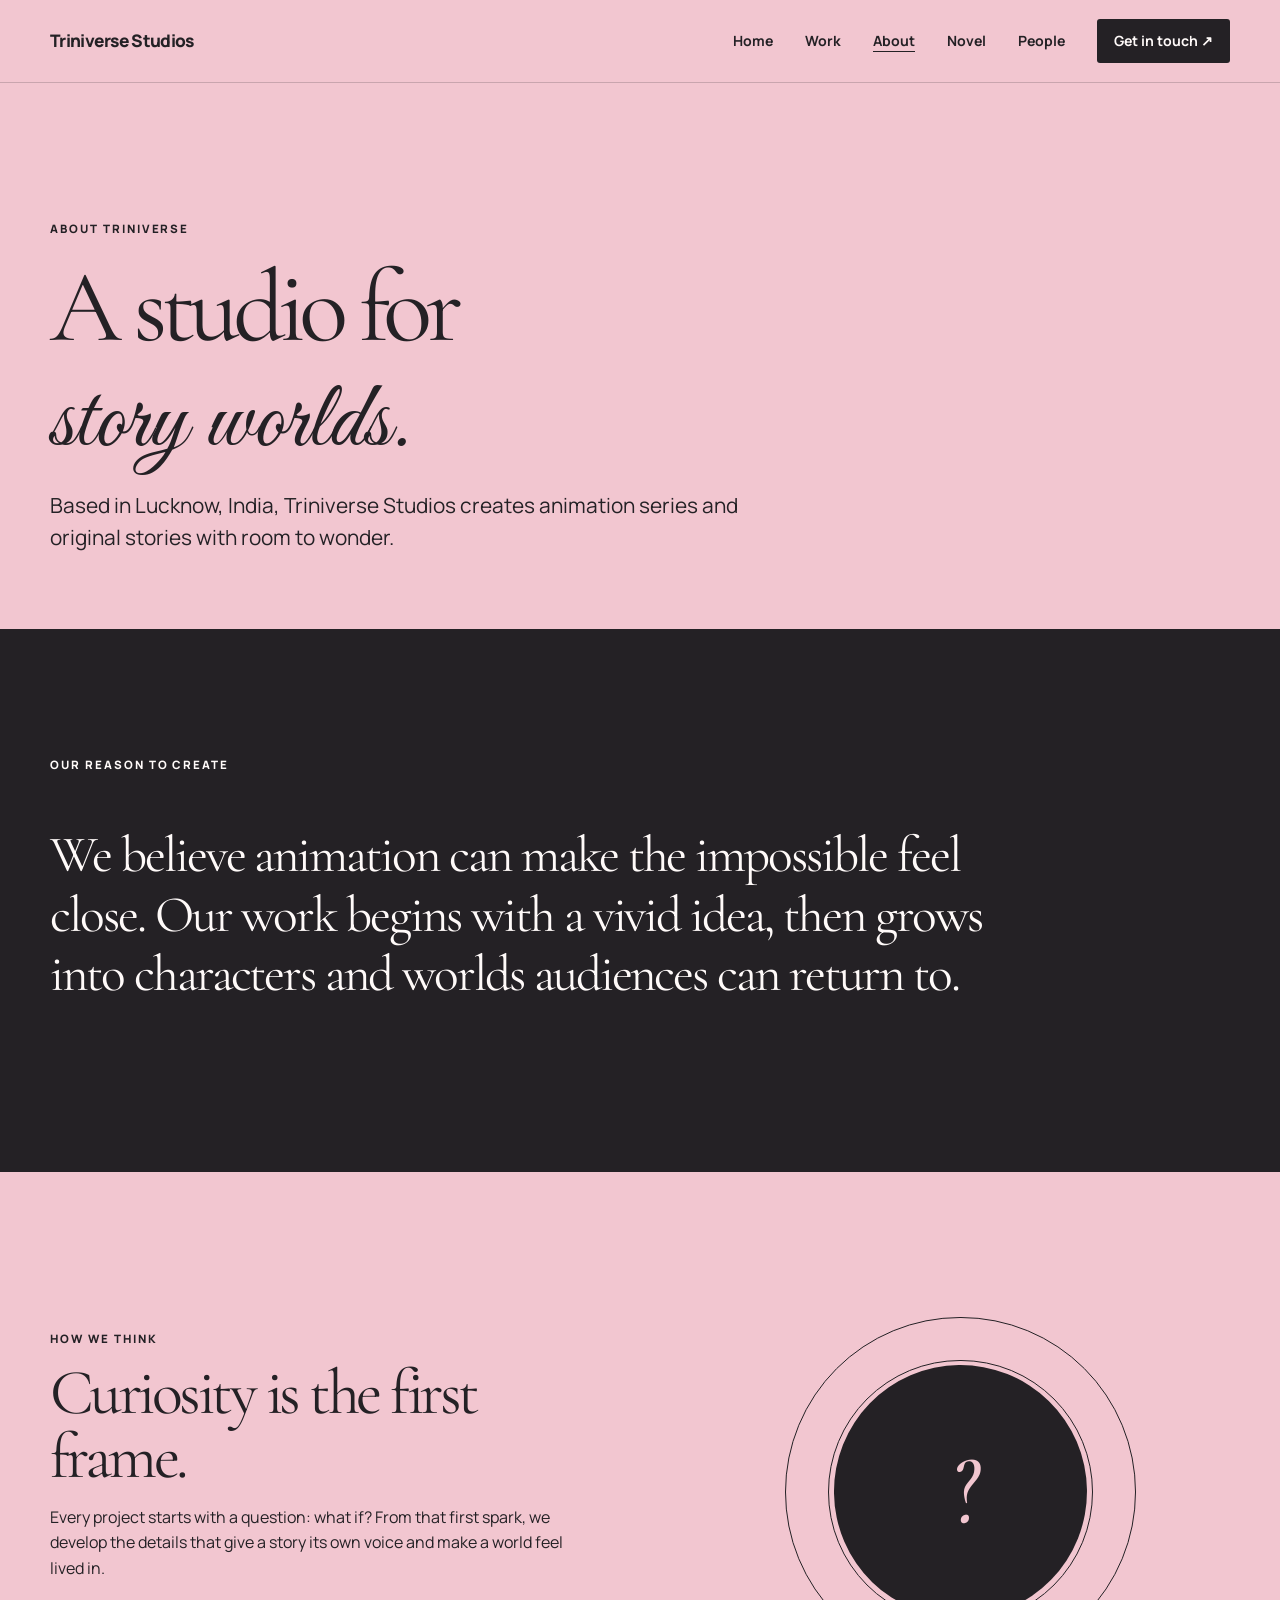
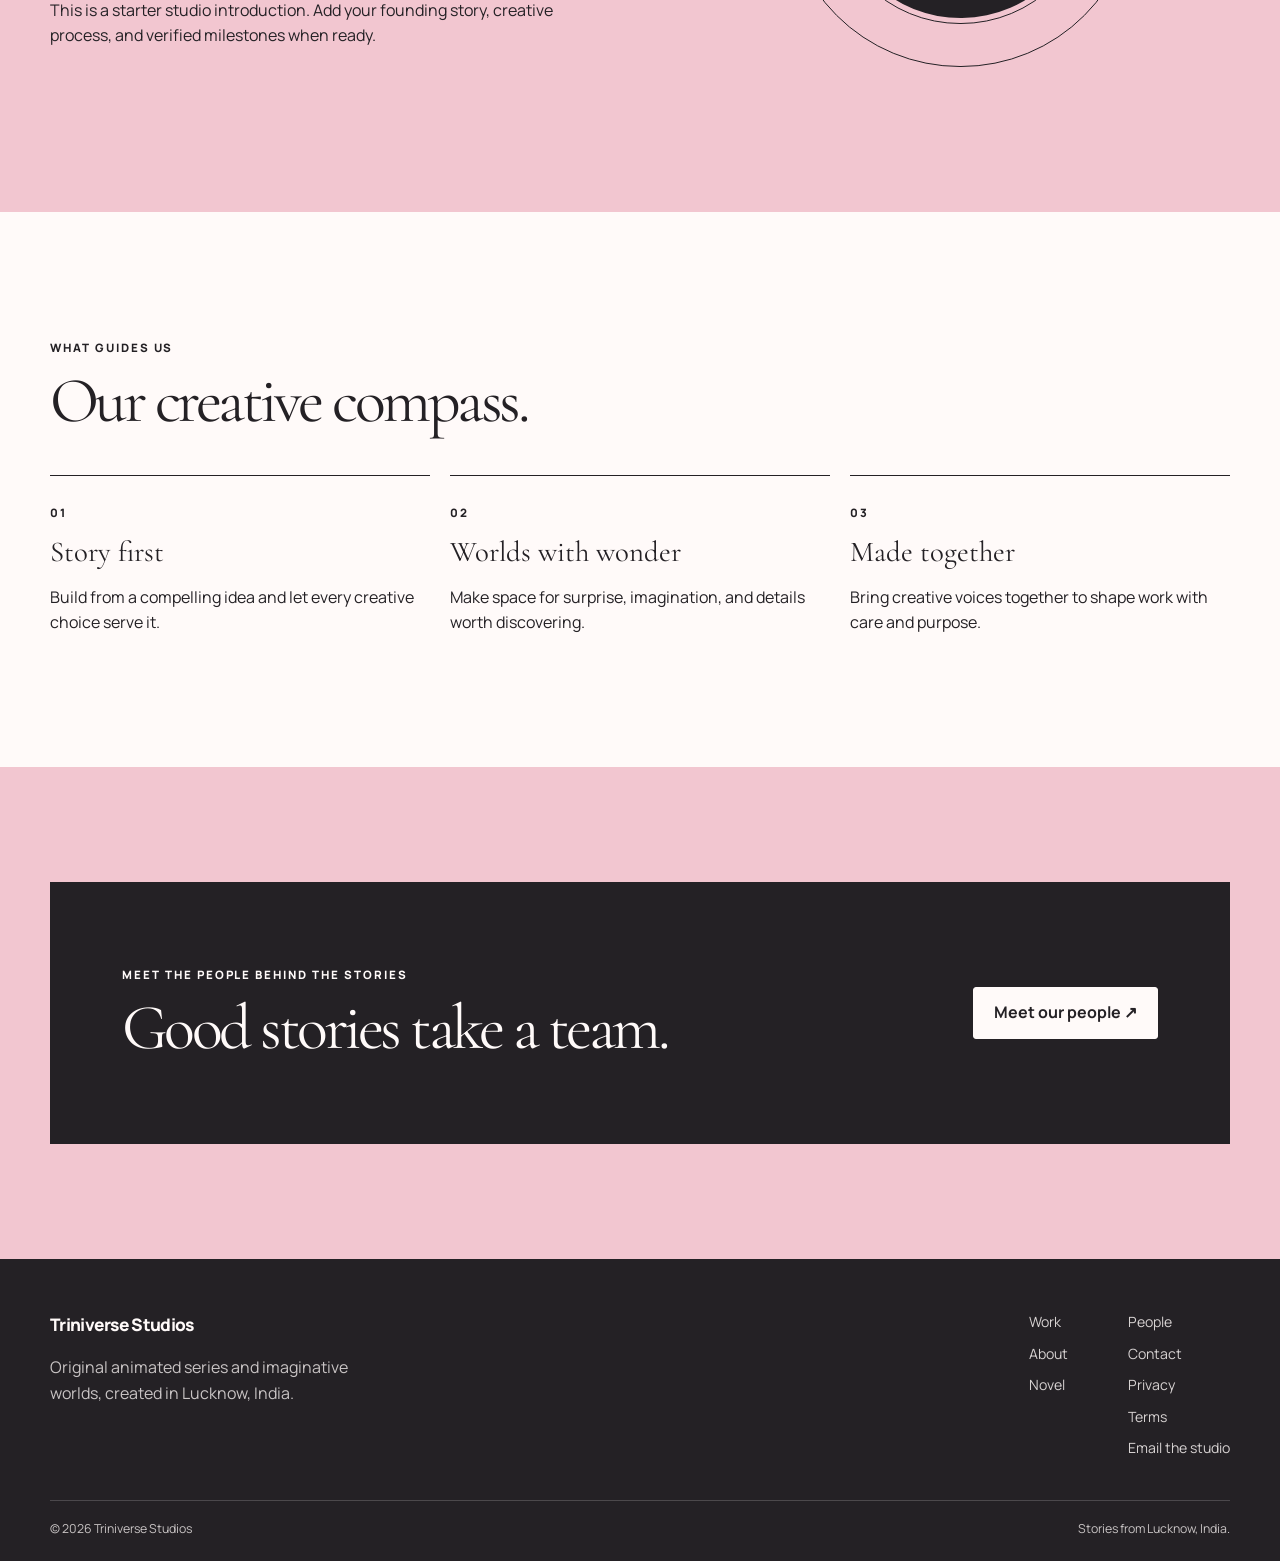
<file: about/index.html>
<!doctype html>
<html lang="en">
  <head>
    <meta charset="utf-8" />
    <meta name="viewport" content="width=device-width, initial-scale=1" />
    <meta name="theme-color" content="#f2c6d0" />
    <meta
      name="description"
      content="Meet Triniverse Studios, a Lucknow-based animation studio creating original animation series and stories."
    />
    <title>About the Studio | Triniverse Studios</title>
    <link rel="icon" href="../assets/favicon.svg" type="image/svg+xml" />
    <link rel="stylesheet" href="../css/style.css" />
    <meta property="og:type" content="website" />
    <meta property="og:title" content="About the Studio | Triniverse Studios" />
    <meta
      property="og:description"
      content="The studio, story-first approach, and creative ambition behind Triniverse."
    />
  </head>
  <body>
    <div class="site-splash" aria-hidden="true">
      <div class="site-splash__lockup">
        <span class="site-splash__word">Triniverse</span
        ><svg
          class="site-splash__flourish"
          viewBox="0 0 320 24"
          aria-hidden="true"
        >
          <path d="M7 18C65 2 104 24 164 13S261 2 313 9" />
        </svg>
      </div>
    </div>
    <a class="skip-link" href="#main">Skip to content</a>
    <header class="site-header">
      <div class="wrap nav-wrap">
        <a class="brand" href="../"><span>Triniverse Studios</span></a
        ><button
          class="menu-toggle"
          type="button"
          aria-expanded="false"
          aria-controls="primary-navigation"
        >
          Menu
        </button>
        <nav
          class="nav-links"
          id="primary-navigation"
          aria-label="Main navigation"
        >
          <a href="../">Home</a><a href="../work/">Work</a
          ><a href="../about/" aria-current="page">About</a
          ><a href="../novel/">Novel</a><a href="../team/">People</a
          ><a class="nav-cta" href="../contact/">Get in touch ↗</a>
        </nav>
      </div>
    </header>
    <main id="main">
      <section class="page-intro">
        <div class="wrap">
          <p class="eyebrow">About Triniverse</p>
          <h1 class="display">A studio for<br /><em>story worlds.</em></h1>
          <p class="lead">
            Based in Lucknow, India, Triniverse Studios creates animation series
            and original stories with room to wonder.
          </p>
        </div>
      </section>
      <section class="section section-dark">
        <div class="wrap">
          <p class="eyebrow">Our reason to create</p>
          <p class="about-statement">
            We believe animation can make the impossible feel close. Our work
            begins with a vivid idea, then grows into characters and worlds
            audiences can return to.
          </p>
        </div>
      </section>
      <section class="section">
        <div class="wrap split">
          <div class="split-copy">
            <p class="eyebrow">How we think</p>
            <h2>Curiosity is the first frame.</h2>
            <p>
              Every project starts with a question: what if? From that first
              spark, we develop the details that give a story its own voice and
              make a world feel lived in.
            </p>
            <p>
              This is a starter studio introduction. Add your founding story,
              creative process, and verified milestones when ready.
            </p>
          </div>
          <div class="split-art" aria-hidden="true">
            <div class="orbit"></div>
            <div class="hero-planet">?</div>
          </div>
        </div>
      </section>
      <section class="section section-paper">
        <div class="wrap">
          <p class="eyebrow">What guides us</p>
          <h2>Our creative compass.</h2>
          <div class="value-grid">
            <article class="value-card">
              <p class="eyebrow">01</p>
              <h3>Story first</h3>
              <p>
                Build from a compelling idea and let every creative choice serve
                it.
              </p>
            </article>
            <article class="value-card">
              <p class="eyebrow">02</p>
              <h3>Worlds with wonder</h3>
              <p>
                Make space for surprise, imagination, and details worth
                discovering.
              </p>
            </article>
            <article class="value-card">
              <p class="eyebrow">03</p>
              <h3>Made together</h3>
              <p>
                Bring creative voices together to shape work with care and
                purpose.
              </p>
            </article>
          </div>
        </div>
      </section>
      <section class="section">
        <div class="wrap cta-panel">
          <div>
            <p class="eyebrow">Meet the people behind the stories</p>
            <h2>Good stories take a team.</h2>
          </div>
          <a class="button button-light" href="../team/">Meet our people ↗</a>
        </div>
      </section>
    </main>
    <footer class="site-footer">
      <div class="wrap">
        <div class="footer-main">
          <div class="footer-brand">
            <a class="brand" href="../">
              <span>Triniverse Studios</span>
            </a>
            <p>
              Original animated series and imaginative worlds, created in
              Lucknow, India.
            </p>
          </div>
          <nav class="footer-nav" aria-label="Footer navigation">
            <div>
              <a href="../work/">Work</a><a href="../about/">About</a
              ><a href="../novel/">Novel</a>
            </div>
            <div>
              <a href="../team/">People</a><a href="../contact/">Contact</a
              ><a href="../privacy/">Privacy</a><a href="../terms/">Terms</a
              ><a href="mailto:theart.illeryuniverse@gmail.com"
                >Email the studio</a
              >
            </div>
          </nav>
        </div>
        <div class="footer-bottom">
          <span>© <span data-year>2026</span> Triniverse Studios</span
          ><span>Stories from Lucknow, India.</span>
        </div>
      </div>
    </footer>
    <script src="../js/main.js" defer></script>
  </body>
</html>
</file>
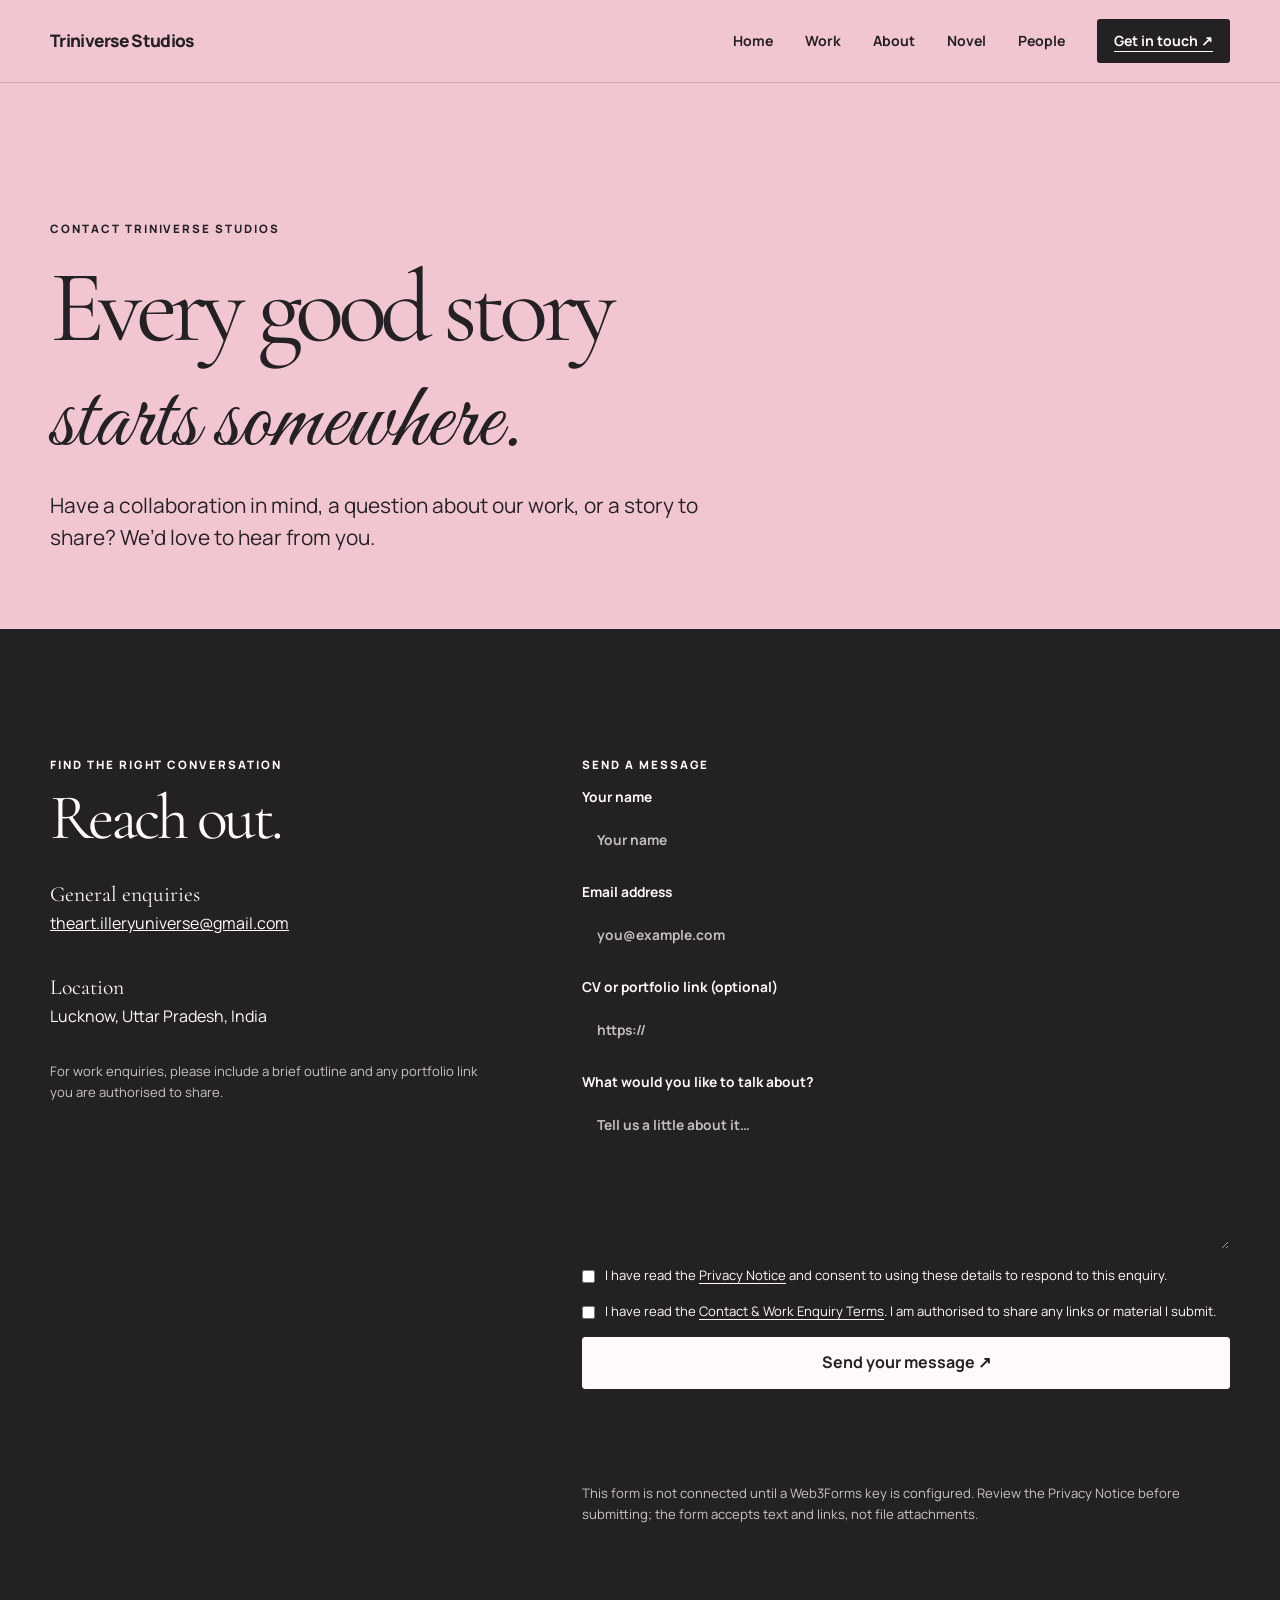
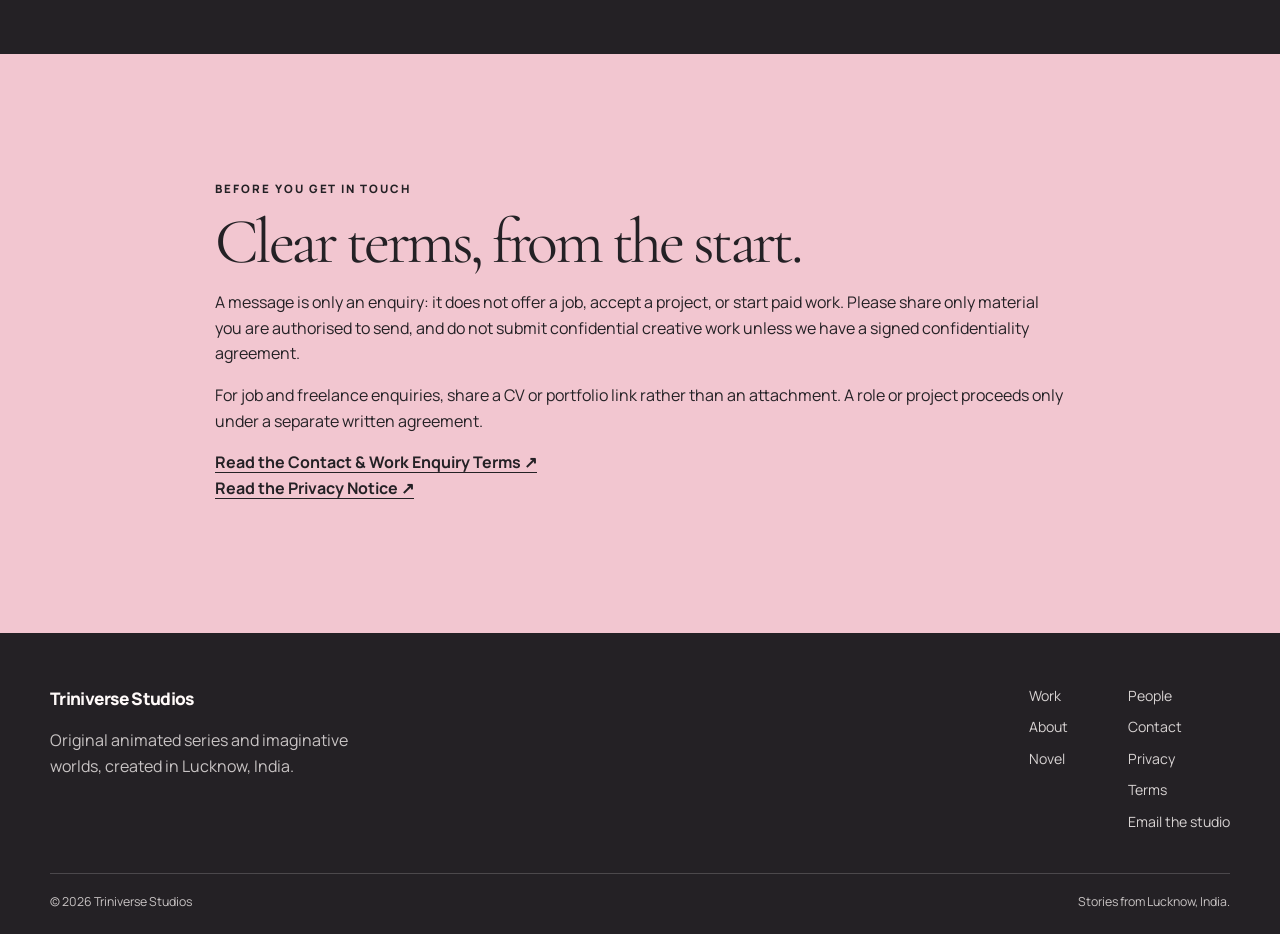
<file: contact/index.html>
<!doctype html>
<html lang="en">
  <head>
    <meta charset="utf-8" />
    <meta name="viewport" content="width=device-width, initial-scale=1" />
    <meta name="theme-color" content="#f2c6d0" />
    <meta
      name="description"
      content="Contact Triniverse Studios in Lucknow about animation, creative collaborations, partnerships, and work opportunities."
    />
    <title>Contact Triniverse Studios | Lucknow</title>
    <link rel="icon" href="../assets/favicon.svg" type="image/svg+xml" />
    <link rel="stylesheet" href="../css/style.css" />
    <meta property="og:type" content="website" />
    <meta property="og:title" content="Contact Triniverse Studios" />
    <meta
      property="og:description"
      content="Talk to Triniverse Studios about stories, animation, and collaboration."
    />
  </head>
  <body>
    <div class="site-splash" aria-hidden="true">
      <div class="site-splash__lockup">
        <span class="site-splash__word">Triniverse</span
        ><svg
          class="site-splash__flourish"
          viewBox="0 0 320 24"
          aria-hidden="true"
        >
          <path d="M7 18C65 2 104 24 164 13S261 2 313 9" />
        </svg>
      </div>
    </div>
    <a class="skip-link" href="#main">Skip to content</a>
    <header class="site-header">
      <div class="wrap nav-wrap">
        <a class="brand" href="../"><span>Triniverse Studios</span></a
        ><button
          class="menu-toggle"
          type="button"
          aria-expanded="false"
          aria-controls="primary-navigation"
        >
          Menu
        </button>
        <nav
          class="nav-links"
          id="primary-navigation"
          aria-label="Main navigation"
        >
          <a href="../">Home</a><a href="../work/">Work</a
          ><a href="../about/">About</a><a href="../novel/">Novel</a
          ><a href="../team/">People</a
          ><a class="nav-cta" href="../contact/" aria-current="page"
            >Get in touch ↗</a
          >
        </nav>
      </div>
    </header>
    <main id="main">
      <section class="page-intro">
        <div class="wrap">
          <p class="eyebrow">Contact Triniverse Studios</p>
          <h1 class="display">
            Every good story<br /><em>starts somewhere.</em>
          </h1>
          <p class="lead">
            Have a collaboration in mind, a question about our work, or a story
            to share? We’d love to hear from you.
          </p>
        </div>
      </section>
      <section class="section section-dark">
        <div class="wrap contact-grid">
          <div>
            <p class="eyebrow">Find the right conversation</p>
            <h2>Reach out.</h2>
            <div class="contact-item">
              <h3>General enquiries</h3>
              <p>
                <a href="mailto:theart.illeryuniverse@gmail.com"
                  >theart.illeryuniverse@gmail.com</a
                >
              </p>
            </div>
            <div class="contact-item">
              <h3>Location</h3>
              <p>Lucknow, Uttar Pradesh, India</p>
            </div>
            <p class="notice">
              For work enquiries, please include a brief outline and any
              portfolio link you are authorised to share.
            </p>
          </div>
          <div>
            <p class="eyebrow">Send a message</p>
            <form
              class="contact-form"
              data-web3forms
              data-success="Thanks for reaching out. Your message has been sent."
            >
              <input
                type="hidden"
                name="subject"
                value="New enquiry from Triniverse Studios website"
              /><label
                >Your name<input
                  class="field"
                  type="text"
                  name="name"
                  autocomplete="name"
                  placeholder="Your name"
                  required /></label
              ><label
                >Email address<input
                  class="field"
                  type="email"
                  name="email"
                  autocomplete="email"
                  placeholder="you@example.com"
                  required /></label
              ><label
                >CV or portfolio link (optional)<input
                  class="field"
                  type="url"
                  name="portfolio_url"
                  placeholder="https://"
                  autocomplete="url" /></label
              ><label
                >What would you like to talk about?<textarea
                  class="field"
                  name="message"
                  placeholder="Tell us a little about it…"
                  required
                ></textarea></label
              ><label class="consent-row"
                ><input
                  type="checkbox"
                  name="privacy_consent"
                  value="yes"
                  required
                /><span
                  >I have read the
                  <a
                    href="../privacy/"
                    target="_blank"
                    rel="noopener noreferrer"
                    >Privacy Notice</a
                  >
                  and consent to using these details to respond to this
                  enquiry.</span
                ></label
              ><label class="consent-row"
                ><input
                  type="checkbox"
                  name="terms_acknowledged"
                  value="yes"
                  required
                /><span
                  >I have read the
                  <a href="../terms/" target="_blank" rel="noopener noreferrer"
                    >Contact &amp; Work Enquiry Terms</a
                  >. I am authorised to share any links or material I
                  submit.</span
                ></label
              ><button class="button button-light" type="submit">
                Send your message ↗
              </button>
              <p class="form-status" role="status" aria-live="polite"></p>
              <p class="notice">
                This form is not connected until a Web3Forms key is configured.
                Review the Privacy Notice before submitting; the form accepts
                text and links, not file attachments.
              </p>
            </form>
          </div>
        </div>
      </section>
      <section class="section">
        <div class="wrap legal-summary">
          <p class="eyebrow">Before you get in touch</p>
          <h2>Clear terms, from the start.</h2>
          <p>
            A message is only an enquiry: it does not offer a job, accept a
            project, or start paid work. Please share only material you are
            authorised to send, and do not submit confidential creative work
            unless we have a signed confidentiality agreement.
          </p>
          <p>
            For job and freelance enquiries, share a CV or portfolio link rather
            than an attachment. A role or project proceeds only under a separate
            written agreement.
          </p>
          <p>
            <a class="text-link" href="../terms/"
              >Read the Contact &amp; Work Enquiry Terms ↗</a
            ><br /><a class="text-link" href="../privacy/"
              >Read the Privacy Notice ↗</a
            >
          </p>
        </div>
      </section>
    </main>
    <footer class="site-footer">
      <div class="wrap">
        <div class="footer-main">
          <div class="footer-brand">
            <a class="brand" href="../">
              <span>Triniverse Studios</span>
            </a>
            <p>
              Original animated series and imaginative worlds, created in
              Lucknow, India.
            </p>
          </div>
          <nav class="footer-nav" aria-label="Footer navigation">
            <div>
              <a href="../work/">Work</a><a href="../about/">About</a
              ><a href="../novel/">Novel</a>
            </div>
            <div>
              <a href="../team/">People</a><a href="../contact/">Contact</a
              ><a href="../privacy/">Privacy</a><a href="../terms/">Terms</a
              ><a href="mailto:theart.illeryuniverse@gmail.com"
                >Email the studio</a
              >
            </div>
          </nav>
        </div>
        <div class="footer-bottom">
          <span>© <span data-year>2026</span> Triniverse Studios</span
          ><span>Stories from Lucknow, India.</span>
        </div>
      </div>
    </footer>
    <script src="../js/main.js" defer></script>
  </body>
</html>
</file>
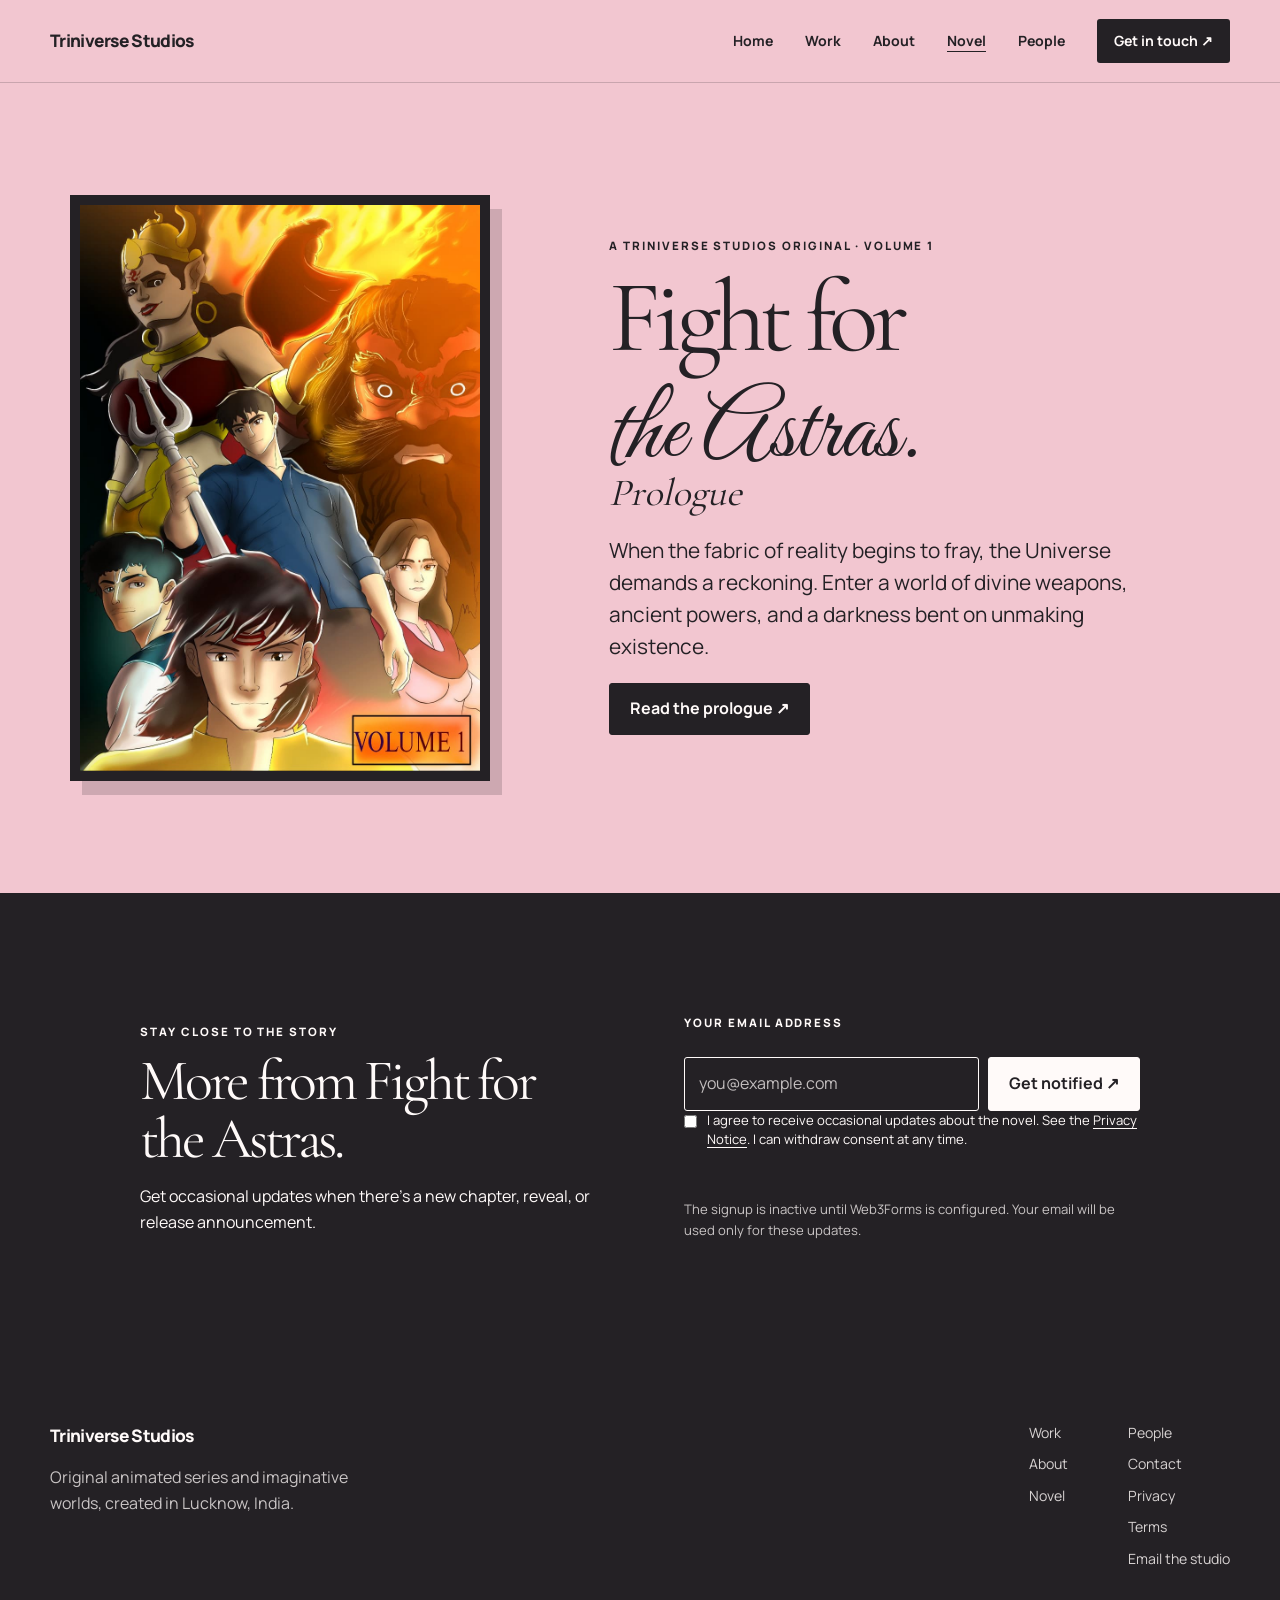
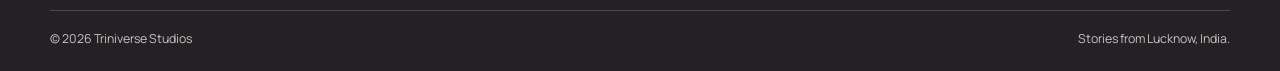
<file: novel/index.html>
<!doctype html>
<html lang="en">
  <head>
    <meta charset="utf-8" />
    <meta name="viewport" content="width=device-width, initial-scale=1" />
    <meta name="theme-color" content="#f2c6d0" />
    <meta
      name="description"
      content="Read the Prologue of Fight for the Astras, a mythic fantasy novel from Triniverse Studios."
    />
    <title>Fight for the Astras — Prologue | Triniverse Studios</title>
    <link rel="icon" href="../assets/favicon.svg" type="image/svg+xml" />
    <link rel="stylesheet" href="../css/style.css" />
    <meta property="og:type" content="article" />
    <meta
      property="og:title"
      content="Fight for the Astras — Prologue | Triniverse Studios"
    />
    <meta
      property="og:description"
      content="The fire of the gods. The architects of chaos. Read the opening chapter."
    />
  </head>
  <body>
    <div class="site-splash" aria-hidden="true">
      <div class="site-splash__lockup">
        <span class="site-splash__word">Triniverse</span
        ><svg
          class="site-splash__flourish"
          viewBox="0 0 320 24"
          aria-hidden="true"
        >
          <path d="M7 18C65 2 104 24 164 13S261 2 313 9" />
        </svg>
      </div>
    </div>
    <a class="skip-link" href="#main">Skip to content</a>
    <header class="site-header">
      <div class="wrap nav-wrap">
        <a class="brand" href="../"><span>Triniverse Studios</span></a
        ><button
          class="menu-toggle"
          type="button"
          aria-expanded="false"
          aria-controls="primary-navigation"
        >
          Menu
        </button>
        <nav
          class="nav-links"
          id="primary-navigation"
          aria-label="Main navigation"
        >
          <a href="../">Home</a><a href="../work/">Work</a
          ><a href="../about/">About</a
          ><a href="../novel/" aria-current="page">Novel</a
          ><a href="../team/">People</a
          ><a class="nav-cta" href="../contact/">Get in touch ↗</a>
        </nav>
      </div>
    </header>
    <main id="main">
      <section class="novel-hero-section">
        <div class="wrap novel-hero">
          <figure class="novel-cover">
            <img
              src="../assets/images/coverpage.jpeg"
              alt="Volume 1 cover art for Fight for the Astras, featuring a young hero with a trident and mythic figures against a fiery sky."
              width="904"
              height="1280"
              fetchpriority="high"
              decoding="async"
            />
          </figure>
          <div class="novel-hero-copy">
            <p class="eyebrow">A Triniverse Studios original · Volume 1</p>
            <h1 class="display">Fight for<br /><em>the Astras.</em></h1>
            <p class="novel-subtitle">Prologue</p>
            <p class="lead">
              When the fabric of reality begins to fray, the Universe demands a
              reckoning. Enter a world of divine weapons, ancient powers, and a
              darkness bent on unmaking existence.
            </p>
            <p>
              <button
                class="button"
                type="button"
                id="open-prologue"
                aria-haspopup="dialog"
                aria-controls="chapter-dialog"
              >
                Read the prologue ↗
              </button>
            </p>
          </div>
        </div>
      </section>
      <dialog
        class="chapter-dialog"
        id="chapter-dialog"
        aria-labelledby="chapter-title"
      >
        <div class="chapter-dialog__surface">
          <header class="chapter-dialog__header">
            <div>
              <p class="eyebrow">Fight for the Astras · Volume 1</p>
              <h2 id="chapter-title">Prologue</h2>
            </div>
            <button
              class="chapter-dialog__close"
              type="button"
              aria-label="Close prologue"
              autofocus
            >
              ×
            </button>
          </header>
          <div class="chapter-dialog__body">
            <div class="chapter-verse">
              <p class="eyebrow">The verse</p>
              <blockquote class="verse-quote" lang="sa-Latn">
                <p>
                  yada yada hi dharmasya glanirbhavati bharata |<br />
                  abhyutthanamadharmasya tadatmanam srijamyaham ||<br />
                  paritranaya sadhunang vinashaya cha dushkritam |<br />
                  dharmsansthangpnarthaye sabhavami yuge yuge ||
                </p>
              </blockquote>
            </div>
            <article class="novel-chapter">
              <p class="eyebrow">Fight for the Astras</p>
              <h2>The Prologue</h2>
              <p class="chapter-opening" id="chapter-opening">
                When the fabric of reality begins to fray under the weight of
                sin, and the cries of the righteous are drowned by the laughter
                of the wicked, the Universe demands a reckoning. This is not
                just a chronicle of war; it is the scream of existence itself.
              </p>
              <h2>The Fire of the Gods</h2>
              <p>
                Long ago, a warrior’s strength wasn't measured by muscle, but by
                the Astras. These weren't mere weapons; they were the raw
                essence of the gods. Imagine a nuclear warhead, then imagine
                something far worse. These celestial arms didn't just break
                bodies, they shattered souls.
              </p>
              <p>
                An Astra couldn't be simply picked up. They were locked by
                sacred frequencies called Mantras, taught only by Sages to those
                with the discipline to master them. While many commanded the
                elements, like the fires of the Agneyastra or the tides of the
                Varunastra, nothing compared to the Mahastras. The weapons of
                the Trinity, the Brahmastra, Narayanastra, and Pashupatastra,
                held the power to unmake the universe itself.
              </p>
              <figure class="chapter-image">
                <img
                  src="../assets/images/brahmastra.jpeg"
                  alt="The Brahmastra — the celestial weapon of Brahma, radiating divine energy"
                  width="1200"
                  height="800"
                  loading="lazy"
                  decoding="async"
                />
                <figcaption>The Brahmastra — weapon of creation</figcaption>
              </figure>
              <h2>The Architects of Chaos</h2>
              <h3>The Rakshasas</h3>
              <p>
                They are not mere 'demons' of folklore; they are the ancient
                anti-existence. The Rakshasas are entities born from the primal
                darkness, fueled by a hunger that no flesh can sate. Their
                lineage is older than the mountains, they're driven by an
                eternal hatred for Sriman Narayan and their singular ambition is
                the ultimate blasphemy, to plunge the three worlds into an
                eternal, cold void. They do not just kill; they unmake.
              </p>
              <figure class="chapter-image">
                <img
                  src="../assets/images/Rakhshasa.jpeg"
                  alt="The Rakshasas — ancient anti-existence entities born from primal darkness"
                  width="1200"
                  height="800"
                  loading="lazy"
                  decoding="async"
                />
                <figcaption>The Rakshasas — architects of chaos</figcaption>
              </figure>
              <p class="chapter-ending">
                The mantras are chanting. The sky is bleeding. The bow is drawn.
                Then the Kali rises.
              </p>
            </article>
          </div>
        </div>
      </dialog>
      <section class="section section-dark">
        <div class="wrap novel-updates">
          <div>
            <p class="eyebrow">Stay close to the story</p>
            <h2>More from Fight for the Astras.</h2>
            <p>
              Get occasional updates when there’s a new chapter, reveal, or
              release announcement.
            </p>
          </div>
          <form
            data-web3forms
            data-success="Thanks for your interest. We’ll be in touch when there’s news."
            novalidate
          >
            <input
              type="hidden"
              name="subject"
              value="Fight for the Astras — updates signup"
            />
            <label class="eyebrow" for="notify-email">Your email address</label>
            <div class="form-row">
              <input
                class="field"
                id="notify-email"
                type="email"
                name="email"
                placeholder="you@example.com"
                autocomplete="email"
                required
              />
              <button class="button button-light" type="submit">
                Get notified ↗
              </button>
            </div>
            <label class="consent-row">
              <input
                type="checkbox"
                name="updates_consent"
                value="yes"
                required
              />
              <span>
                I agree to receive occasional updates about the novel. See the
                <a href="../privacy/" target="_blank" rel="noopener noreferrer"
                  >Privacy Notice</a
                >. I can withdraw consent at any time.
              </span>
            </label>
            <p class="form-status" role="status" aria-live="polite"></p>
            <p class="notice">
              The signup is inactive until Web3Forms is configured. Your email
              will be used only for these updates.
            </p>
          </form>
        </div>
      </section>
    </main>
    <footer class="site-footer">
      <div class="wrap">
        <div class="footer-main">
          <div class="footer-brand">
            <a class="brand" href="../">
              <span>Triniverse Studios</span>
            </a>
            <p>
              Original animated series and imaginative worlds, created in
              Lucknow, India.
            </p>
          </div>
          <nav class="footer-nav" aria-label="Footer navigation">
            <div>
              <a href="../work/">Work</a><a href="../about/">About</a
              ><a href="../novel/">Novel</a>
            </div>
            <div>
              <a href="../team/">People</a><a href="../contact/">Contact</a
              ><a href="../privacy/">Privacy</a><a href="../terms/">Terms</a
              ><a href="mailto:theart.illeryuniverse@gmail.com"
                >Email the studio</a
              >
            </div>
          </nav>
        </div>
        <div class="footer-bottom">
          <span>© <span data-year>2026</span> Triniverse Studios</span
          ><span>Stories from Lucknow, India.</span>
        </div>
      </div>
    </footer>
    <script src="../js/main.js" defer></script>
  </body>
</html>
</file>
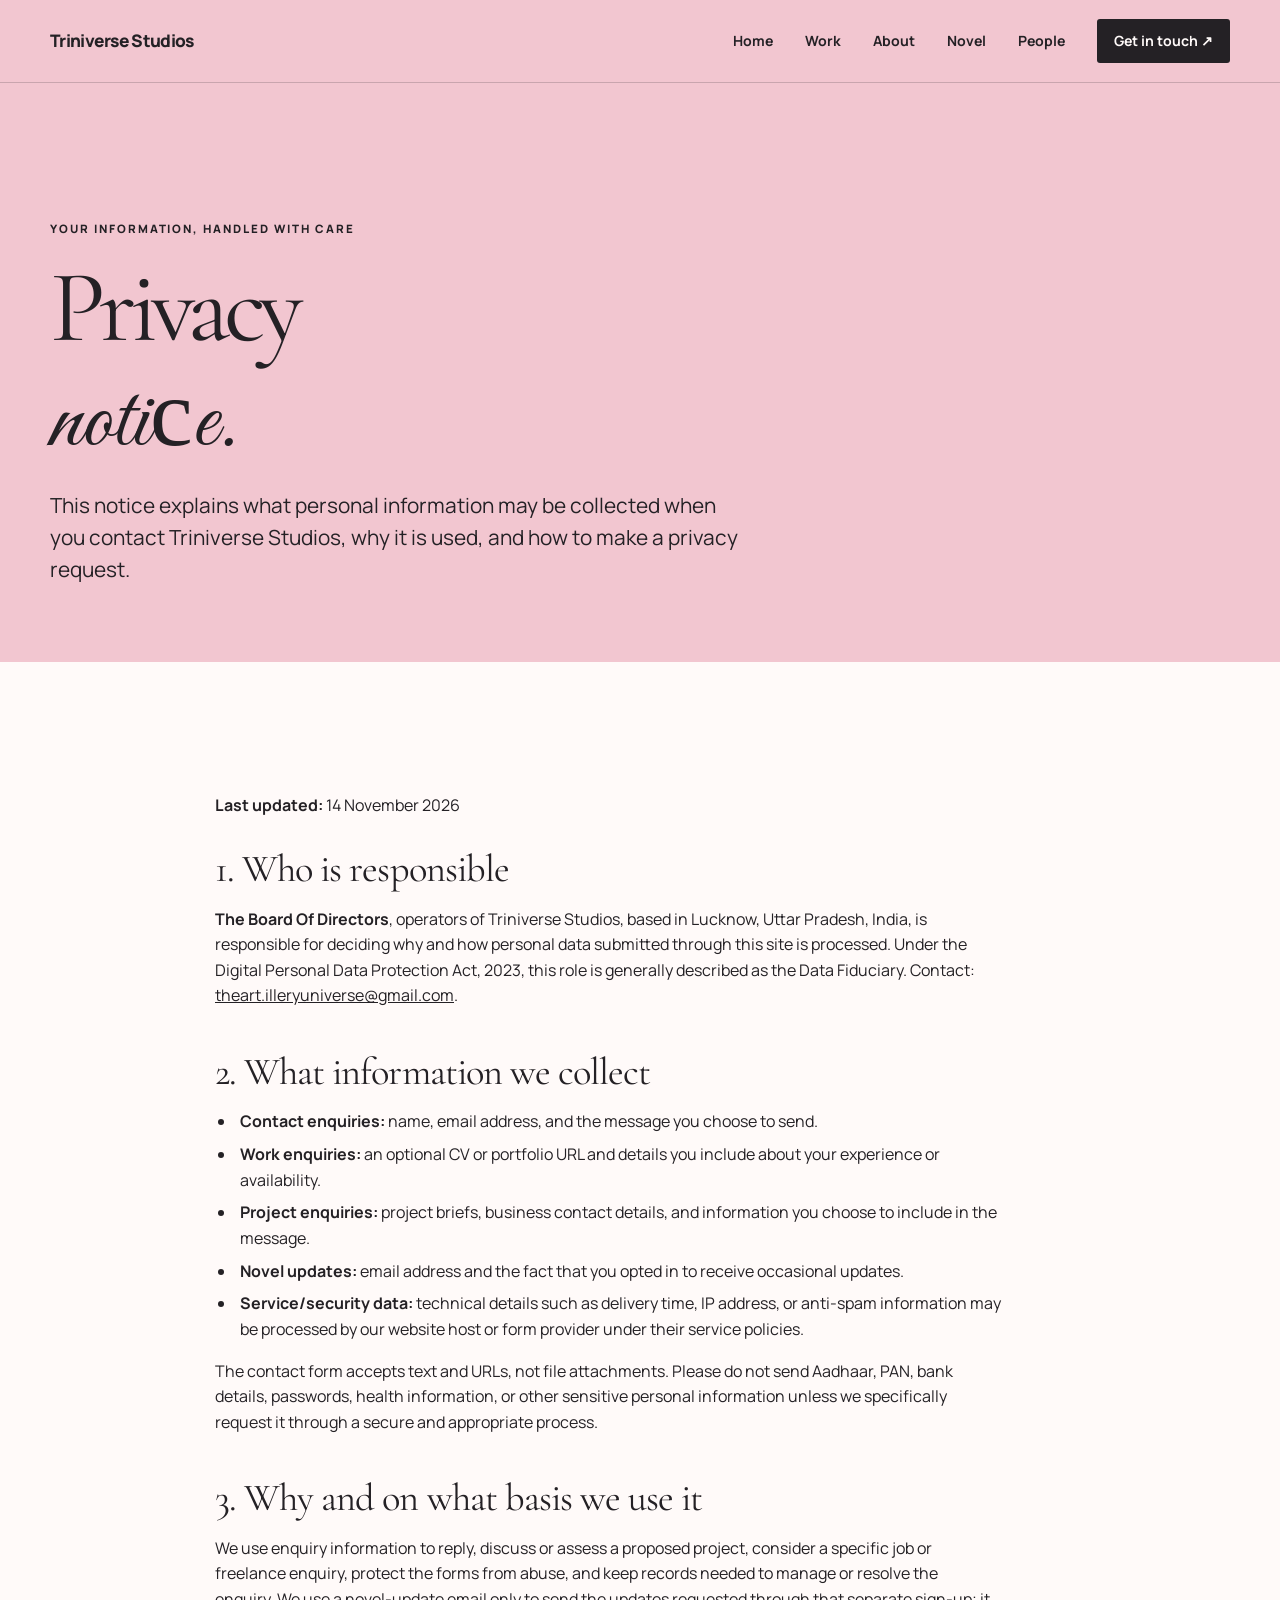
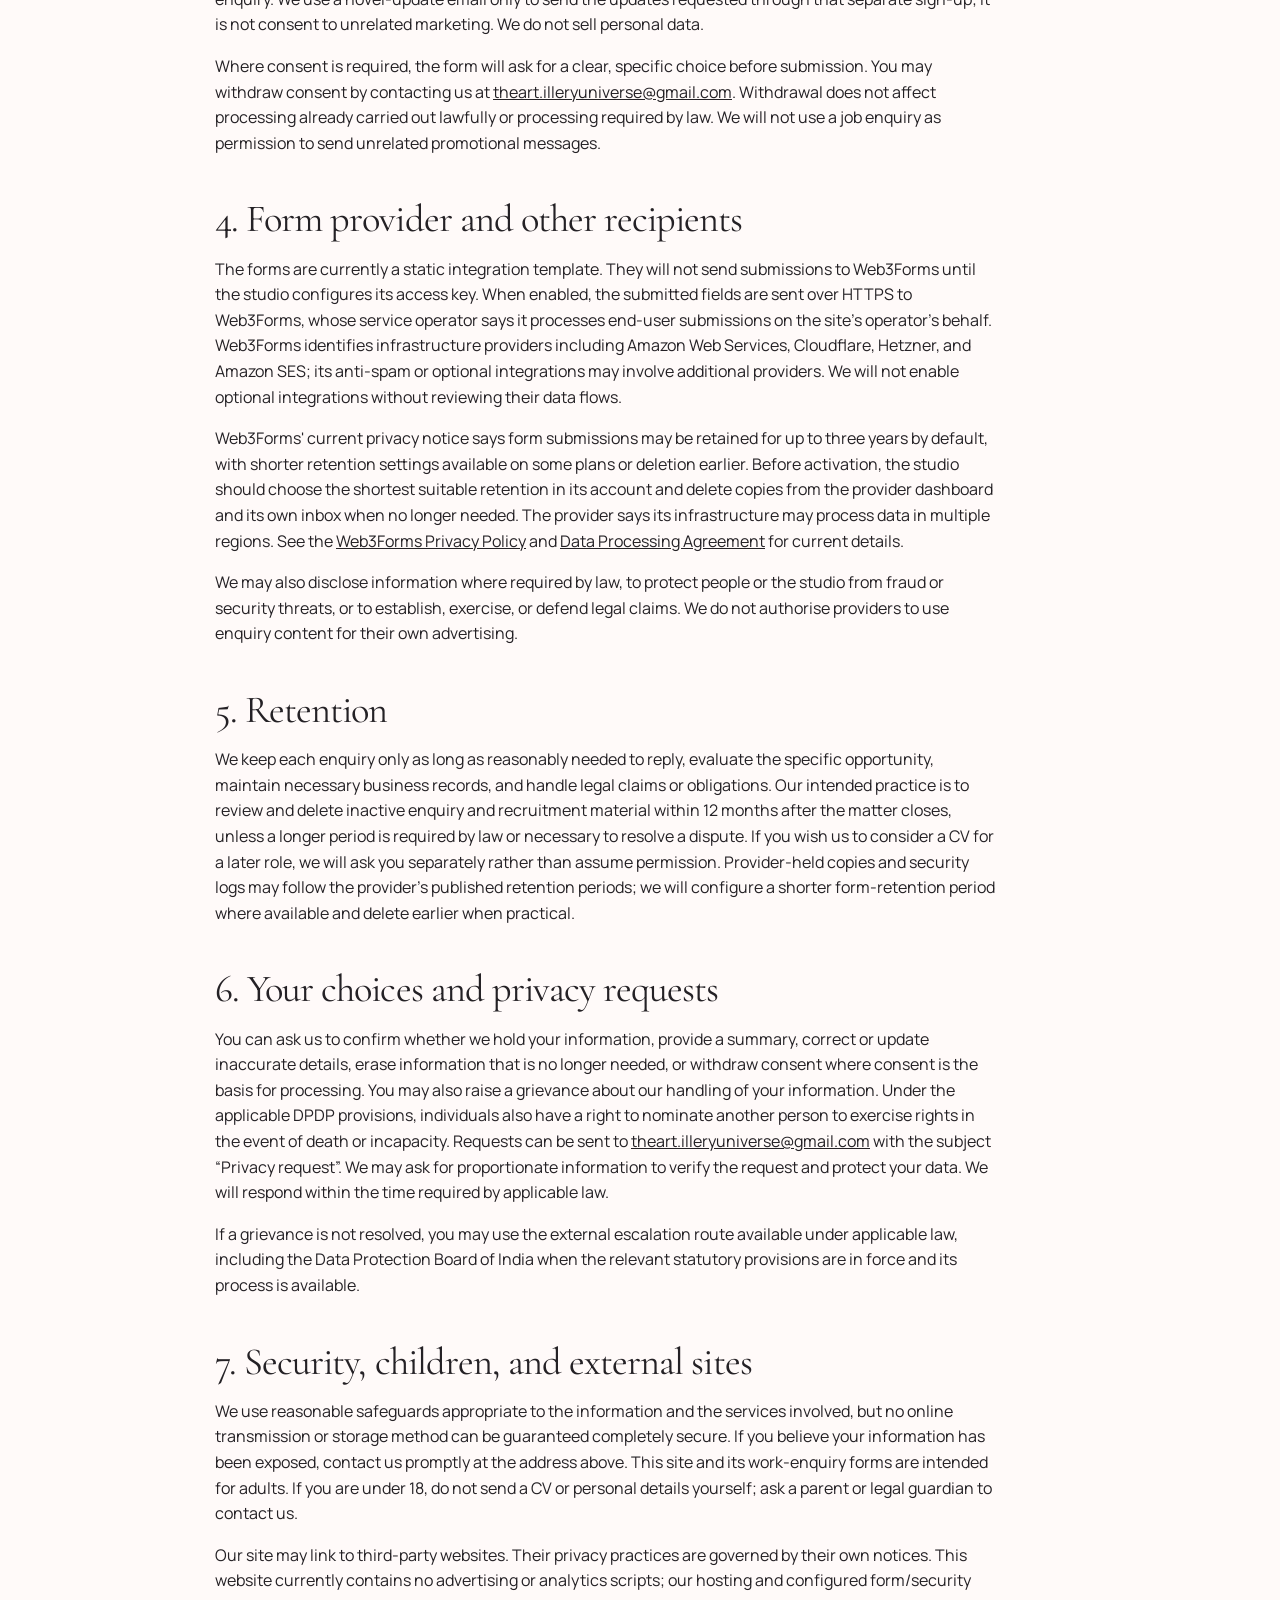
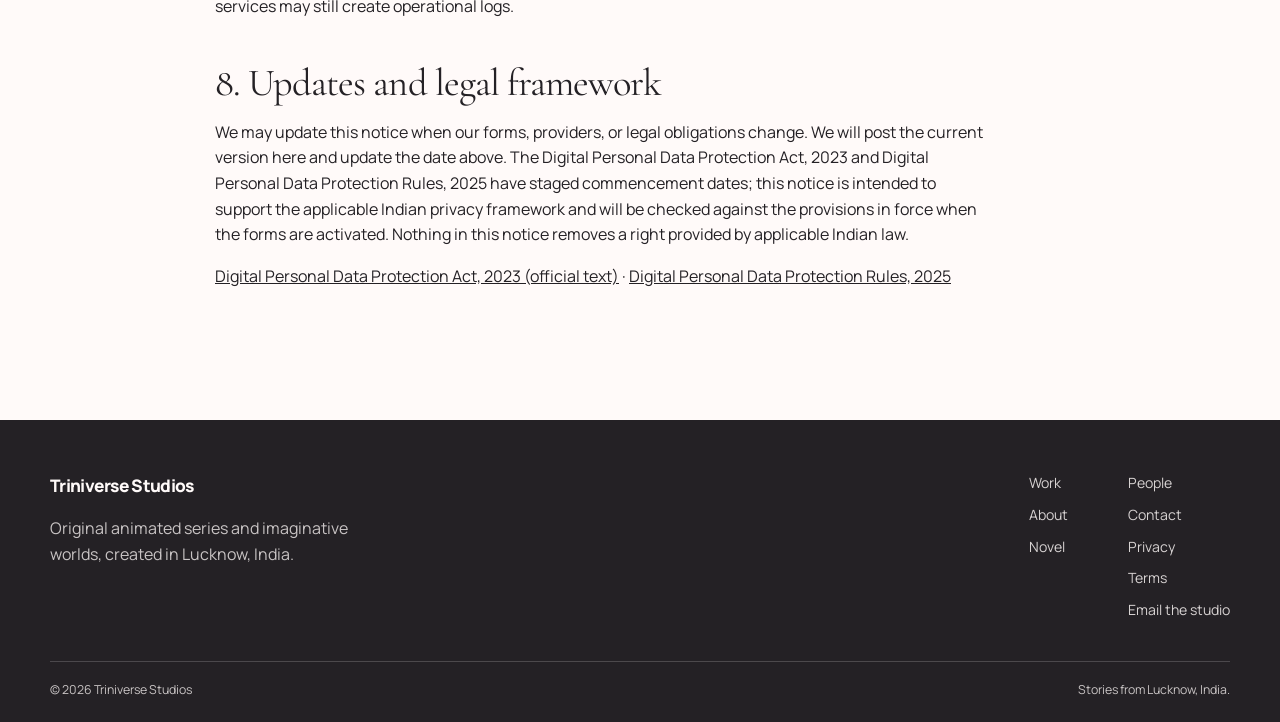
<file: privacy/index.html>
<!doctype html>
<html lang="en">
  <head>
    <meta charset="utf-8" />
    <meta name="viewport" content="width=device-width, initial-scale=1" />
    <meta name="theme-color" content="#f2c6d0" />
    <meta
      name="description"
      content="Privacy notice for job, freelance, project and novel-update enquiries to Triniverse Studios, including personal data and DPDP Act requests."
    />
    <title>Privacy Notice | Triniverse Studios</title>
    <link rel="icon" href="../assets/favicon.svg" type="image/svg+xml" />
    <link rel="stylesheet" href="../css/style.css" />
    <meta property="og:type" content="website" />
    <meta property="og:title" content="Privacy Notice | Triniverse Studios" />
    <meta
      property="og:description"
      content="How Triniverse Studios uses personal information sent through its website forms."
    />
  </head>
  <body>
    <a class="skip-link" href="#main">Skip to content</a>
    <div class="site-splash" aria-hidden="true">
      <div class="site-splash__lockup">
        <span class="site-splash__word">Triniverse</span
        ><svg
          class="site-splash__flourish"
          viewBox="0 0 320 24"
          aria-hidden="true"
        >
          <path d="M7 18C65 2 104 24 164 13S261 2 313 9" />
        </svg>
      </div>
    </div>
    <header class="site-header">
      <div class="wrap nav-wrap">
        <a class="brand" href="../"><span>Triniverse Studios</span></a
        ><button
          class="menu-toggle"
          type="button"
          aria-expanded="false"
          aria-controls="primary-navigation"
        >
          Menu
        </button>
        <nav
          class="nav-links"
          id="primary-navigation"
          aria-label="Main navigation"
        >
          <a href="../">Home</a><a href="../work/">Work</a
          ><a href="../about/">About</a><a href="../novel/">Novel</a
          ><a href="../team/">People</a
          ><a class="nav-cta" href="../contact/">Get in touch ↗</a>
        </nav>
      </div>
    </header>
    <main id="main">
      <section class="page-intro">
        <div class="wrap">
          <p class="eyebrow">Your information, handled with care</p>
          <h1 class="display">Privacy<br /><em>notice.</em></h1>
          <p class="lead">
            This notice explains what personal information may be collected when
            you contact Triniverse Studios, why it is used, and how to make a
            privacy request.
          </p>
        </div>
      </section>
      <section class="section section-paper">
        <div class="wrap legal-content">
          <p><strong>Last updated:</strong> 14 November 2026</p>
          <h2>1. Who is responsible</h2>
          <p>
            <strong>The Board Of Directors</strong>, operators of Triniverse
            Studios, based in Lucknow, Uttar Pradesh, India, is responsible for
            deciding why and how personal data submitted through this site is
            processed. Under the Digital Personal Data Protection Act, 2023,
            this role is generally described as the Data Fiduciary. Contact:
            <a href="mailto:theart.illeryuniverse@gmail.com"
              >theart.illeryuniverse@gmail.com</a
            >.
          </p>
          <h2>2. What information we collect</h2>
          <ul>
            <li>
              <strong>Contact enquiries:</strong> name, email address, and the
              message you choose to send.
            </li>
            <li>
              <strong>Work enquiries:</strong> an optional CV or portfolio URL
              and details you include about your experience or availability.
            </li>
            <li>
              <strong>Project enquiries:</strong> project briefs, business
              contact details, and information you choose to include in the
              message.
            </li>
            <li>
              <strong>Novel updates:</strong> email address and the fact that
              you opted in to receive occasional updates.
            </li>
            <li>
              <strong>Service/security data:</strong> technical details such as
              delivery time, IP address, or anti-spam information may be
              processed by our website host or form provider under their service
              policies.
            </li>
          </ul>
          <p>
            The contact form accepts text and URLs, not file attachments. Please
            do not send Aadhaar, PAN, bank details, passwords, health
            information, or other sensitive personal information unless we
            specifically request it through a secure and appropriate process.
          </p>
          <h2>3. Why and on what basis we use it</h2>
          <p>
            We use enquiry information to reply, discuss or assess a proposed
            project, consider a specific job or freelance enquiry, protect the
            forms from abuse, and keep records needed to manage or resolve the
            enquiry. We use a novel-update email only to send the updates
            requested through that separate sign-up; it is not consent to
            unrelated marketing. We do not sell personal data.
          </p>
          <p>
            Where consent is required, the form will ask for a clear, specific
            choice before submission. You may withdraw consent by contacting us
            at
            <a href="mailto:theart.illeryuniverse@gmail.com"
              >theart.illeryuniverse@gmail.com</a
            >. Withdrawal does not affect processing already carried out
            lawfully or processing required by law. We will not use a job
            enquiry as permission to send unrelated promotional messages.
          </p>
          <h2>4. Form provider and other recipients</h2>
          <p>
            The forms are currently a static integration template. They will not
            send submissions to Web3Forms until the studio configures its access
            key. When enabled, the submitted fields are sent over HTTPS to
            Web3Forms, whose service operator says it processes end-user
            submissions on the site's operator's behalf. Web3Forms identifies
            infrastructure providers including Amazon Web Services, Cloudflare,
            Hetzner, and Amazon SES; its anti-spam or optional integrations may
            involve additional providers. We will not enable optional
            integrations without reviewing their data flows.
          </p>
          <p>
            Web3Forms' current privacy notice says form submissions may be
            retained for up to three years by default, with shorter retention
            settings available on some plans or deletion earlier. Before
            activation, the studio should choose the shortest suitable retention
            in its account and delete copies from the provider dashboard and its
            own inbox when no longer needed. The provider says its
            infrastructure may process data in multiple regions. See the
            <a
              href="https://web3forms.com/privacy"
              target="_blank"
              rel="noopener noreferrer"
              >Web3Forms Privacy Policy</a
            >
            and
            <a
              href="https://web3forms.com/dpa"
              target="_blank"
              rel="noopener noreferrer"
              >Data Processing Agreement</a
            >
            for current details.
          </p>
          <p>
            We may also disclose information where required by law, to protect
            people or the studio from fraud or security threats, or to
            establish, exercise, or defend legal claims. We do not authorise
            providers to use enquiry content for their own advertising.
          </p>
          <h2>5. Retention</h2>
          <p>
            We keep each enquiry only as long as reasonably needed to reply,
            evaluate the specific opportunity, maintain necessary business
            records, and handle legal claims or obligations. Our intended
            practice is to review and delete inactive enquiry and recruitment
            material within 12 months after the matter closes, unless a longer
            period is required by law or necessary to resolve a dispute. If you
            wish us to consider a CV for a later role, we will ask you
            separately rather than assume permission. Provider-held copies and
            security logs may follow the provider's published retention periods;
            we will configure a shorter form-retention period where available
            and delete earlier when practical.
          </p>
          <h2>6. Your choices and privacy requests</h2>
          <p>
            You can ask us to confirm whether we hold your information, provide
            a summary, correct or update inaccurate details, erase information
            that is no longer needed, or withdraw consent where consent is the
            basis for processing. You may also raise a grievance about our
            handling of your information. Under the applicable DPDP provisions,
            individuals also have a right to nominate another person to exercise
            rights in the event of death or incapacity. Requests can be sent to
            <a
              href="mailto:theart.illeryuniverse@gmail.com?subject=Privacy%20request"
              >theart.illeryuniverse@gmail.com</a
            >
            with the subject “Privacy request”. We may ask for proportionate
            information to verify the request and protect your data. We will
            respond within the time required by applicable law.
          </p>
          <p>
            If a grievance is not resolved, you may use the external escalation
            route available under applicable law, including the Data Protection
            Board of India when the relevant statutory provisions are in force
            and its process is available.
          </p>
          <h2>7. Security, children, and external sites</h2>
          <p>
            We use reasonable safeguards appropriate to the information and the
            services involved, but no online transmission or storage method can
            be guaranteed completely secure. If you believe your information has
            been exposed, contact us promptly at the address above. This site
            and its work-enquiry forms are intended for adults. If you are under
            18, do not send a CV or personal details yourself; ask a parent or
            legal guardian to contact us.
          </p>
          <p>
            Our site may link to third-party websites. Their privacy practices
            are governed by their own notices. This website currently contains
            no advertising or analytics scripts; our hosting and configured
            form/security services may still create operational logs.
          </p>
          <h2>8. Updates and legal framework</h2>
          <p>
            We may update this notice when our forms, providers, or legal
            obligations change. We will post the current version here and update
            the date above. The Digital Personal Data Protection Act, 2023 and
            Digital Personal Data Protection Rules, 2025 have staged
            commencement dates; this notice is intended to support the
            applicable Indian privacy framework and will be checked against the
            provisions in force when the forms are activated. Nothing in this
            notice removes a right provided by applicable Indian law.
          </p>
          <p>
            <a
              href="https://www.meity.gov.in/static/uploads/2024/06/2bf1f0e9f04e6fb4f8fef35e82c42aa5.pdf"
              target="_blank"
              rel="noopener noreferrer"
              >Digital Personal Data Protection Act, 2023 (official text)</a
            >
            ·
            <a
              href="https://www.meity.gov.in/static/uploads/2025/11/53450e6e5dc0bfa85ebd78686cadad39.pdf"
              target="_blank"
              rel="noopener noreferrer"
              >Digital Personal Data Protection Rules, 2025</a
            >
          </p>
        </div>
      </section>
    </main>
    <footer class="site-footer">
      <div class="wrap">
        <div class="footer-main">
          <div class="footer-brand">
            <a class="brand" href="../">
              <span>Triniverse Studios</span>
            </a>
            <p>
              Original animated series and imaginative worlds, created in
              Lucknow, India.
            </p>
          </div>
          <nav class="footer-nav" aria-label="Footer navigation">
            <div>
              <a href="../work/">Work</a><a href="../about/">About</a
              ><a href="../novel/">Novel</a>
            </div>
            <div>
              <a href="../team/">People</a><a href="../contact/">Contact</a
              ><a href="../privacy/">Privacy</a><a href="../terms/">Terms</a
              ><a href="mailto:theart.illeryuniverse@gmail.com"
                >Email the studio</a
              >
            </div>
          </nav>
        </div>
        <div class="footer-bottom">
          <span>© <span data-year>2026</span> Triniverse Studios</span
          ><span>Stories from Lucknow, India.</span>
        </div>
      </div>
    </footer>
    <script src="../js/main.js" defer></script>
  </body>
</html>
</file>
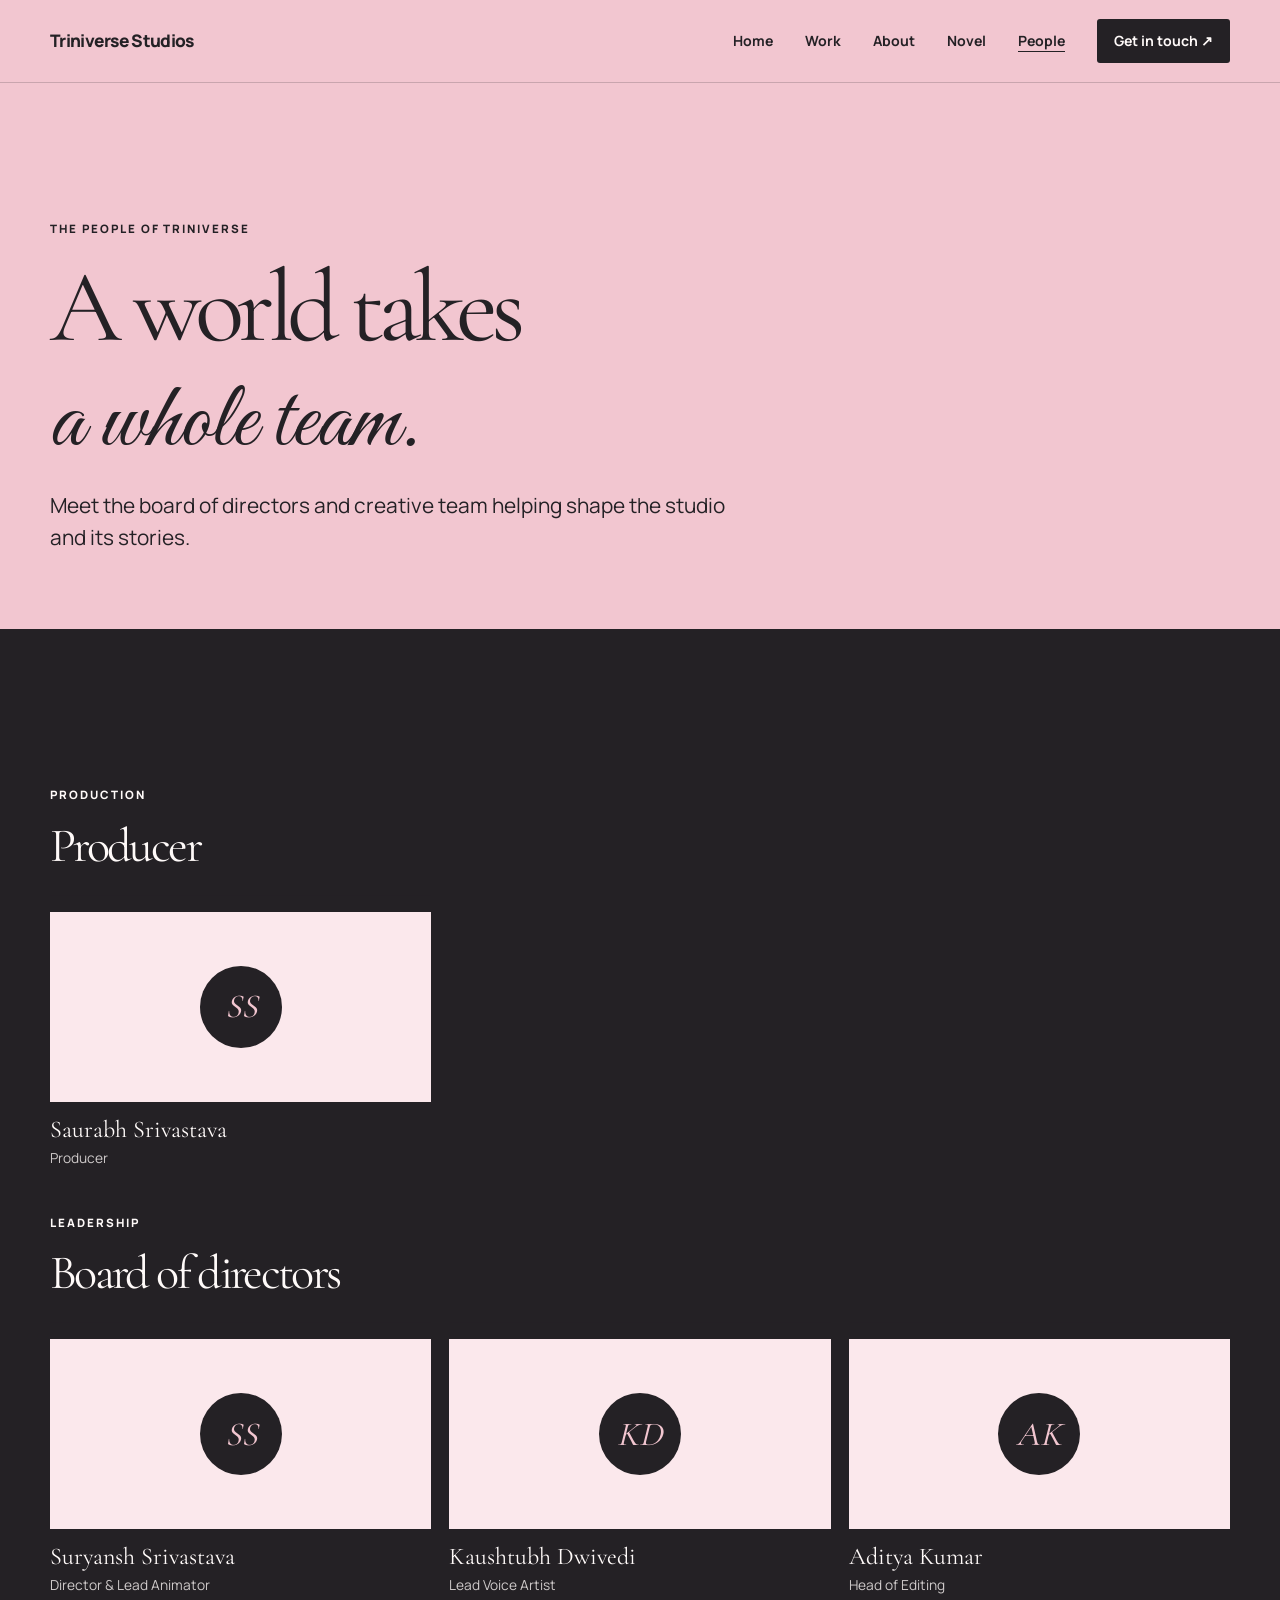
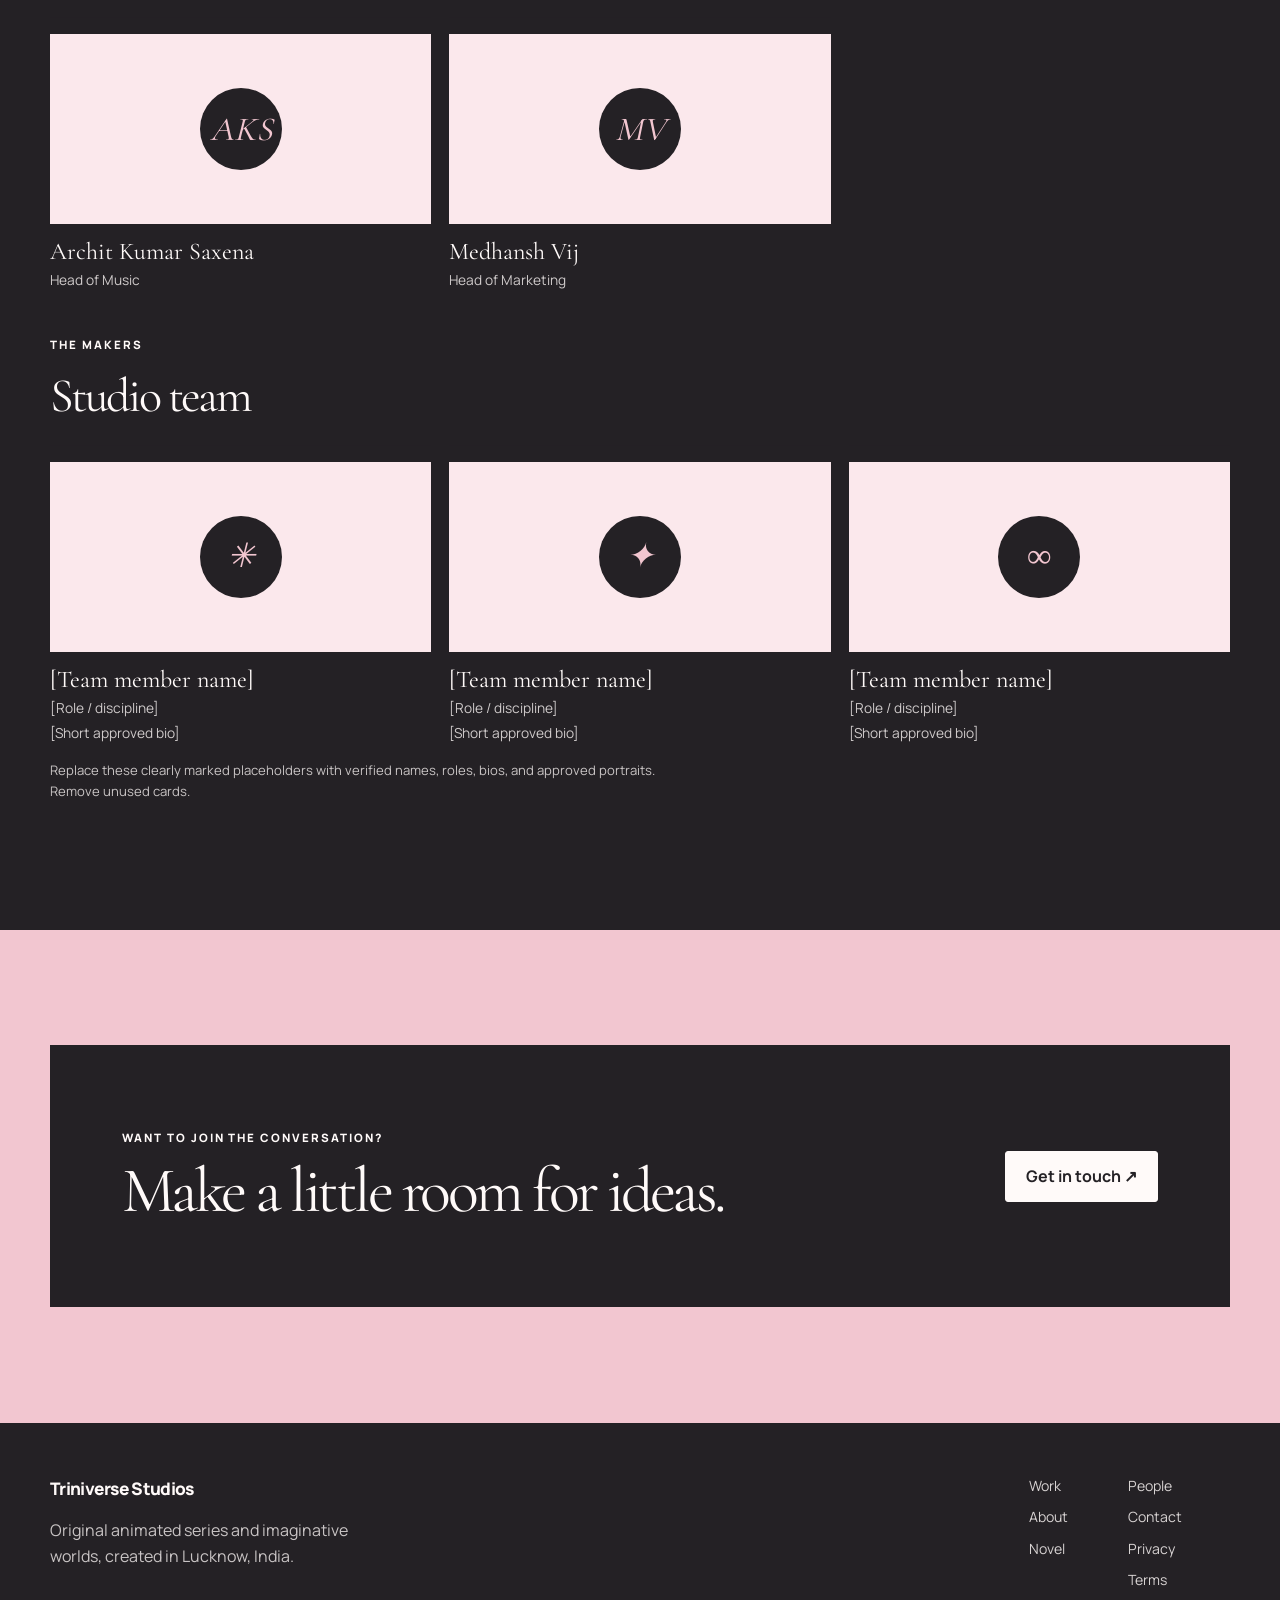
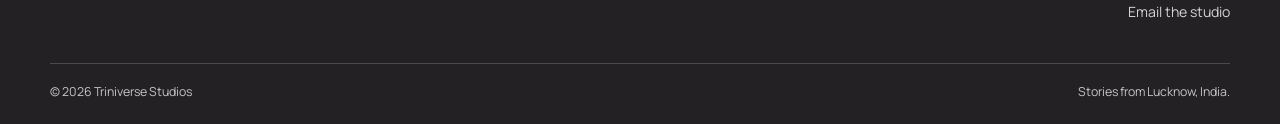
<file: team/index.html>
<!doctype html>
<html lang="en">
  <head>
    <meta charset="utf-8" />
    <meta name="viewport" content="width=device-width, initial-scale=1" />
    <meta name="theme-color" content="#f2c6d0" />
    <meta
      name="description"
      content="Meet the board of directors and creative team at Triniverse Studios in Lucknow, India."
    />
    <title>Board & Team | Triniverse Studios</title>
    <link rel="icon" href="../assets/favicon.svg" type="image/svg+xml" />
    <link rel="stylesheet" href="../css/style.css" />
    <meta property="og:type" content="website" />
    <meta property="og:title" content="Board & Team | Triniverse Studios" />
    <meta
      property="og:description"
      content="The people guiding and creating stories at Triniverse Studios."
    />
  </head>
  <body>
    <div class="site-splash" aria-hidden="true">
      <div class="site-splash__lockup">
        <span class="site-splash__word">Triniverse</span
        ><svg
          class="site-splash__flourish"
          viewBox="0 0 320 24"
          aria-hidden="true"
        >
          <path d="M7 18C65 2 104 24 164 13S261 2 313 9" />
        </svg>
      </div>
    </div>
    <a class="skip-link" href="#main">Skip to content</a>
    <header class="site-header">
      <div class="wrap nav-wrap">
        <a class="brand" href="../"><span>Triniverse Studios</span></a
        ><button
          class="menu-toggle"
          type="button"
          aria-expanded="false"
          aria-controls="primary-navigation"
        >
          Menu
        </button>
        <nav
          class="nav-links"
          id="primary-navigation"
          aria-label="Main navigation"
        >
          <a href="../">Home</a><a href="../work/">Work</a
          ><a href="../about/">About</a><a href="../novel/">Novel</a
          ><a href="../team/" aria-current="page">People</a
          ><a class="nav-cta" href="../contact/">Get in touch ↗</a>
        </nav>
      </div>
    </header>
    <main id="main">
      <section class="page-intro">
        <div class="wrap">
          <p class="eyebrow">The people of Triniverse</p>
          <h1 class="display">A world takes<br /><em>a whole team.</em></h1>
          <p class="lead">
            Meet the board of directors and creative team helping shape the
            studio and its stories.
          </p>
        </div>
      </section>
      <section class="section section-dark">
        <div class="wrap">
          <section class="team-group" aria-labelledby="producer-title">
            <p class="eyebrow">Production</p>
            <h2 id="producer-title">Producer</h2>
            <div class="team-grid">
              <article class="person producer-card">
                <div class="portrait" aria-hidden="true"><span>SS</span></div>
                <h3>Saurabh Srivastava</h3>
                <p>Producer</p>
              </article>
            </div>
          </section>
          <section class="team-group" aria-labelledby="board-title">
            <p class="eyebrow">Leadership</p>
            <h2 id="board-title">Board of directors</h2>
            <div class="team-grid">
              <article class="person">
                <div class="portrait" aria-hidden="true"><span>SS</span></div>
                <h3>Suryansh Srivastava</h3>
                <p>Director &amp; Lead Animator</p>
              </article>
              <article class="person">
                <div class="portrait" aria-hidden="true"><span>KD</span></div>
                <h3>Kaushtubh Dwivedi</h3>
                <p>Lead Voice Artist</p>
              </article>
              <article class="person">
                <div class="portrait" aria-hidden="true"><span>AK</span></div>
                <h3>Aditya Kumar</h3>
                <p>Head of Editing</p>
              </article>
              <article class="person">
                <div class="portrait" aria-hidden="true"><span>AKS</span></div>
                <h3>Archit Kumar Saxena</h3>
                <p>Head of Music</p>
              </article>
              <article class="person">
                <div class="portrait" aria-hidden="true"><span>MV</span></div>
                <h3>Medhansh Vij</h3>
                <p>Head of Marketing</p>
              </article>
            </div>
          </section>
          <section class="team-group" aria-labelledby="team-title">
            <p class="eyebrow">The makers</p>
            <h2 id="team-title">Studio team</h2>
            <div class="team-grid">
              <article class="person">
                <div class="portrait" aria-hidden="true"><span>✳</span></div>
                <h3>[Team member name]</h3>
                <p>[Role / discipline]</p>
                <p>[Short approved bio]</p>
              </article>
              <article class="person">
                <div class="portrait" aria-hidden="true"><span>✦</span></div>
                <h3>[Team member name]</h3>
                <p>[Role / discipline]</p>
                <p>[Short approved bio]</p>
              </article>
              <article class="person">
                <div class="portrait" aria-hidden="true"><span>∞</span></div>
                <h3>[Team member name]</h3>
                <p>[Role / discipline]</p>
                <p>[Short approved bio]</p>
              </article>
            </div>
            <p class="notice">
              Replace these clearly marked placeholders with verified names,
              roles, bios, and approved portraits. Remove unused cards.
            </p>
          </section>
        </div>
      </section>
      <section class="section">
        <div class="wrap cta-panel">
          <div>
            <p class="eyebrow">Want to join the conversation?</p>
            <h2>Make a little room for ideas.</h2>
          </div>
          <a class="button button-light" href="../contact/">Get in touch ↗</a>
        </div>
      </section>
    </main>
    <footer class="site-footer">
      <div class="wrap">
        <div class="footer-main">
          <div class="footer-brand">
            <a class="brand" href="../">
              <span>Triniverse Studios</span>
            </a>
            <p>
              Original animated series and imaginative worlds, created in
              Lucknow, India.
            </p>
          </div>
          <nav class="footer-nav" aria-label="Footer navigation">
            <div>
              <a href="../work/">Work</a><a href="../about/">About</a
              ><a href="../novel/">Novel</a>
            </div>
            <div>
              <a href="../team/">People</a><a href="../contact/">Contact</a
              ><a href="../privacy/">Privacy</a><a href="../terms/">Terms</a
              ><a href="mailto:theart.illeryuniverse@gmail.com"
                >Email the studio</a
              >
            </div>
          </nav>
        </div>
        <div class="footer-bottom">
          <span>© <span data-year>2026</span> Triniverse Studios</span
          ><span>Stories from Lucknow, India.</span>
        </div>
      </div>
    </footer>
    <script src="../js/main.js" defer></script>
  </body>
</html>
</file>
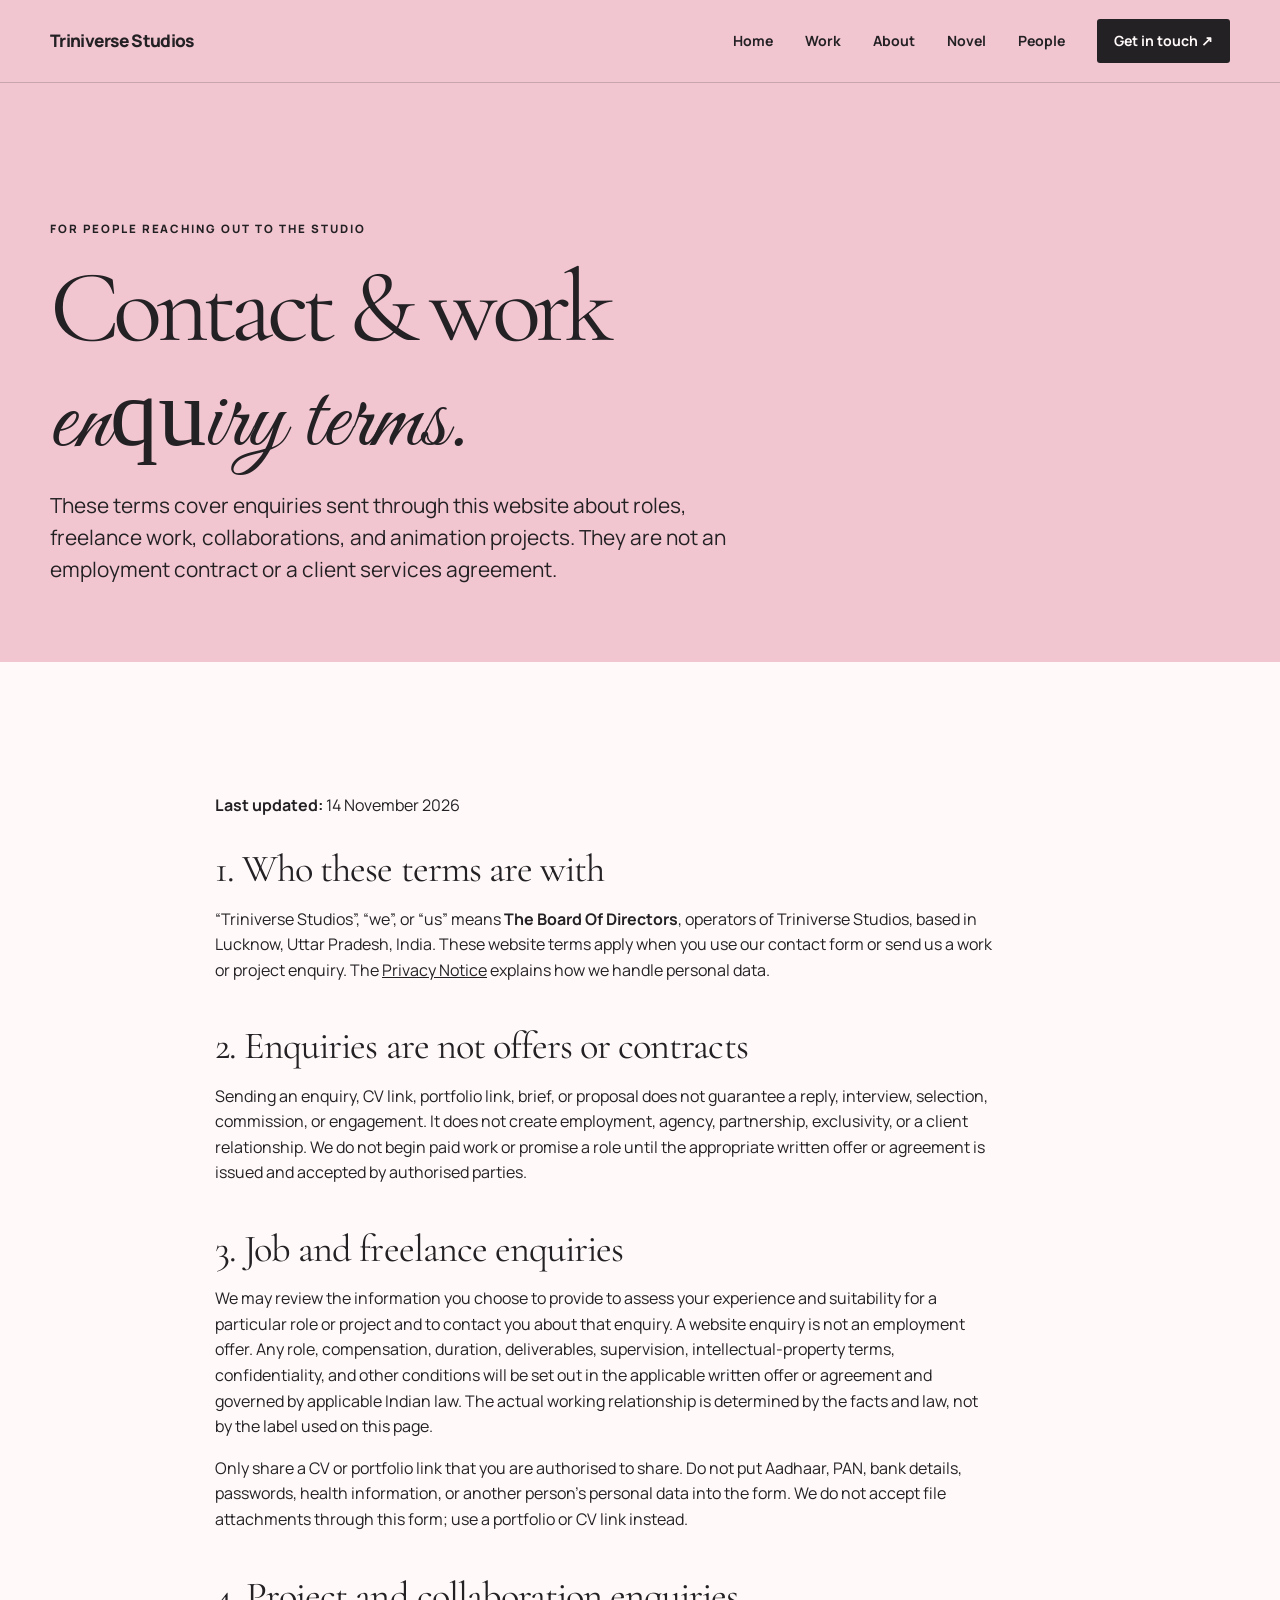
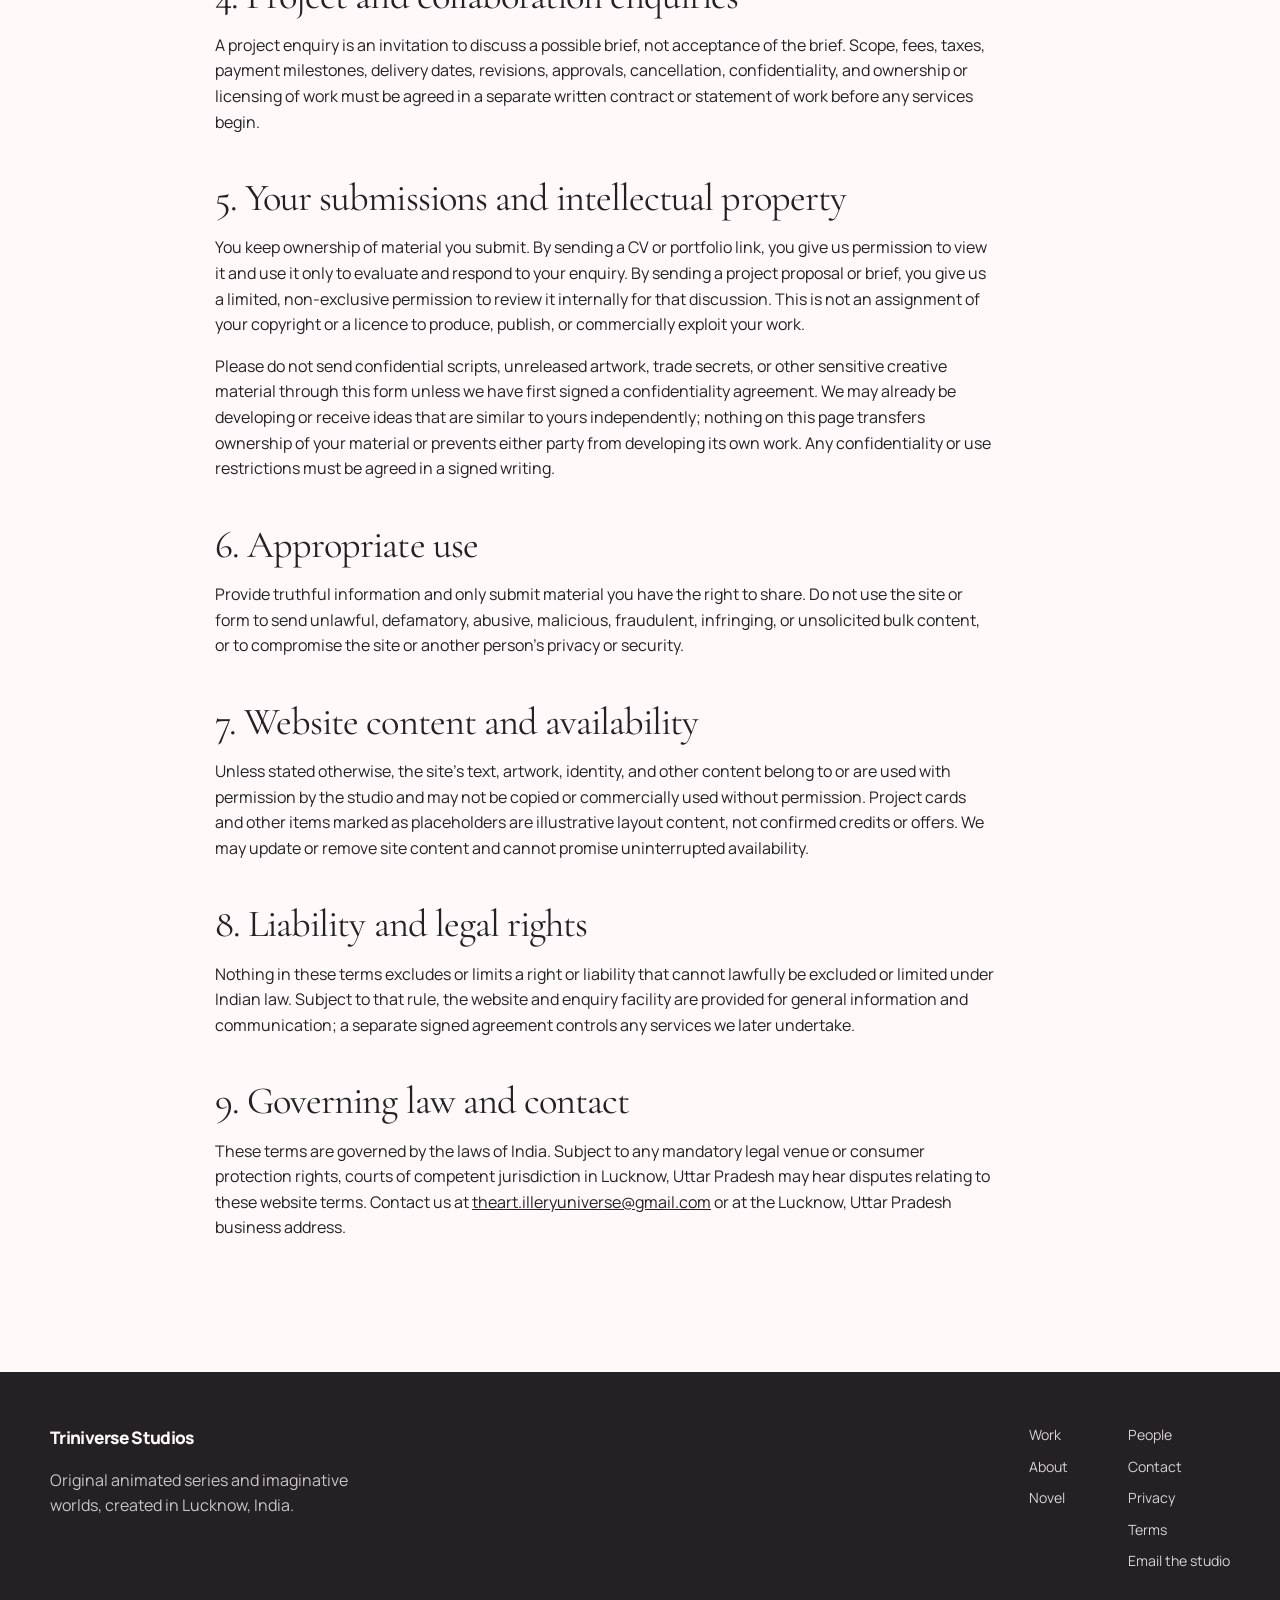
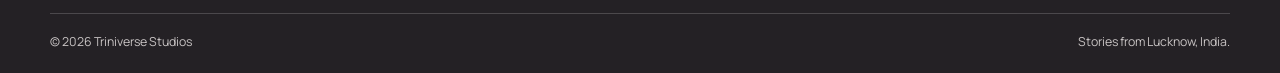
<file: terms/index.html>
<!doctype html>
<html lang="en">
  <head>
    <meta charset="utf-8" />
    <meta name="viewport" content="width=device-width, initial-scale=1" />
    <meta name="theme-color" content="#f2c6d0" />
    <meta
      name="description"
      content="Terms for contacting Triniverse Studios about roles, freelance work, partnerships, and animation projects."
    />
    <title>Contact & Work Enquiry Terms | Triniverse Studios</title>
    <link rel="icon" href="../assets/favicon.svg" type="image/svg+xml" />
    <link rel="stylesheet" href="../css/style.css" />
    <meta property="og:type" content="website" />
    <meta
      property="og:title"
      content="Contact & Work Enquiry Terms | Triniverse Studios"
    />
    <meta
      property="og:description"
      content="The terms that apply to website contact, work, and project enquiries."
    />
  </head>
  <body>
    <a class="skip-link" href="#main">Skip to content</a>
    <div class="site-splash" aria-hidden="true">
      <div class="site-splash__lockup">
        <span class="site-splash__word">Triniverse</span
        ><svg
          class="site-splash__flourish"
          viewBox="0 0 320 24"
          aria-hidden="true"
        >
          <path d="M7 18C65 2 104 24 164 13S261 2 313 9" />
        </svg>
      </div>
    </div>
    <header class="site-header">
      <div class="wrap nav-wrap">
        <a class="brand" href="../"><span>Triniverse Studios</span></a
        ><button
          class="menu-toggle"
          type="button"
          aria-expanded="false"
          aria-controls="primary-navigation"
        >
          Menu
        </button>
        <nav
          class="nav-links"
          id="primary-navigation"
          aria-label="Main navigation"
        >
          <a href="../">Home</a><a href="../work/">Work</a
          ><a href="../about/">About</a><a href="../novel/">Novel</a
          ><a href="../team/">People</a
          ><a class="nav-cta" href="../contact/">Get in touch ↗</a>
        </nav>
      </div>
    </header>
    <main id="main">
      <section class="page-intro">
        <div class="wrap">
          <p class="eyebrow">For people reaching out to the studio</p>
          <h1 class="display">Contact & work<br /><em>enquiry terms.</em></h1>
          <p class="lead">
            These terms cover enquiries sent through this website about roles,
            freelance work, collaborations, and animation projects. They are not
            an employment contract or a client services agreement.
          </p>
        </div>
      </section>
      <section class="section section-paper">
        <div class="wrap legal-content">
          <p><strong>Last updated:</strong> 14 November 2026</p>
          <h2>1. Who these terms are with</h2>
          <p>
            “Triniverse Studios”, “we”, or “us” means
            <strong>The Board Of Directors</strong>, operators of Triniverse
            Studios, based in Lucknow, Uttar Pradesh, India. These website terms
            apply when you use our contact form or send us a work or project
            enquiry. The <a href="../privacy/">Privacy Notice</a> explains how
            we handle personal data.
          </p>
          <h2>2. Enquiries are not offers or contracts</h2>
          <p>
            Sending an enquiry, CV link, portfolio link, brief, or proposal does
            not guarantee a reply, interview, selection, commission, or
            engagement. It does not create employment, agency, partnership,
            exclusivity, or a client relationship. We do not begin paid work or
            promise a role until the appropriate written offer or agreement is
            issued and accepted by authorised parties.
          </p>
          <h2>3. Job and freelance enquiries</h2>
          <p>
            We may review the information you choose to provide to assess your
            experience and suitability for a particular role or project and to
            contact you about that enquiry. A website enquiry is not an
            employment offer. Any role, compensation, duration, deliverables,
            supervision, intellectual-property terms, confidentiality, and other
            conditions will be set out in the applicable written offer or
            agreement and governed by applicable Indian law. The actual working
            relationship is determined by the facts and law, not by the label
            used on this page.
          </p>
          <p>
            Only share a CV or portfolio link that you are authorised to share.
            Do not put Aadhaar, PAN, bank details, passwords, health
            information, or another person’s personal data into the form. We do
            not accept file attachments through this form; use a portfolio or CV
            link instead.
          </p>
          <h2>4. Project and collaboration enquiries</h2>
          <p>
            A project enquiry is an invitation to discuss a possible brief, not
            acceptance of the brief. Scope, fees, taxes, payment milestones,
            delivery dates, revisions, approvals, cancellation, confidentiality,
            and ownership or licensing of work must be agreed in a separate
            written contract or statement of work before any services begin.
          </p>
          <h2>5. Your submissions and intellectual property</h2>
          <p>
            You keep ownership of material you submit. By sending a CV or
            portfolio link, you give us permission to view it and use it only to
            evaluate and respond to your enquiry. By sending a project proposal
            or brief, you give us a limited, non-exclusive permission to review
            it internally for that discussion. This is not an assignment of your
            copyright or a licence to produce, publish, or commercially exploit
            your work.
          </p>
          <p>
            Please do not send confidential scripts, unreleased artwork, trade
            secrets, or other sensitive creative material through this form
            unless we have first signed a confidentiality agreement. We may
            already be developing or receive ideas that are similar to yours
            independently; nothing on this page transfers ownership of your
            material or prevents either party from developing its own work. Any
            confidentiality or use restrictions must be agreed in a signed
            writing.
          </p>
          <h2>6. Appropriate use</h2>
          <p>
            Provide truthful information and only submit material you have the
            right to share. Do not use the site or form to send unlawful,
            defamatory, abusive, malicious, fraudulent, infringing, or
            unsolicited bulk content, or to compromise the site or another
            person’s privacy or security.
          </p>
          <h2>7. Website content and availability</h2>
          <p>
            Unless stated otherwise, the site’s text, artwork, identity, and
            other content belong to or are used with permission by the studio
            and may not be copied or commercially used without permission.
            Project cards and other items marked as placeholders are
            illustrative layout content, not confirmed credits or offers. We may
            update or remove site content and cannot promise uninterrupted
            availability.
          </p>
          <h2>8. Liability and legal rights</h2>
          <p>
            Nothing in these terms excludes or limits a right or liability that
            cannot lawfully be excluded or limited under Indian law. Subject to
            that rule, the website and enquiry facility are provided for general
            information and communication; a separate signed agreement controls
            any services we later undertake.
          </p>
          <h2>9. Governing law and contact</h2>
          <p>
            These terms are governed by the laws of India. Subject to any
            mandatory legal venue or consumer protection rights, courts of
            competent jurisdiction in Lucknow, Uttar Pradesh may hear disputes
            relating to these website terms. Contact us at
            <a href="mailto:theart.illeryuniverse@gmail.com"
              >theart.illeryuniverse@gmail.com</a
            >
            or at the Lucknow, Uttar Pradesh business address.
          </p>
        </div>
      </section>
    </main>
    <footer class="site-footer">
      <div class="wrap">
        <div class="footer-main">
          <div class="footer-brand">
            <a class="brand" href="../">
              <span>Triniverse Studios</span>
            </a>
            <p>
              Original animated series and imaginative worlds, created in
              Lucknow, India.
            </p>
          </div>
          <nav class="footer-nav" aria-label="Footer navigation">
            <div>
              <a href="../work/">Work</a><a href="../about/">About</a
              ><a href="../novel/">Novel</a>
            </div>
            <div>
              <a href="../team/">People</a><a href="../contact/">Contact</a
              ><a href="../privacy/">Privacy</a><a href="../terms/">Terms</a
              ><a href="mailto:theart.illeryuniverse@gmail.com"
                >Email the studio</a
              >
            </div>
          </nav>
        </div>
        <div class="footer-bottom">
          <span>© <span data-year>2026</span> Triniverse Studios</span
          ><span>Stories from Lucknow, India.</span>
        </div>
      </div>
    </footer>
    <script src="../js/main.js" defer></script>
  </body>
</html>
</file>
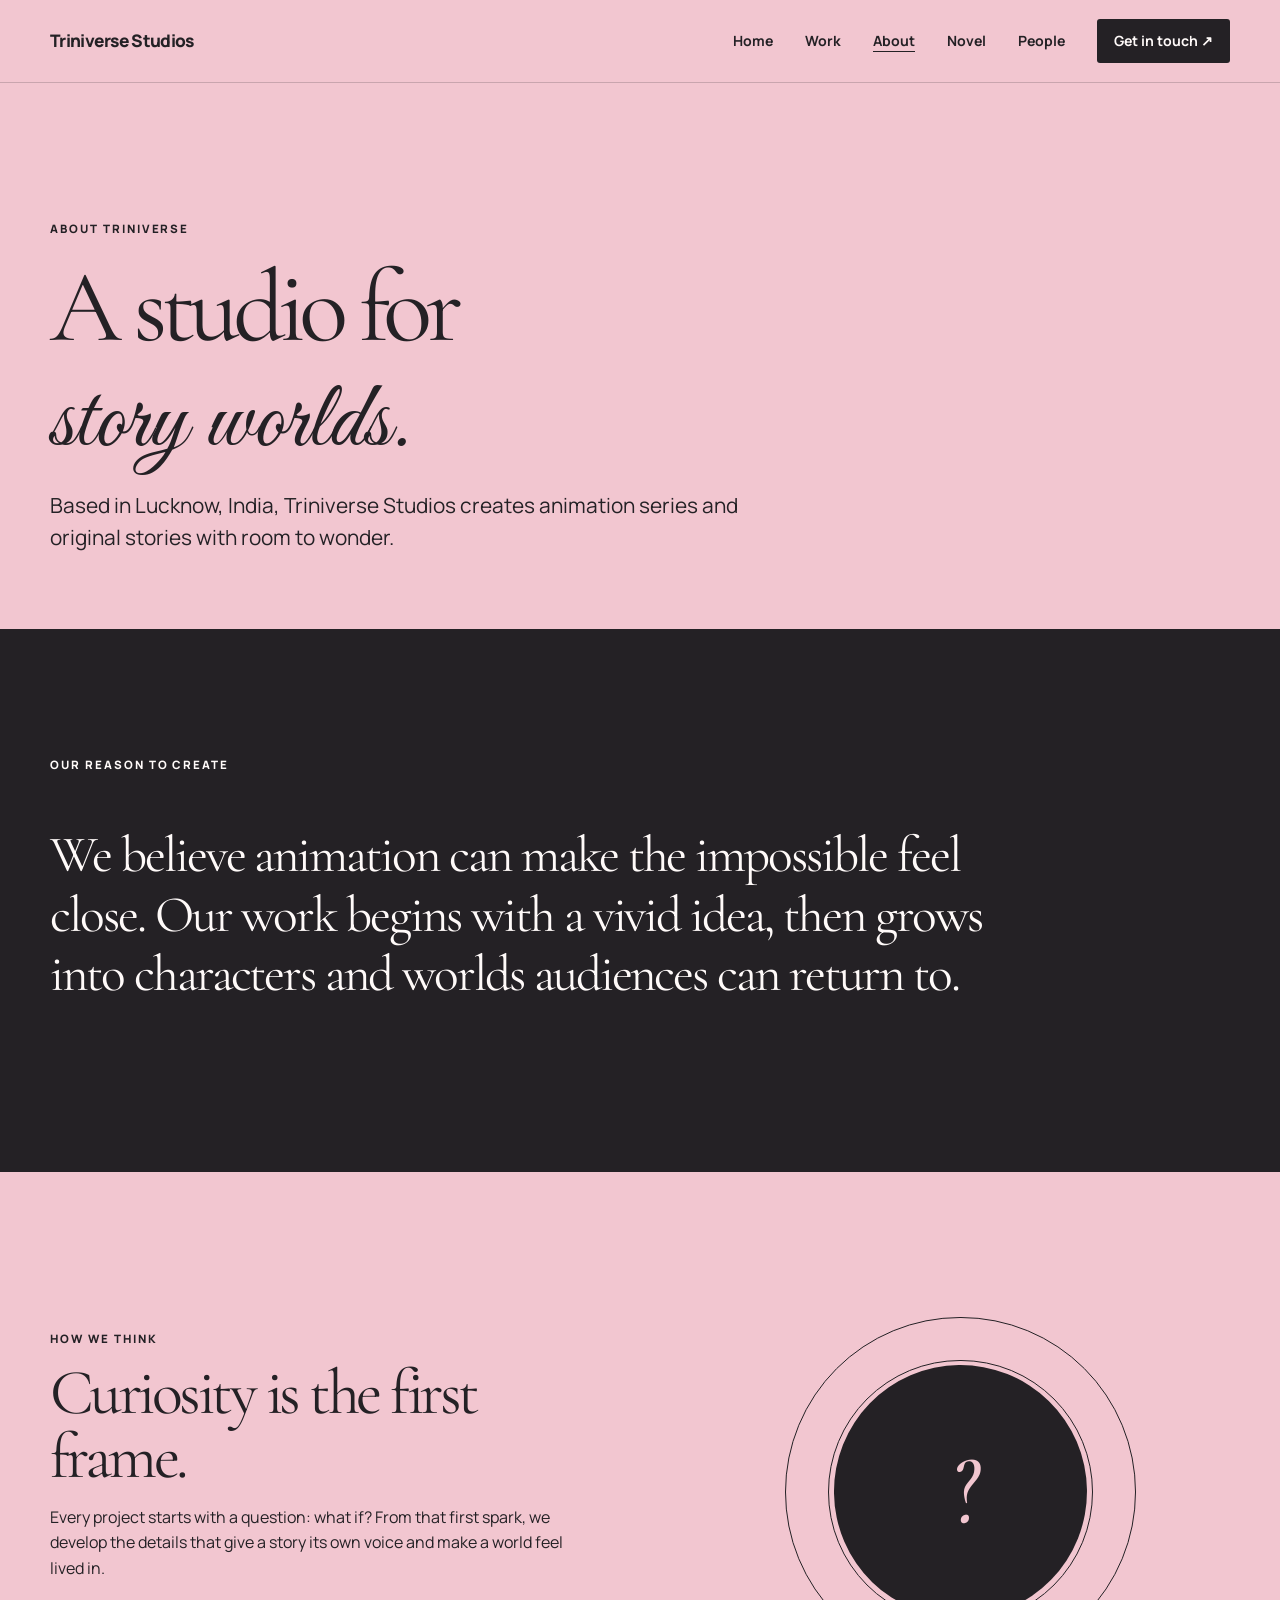
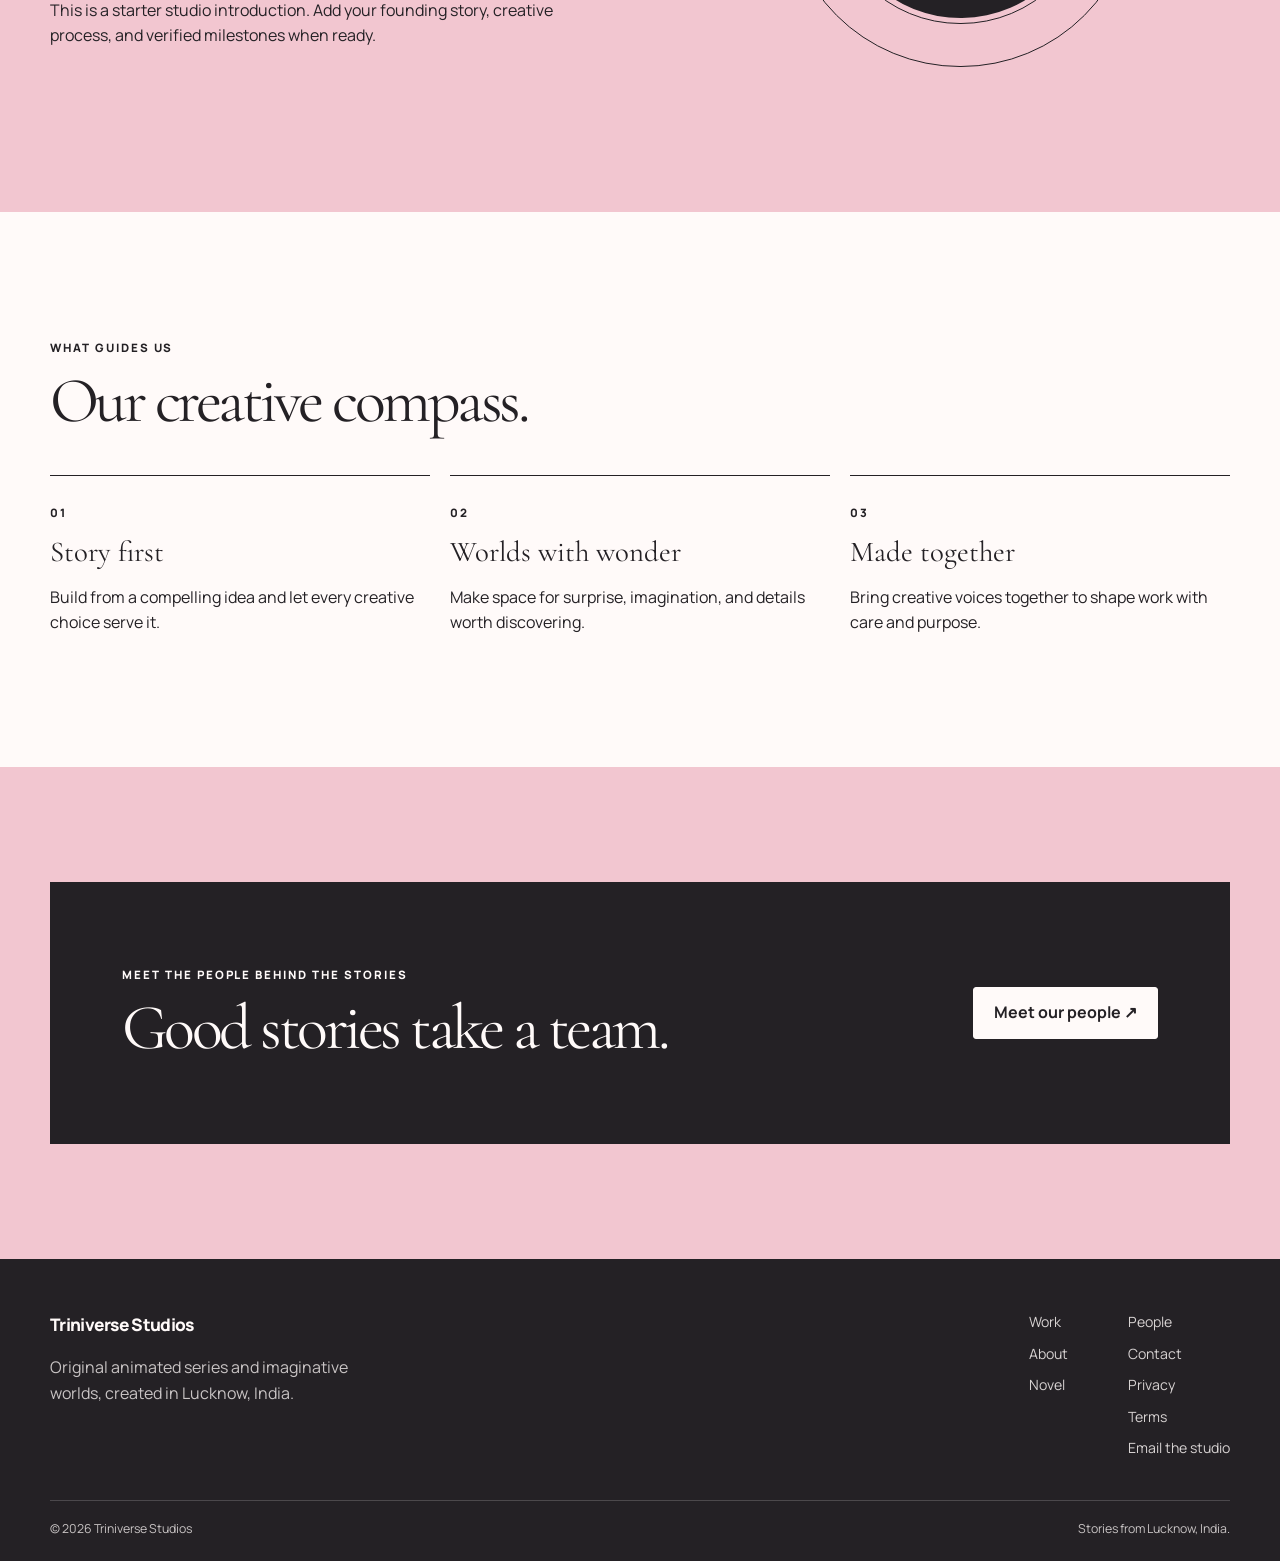
<file: about.html>
<!doctype html>
<html lang="en">
  <head>
    <meta charset="utf-8" />
    <meta name="viewport" content="width=device-width, initial-scale=1" />
    <meta name="theme-color" content="#f2c6d0" />
    <meta
      name="description"
      content="Meet Triniverse Studios, a Lucknow-based animation studio creating original animation series and stories."
    />
    <title>About the Studio | Triniverse Studios</title>
    <link rel="icon" href="assets/favicon.svg" type="image/svg+xml" />
    <link rel="stylesheet" href="css/style.css" />
    <meta property="og:type" content="website" />
    <meta property="og:title" content="About the Studio | Triniverse Studios" />
    <meta
      property="og:description"
      content="The studio, story-first approach, and creative ambition behind Triniverse."
    />
  </head>
  <body>
    <div class="site-splash" aria-hidden="true">
      <div class="site-splash__lockup">
        <span class="site-splash__word">Triniverse</span
        ><svg
          class="site-splash__flourish"
          viewBox="0 0 320 24"
          aria-hidden="true"
        >
          <path d="M7 18C65 2 104 24 164 13S261 2 313 9" />
        </svg>
      </div>
    </div>
    <a class="skip-link" href="#main">Skip to content</a>
    <header class="site-header">
      <div class="wrap nav-wrap">
        <a class="brand" href="index.html"><span>Triniverse Studios</span></a
        ><button
          class="menu-toggle"
          type="button"
          aria-expanded="false"
          aria-controls="primary-navigation"
        >
          Menu
        </button>
        <nav
          class="nav-links"
          id="primary-navigation"
          aria-label="Main navigation"
        >
          <a href="index.html">Home</a><a href="work.html">Work</a
          ><a href="about.html" aria-current="page">About</a
          ><a href="novel.html">Novel</a><a href="team.html">People</a
          ><a class="nav-cta" href="contact.html">Get in touch ↗</a>
        </nav>
      </div>
    </header>
    <main id="main">
      <section class="page-intro">
        <div class="wrap">
          <p class="eyebrow">About Triniverse</p>
          <h1 class="display">A studio for<br /><em>story worlds.</em></h1>
          <p class="lead">
            Based in Lucknow, India, Triniverse Studios creates animation series
            and original stories with room to wonder.
          </p>
        </div>
      </section>
      <section class="section section-dark">
        <div class="wrap">
          <p class="eyebrow">Our reason to create</p>
          <p class="about-statement">
            We believe animation can make the impossible feel close. Our work
            begins with a vivid idea, then grows into characters and worlds
            audiences can return to.
          </p>
        </div>
      </section>
      <section class="section">
        <div class="wrap split">
          <div class="split-copy">
            <p class="eyebrow">How we think</p>
            <h2>Curiosity is the first frame.</h2>
            <p>
              Every project starts with a question: what if? From that first
              spark, we develop the details that give a story its own voice and
              make a world feel lived in.
            </p>
            <p>
              This is a starter studio introduction. Add your founding story,
              creative process, and verified milestones when ready.
            </p>
          </div>
          <div class="split-art" aria-hidden="true">
            <div class="orbit"></div>
            <div class="hero-planet">?</div>
          </div>
        </div>
      </section>
      <section class="section section-paper">
        <div class="wrap">
          <p class="eyebrow">What guides us</p>
          <h2>Our creative compass.</h2>
          <div class="value-grid">
            <article class="value-card">
              <p class="eyebrow">01</p>
              <h3>Story first</h3>
              <p>
                Build from a compelling idea and let every creative choice serve
                it.
              </p>
            </article>
            <article class="value-card">
              <p class="eyebrow">02</p>
              <h3>Worlds with wonder</h3>
              <p>
                Make space for surprise, imagination, and details worth
                discovering.
              </p>
            </article>
            <article class="value-card">
              <p class="eyebrow">03</p>
              <h3>Made together</h3>
              <p>
                Bring creative voices together to shape work with care and
                purpose.
              </p>
            </article>
          </div>
        </div>
      </section>
      <section class="section">
        <div class="wrap cta-panel">
          <div>
            <p class="eyebrow">Meet the people behind the stories</p>
            <h2>Good stories take a team.</h2>
          </div>
          <a class="button button-light" href="team.html">Meet our people ↗</a>
        </div>
      </section>
    </main>
    <footer class="site-footer">
      <div class="wrap">
        <div class="footer-main">
          <div class="footer-brand">
            <a class="brand" href="index.html">
              <span>Triniverse Studios</span>
            </a>
            <p>
              Original animated series and imaginative worlds, created in
              Lucknow, India.
            </p>
          </div>
          <nav class="footer-nav" aria-label="Footer navigation">
            <div>
              <a href="work.html">Work</a><a href="about.html">About</a
              ><a href="novel.html">Novel</a>
            </div>
            <div>
              <a href="team.html">People</a><a href="contact.html">Contact</a
              ><a href="privacy.html">Privacy</a><a href="terms.html">Terms</a
              ><a href="mailto:theart.illeryuniverse@gmail.com"
                >Email the studio</a
              >
            </div>
          </nav>
        </div>
        <div class="footer-bottom">
          <span>© <span data-year>2026</span> Triniverse Studios</span
          ><span>Stories from Lucknow, India.</span>
        </div>
      </div>
    </footer>
    <script src="js/main.js" defer></script>
  </body>
</html>
</file>
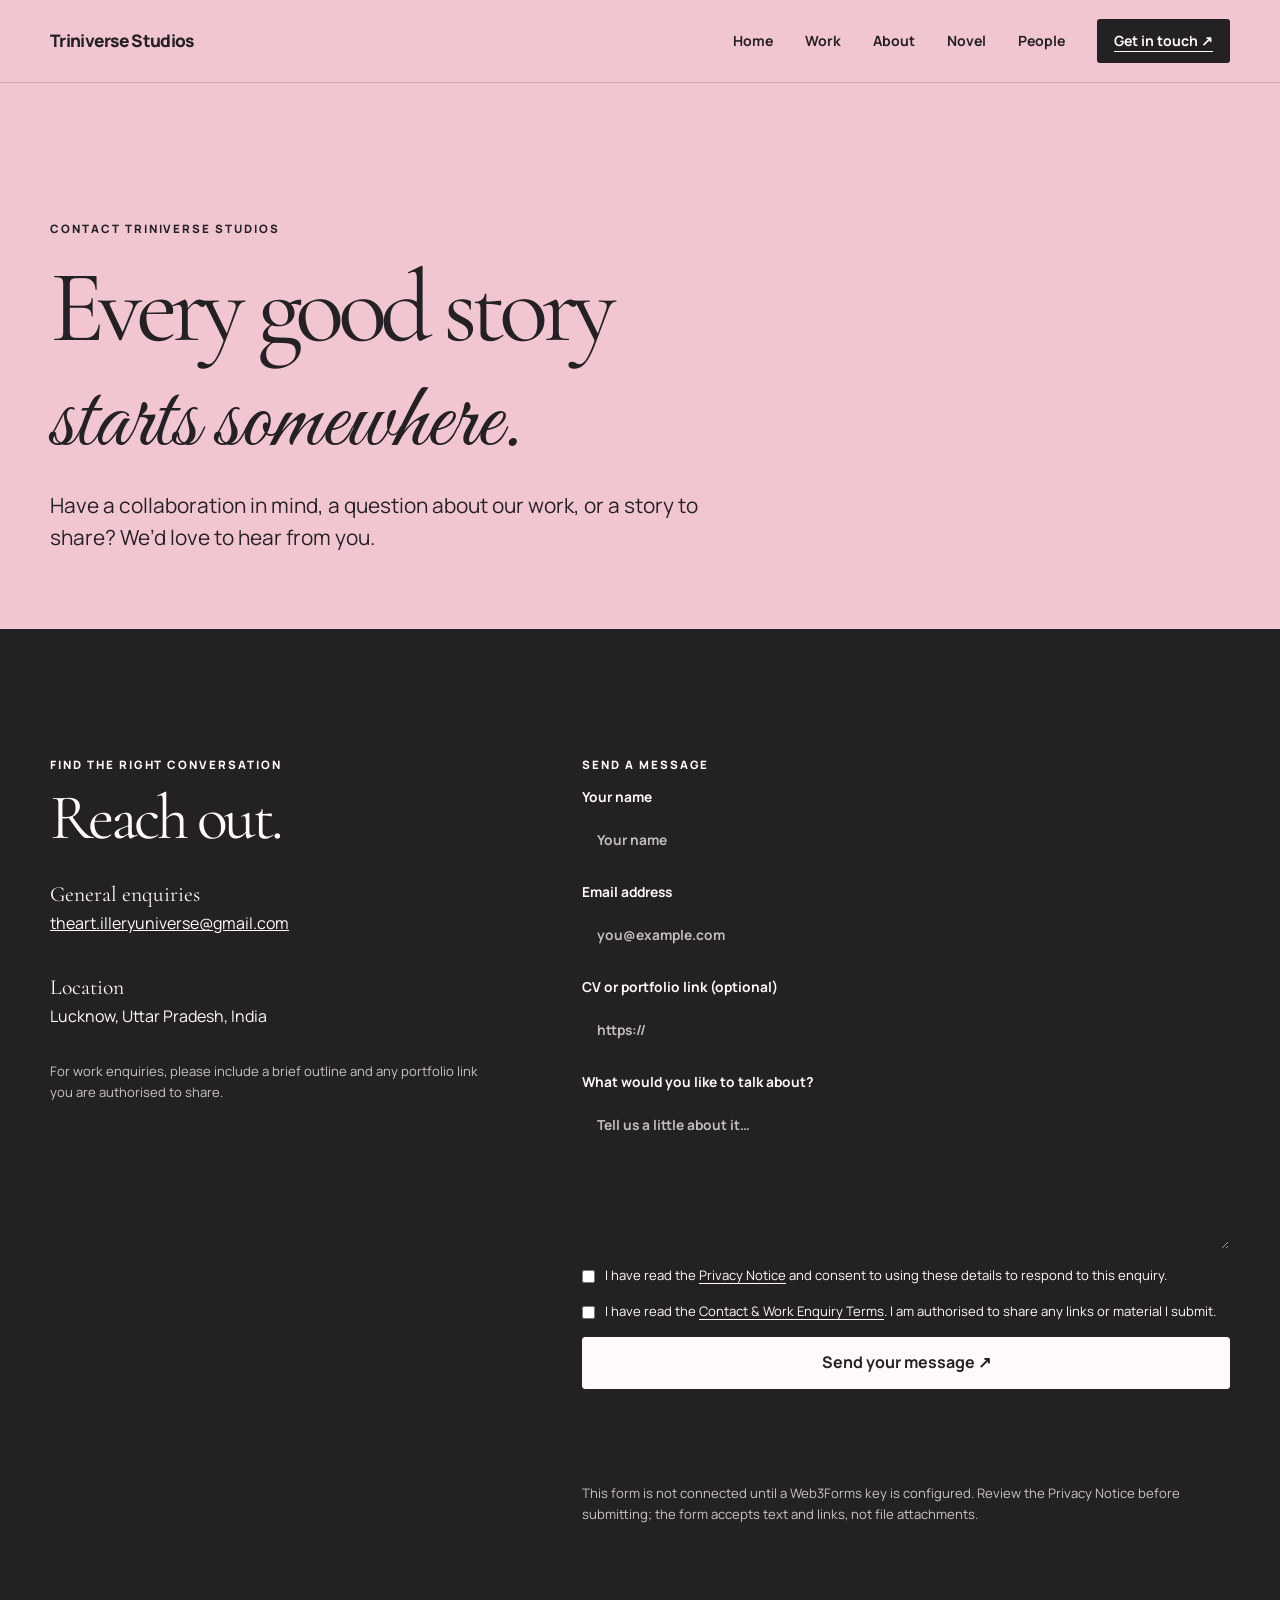
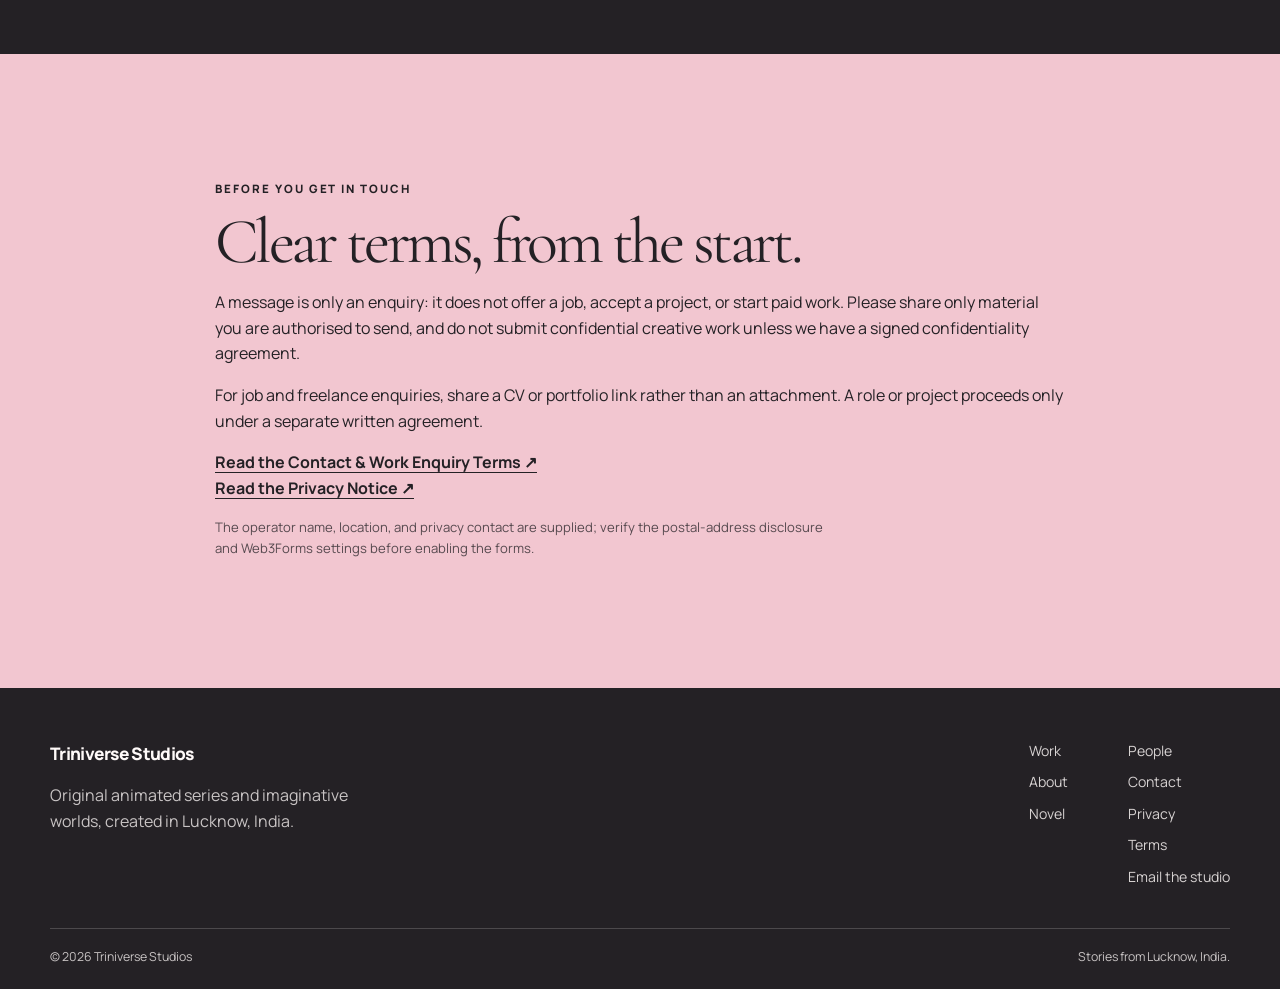
<file: contact.html>
<!doctype html>
<html lang="en">
  <head>
    <meta charset="utf-8" />
    <meta name="viewport" content="width=device-width, initial-scale=1" />
    <meta name="theme-color" content="#f2c6d0" />
    <meta
      name="description"
      content="Contact Triniverse Studios in Lucknow about animation, creative collaborations, partnerships, and work opportunities."
    />
    <title>Contact Triniverse Studios | Lucknow</title>
    <link rel="icon" href="assets/favicon.svg" type="image/svg+xml" />
    <link rel="stylesheet" href="css/style.css" />
    <meta property="og:type" content="website" />
    <meta property="og:title" content="Contact Triniverse Studios" />
    <meta
      property="og:description"
      content="Talk to Triniverse Studios about stories, animation, and collaboration."
    />
  </head>
  <body>
    <div class="site-splash" aria-hidden="true">
      <div class="site-splash__lockup">
        <span class="site-splash__word">Triniverse</span
        ><svg
          class="site-splash__flourish"
          viewBox="0 0 320 24"
          aria-hidden="true"
        >
          <path d="M7 18C65 2 104 24 164 13S261 2 313 9" />
        </svg>
      </div>
    </div>
    <a class="skip-link" href="#main">Skip to content</a>
    <header class="site-header">
      <div class="wrap nav-wrap">
        <a class="brand" href="index.html"><span>Triniverse Studios</span></a
        ><button
          class="menu-toggle"
          type="button"
          aria-expanded="false"
          aria-controls="primary-navigation"
        >
          Menu
        </button>
        <nav
          class="nav-links"
          id="primary-navigation"
          aria-label="Main navigation"
        >
          <a href="index.html">Home</a><a href="work.html">Work</a
          ><a href="about.html">About</a><a href="novel.html">Novel</a
          ><a href="team.html">People</a
          ><a class="nav-cta" href="contact.html" aria-current="page"
            >Get in touch ↗</a
          >
        </nav>
      </div>
    </header>
    <main id="main">
      <section class="page-intro">
        <div class="wrap">
          <p class="eyebrow">Contact Triniverse Studios</p>
          <h1 class="display">
            Every good story<br /><em>starts somewhere.</em>
          </h1>
          <p class="lead">
            Have a collaboration in mind, a question about our work, or a story
            to share? We’d love to hear from you.
          </p>
        </div>
      </section>
      <section class="section section-dark">
        <div class="wrap contact-grid">
          <div>
            <p class="eyebrow">Find the right conversation</p>
            <h2>Reach out.</h2>
            <div class="contact-item">
              <h3>General enquiries</h3>
              <p>
                <a href="mailto:theart.illeryuniverse@gmail.com"
                  >theart.illeryuniverse@gmail.com</a
                >
              </p>
            </div>
            <div class="contact-item">
              <h3>Location</h3>
              <p>Lucknow, Uttar Pradesh, India</p>
            </div>
            <p class="notice">
              For work enquiries, please include a brief outline and any
              portfolio link you are authorised to share.
            </p>
          </div>
          <div>
            <p class="eyebrow">Send a message</p>
            <form
              class="contact-form"
              data-web3forms
              data-success="Thanks for reaching out. Your message has been sent."
            >
              <input
                type="hidden"
                name="subject"
                value="New enquiry from Triniverse Studios website"
              /><label
                >Your name<input
                  class="field"
                  type="text"
                  name="name"
                  autocomplete="name"
                  placeholder="Your name"
                  required /></label
              ><label
                >Email address<input
                  class="field"
                  type="email"
                  name="email"
                  autocomplete="email"
                  placeholder="you@example.com"
                  required /></label
              ><label
                >CV or portfolio link (optional)<input
                  class="field"
                  type="url"
                  name="portfolio_url"
                  placeholder="https://"
                  autocomplete="url" /></label
              ><label
                >What would you like to talk about?<textarea
                  class="field"
                  name="message"
                  placeholder="Tell us a little about it…"
                  required
                ></textarea></label
              ><label class="consent-row"
                ><input
                  type="checkbox"
                  name="privacy_consent"
                  value="yes"
                  required
                /><span
                  >I have read the
                  <a
                    href="privacy.html"
                    target="_blank"
                    rel="noopener noreferrer"
                    >Privacy Notice</a
                  >
                  and consent to using these details to respond to this
                  enquiry.</span
                ></label
              ><label class="consent-row"
                ><input
                  type="checkbox"
                  name="terms_acknowledged"
                  value="yes"
                  required
                /><span
                  >I have read the
                  <a href="terms.html" target="_blank" rel="noopener noreferrer"
                    >Contact &amp; Work Enquiry Terms</a
                  >. I am authorised to share any links or material I
                  submit.</span
                ></label
              ><button class="button button-light" type="submit">
                Send your message ↗
              </button>
              <p class="form-status" role="status" aria-live="polite"></p>
              <p class="notice">
                This form is not connected until a Web3Forms key is configured.
                Review the Privacy Notice before submitting; the form accepts
                text and links, not file attachments.
              </p>
            </form>
          </div>
        </div>
      </section>
      <section class="section">
        <div class="wrap legal-summary">
          <p class="eyebrow">Before you get in touch</p>
          <h2>Clear terms, from the start.</h2>
          <p>
            A message is only an enquiry: it does not offer a job, accept a
            project, or start paid work. Please share only material you are
            authorised to send, and do not submit confidential creative work
            unless we have a signed confidentiality agreement.
          </p>
          <p>
            For job and freelance enquiries, share a CV or portfolio link rather
            than an attachment. A role or project proceeds only under a separate
            written agreement.
          </p>
          <p>
            <a class="text-link" href="terms.html"
              >Read the Contact &amp; Work Enquiry Terms ↗</a
            ><br /><a class="text-link" href="privacy.html"
              >Read the Privacy Notice ↗</a
            >
          </p>
          <p class="notice">
            The operator name, location, and privacy contact are supplied;
            verify the postal-address disclosure and Web3Forms settings before
            enabling the forms.
          </p>
        </div>
      </section>
    </main>
    <footer class="site-footer">
      <div class="wrap">
        <div class="footer-main">
          <div class="footer-brand">
            <a class="brand" href="index.html">
              <span>Triniverse Studios</span>
            </a>
            <p>
              Original animated series and imaginative worlds, created in
              Lucknow, India.
            </p>
          </div>
          <nav class="footer-nav" aria-label="Footer navigation">
            <div>
              <a href="work.html">Work</a><a href="about.html">About</a
              ><a href="novel.html">Novel</a>
            </div>
            <div>
              <a href="team.html">People</a><a href="contact.html">Contact</a
              ><a href="privacy.html">Privacy</a><a href="terms.html">Terms</a
              ><a href="mailto:theart.illeryuniverse@gmail.com"
                >Email the studio</a
              >
            </div>
          </nav>
        </div>
        <div class="footer-bottom">
          <span>© <span data-year>2026</span> Triniverse Studios</span
          ><span>Stories from Lucknow, India.</span>
        </div>
      </div>
    </footer>
    <script src="js/main.js" defer></script>
  </body>
</html>
</file>
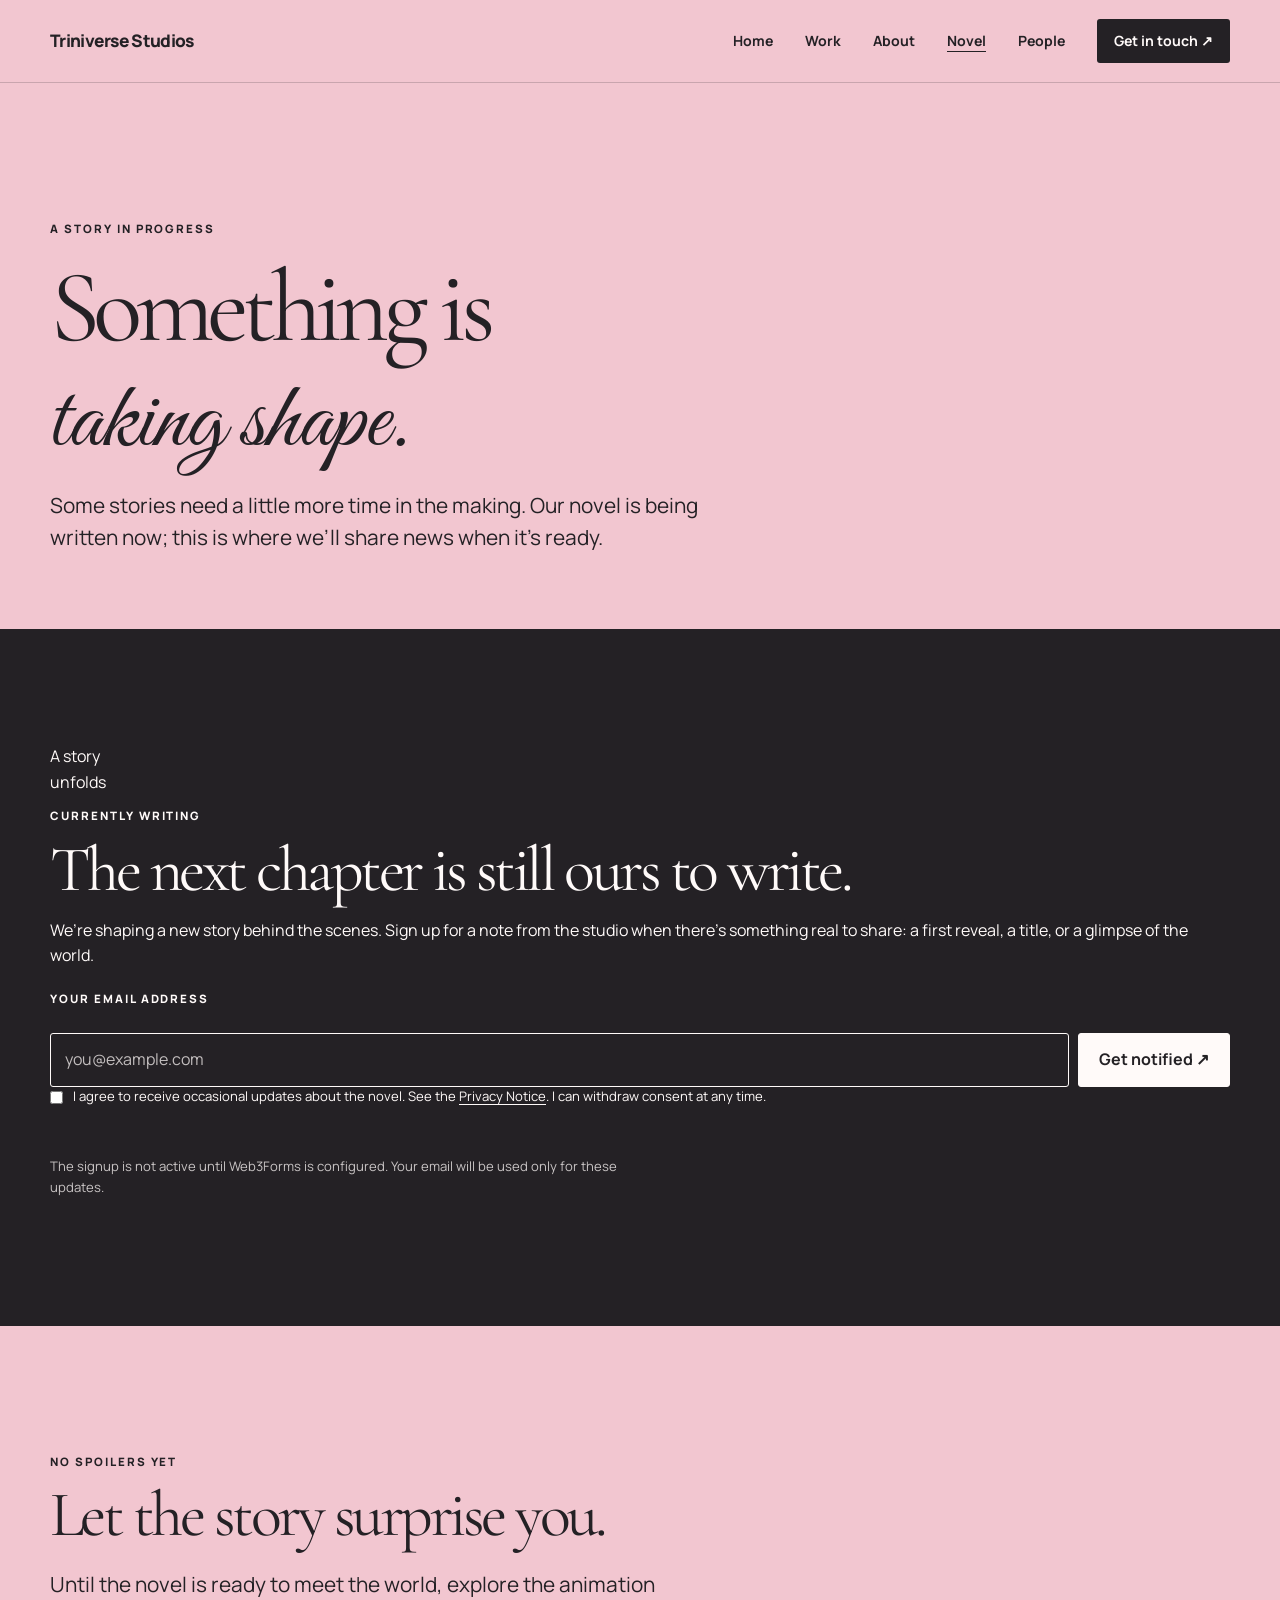
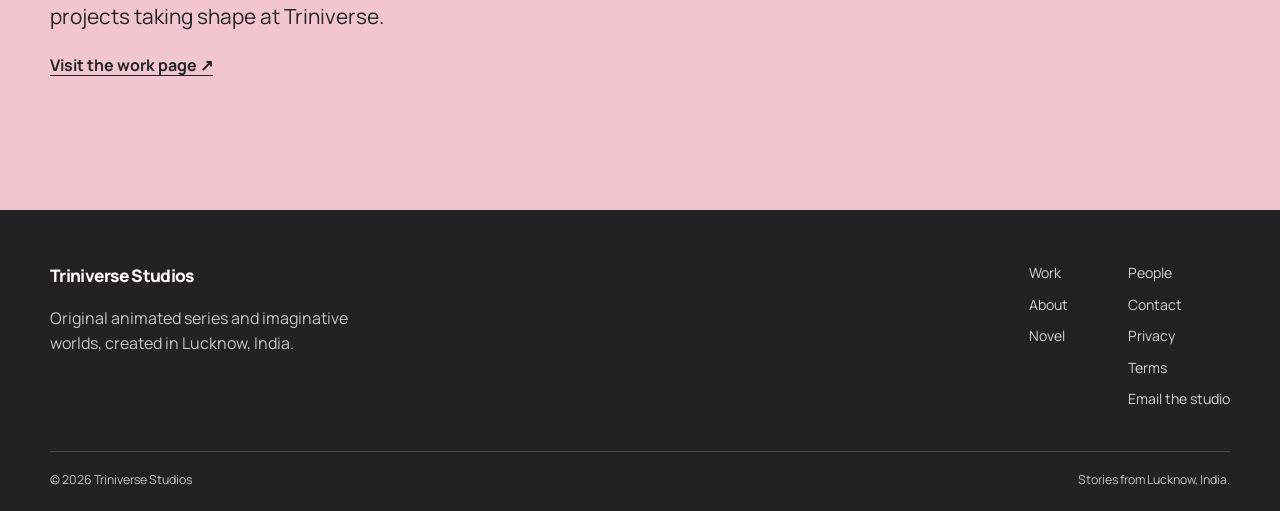
<file: novel.html>
<!doctype html>
<html lang="en">
  <head>
    <meta charset="utf-8" />
    <meta name="viewport" content="width=device-width, initial-scale=1" />
    <meta name="theme-color" content="#f2c6d0" />
    <meta
      name="description"
      content="A new story is taking shape at Triniverse Studios. Sign up to hear when the studio's novel project is ready to share."
    />
    <title>The Novel — In the Making | Triniverse Studios</title>
    <link rel="icon" href="assets/favicon.svg" type="image/svg+xml" />
    <link rel="stylesheet" href="css/style.css" />
    <meta property="og:type" content="website" />
    <meta
      property="og:title"
      content="The Novel — In the Making | Triniverse Studios"
    />
    <meta
      property="og:description"
      content="A new Triniverse story is taking shape. Get notified when there's news to share."
    />
  </head>
  <body>
    <div class="site-splash" aria-hidden="true">
      <div class="site-splash__lockup">
        <span class="site-splash__word">Triniverse</span
        ><svg
          class="site-splash__flourish"
          viewBox="0 0 320 24"
          aria-hidden="true"
        >
          <path d="M7 18C65 2 104 24 164 13S261 2 313 9" />
        </svg>
      </div>
    </div>
    <a class="skip-link" href="#main">Skip to content</a>
    <header class="site-header">
      <div class="wrap nav-wrap">
        <a class="brand" href="index.html"><span>Triniverse Studios</span></a
        ><button
          class="menu-toggle"
          type="button"
          aria-expanded="false"
          aria-controls="primary-navigation"
        >
          Menu
        </button>
        <nav
          class="nav-links"
          id="primary-navigation"
          aria-label="Main navigation"
        >
          <a href="index.html">Home</a><a href="work.html">Work</a
          ><a href="about.html">About</a
          ><a href="novel.html" aria-current="page">Novel</a
          ><a href="team.html">People</a
          ><a class="nav-cta" href="contact.html">Get in touch ↗</a>
        </nav>
      </div>
    </header>
    <main id="main">
      <section class="page-intro">
        <div class="wrap">
          <p class="eyebrow">A story in progress</p>
          <h1 class="display">Something is<br /><em>taking shape.</em></h1>
          <p class="lead">
            Some stories need a little more time in the making. Our novel is
            being written now; this is where we’ll share news when it’s ready.
          </p>
        </div>
      </section>
      <section class="section section-dark">
        <div class="wrap">
          <div class="novel-panel">
            <div class="novel-art" aria-hidden="true">
              <div class="book-shape">
                <span>A story<br />unfolds</span>
              </div>
            </div>
            <div class="novel-copy">
              <p class="eyebrow">Currently writing</p>
              <h2>The next chapter is still ours to write.</h2>
              <p>
                We’re shaping a new story behind the scenes. Sign up for a note
                from the studio when there’s something real to share: a first
                reveal, a title, or a glimpse of the world.
              </p>
              <form
                data-web3forms
                data-success="Thanks for your interest. We’ll be in touch when there’s news."
                novalidate
              >
                <input
                  type="hidden"
                  name="subject"
                  value="Novel project notification signup"
                /><label class="eyebrow" for="notify-email"
                  >Your email address</label
                >
                <div class="form-row">
                  <input
                    class="field"
                    id="notify-email"
                    type="email"
                    name="email"
                    placeholder="you@example.com"
                    autocomplete="email"
                    required
                  /><button class="button button-light" type="submit">
                    Get notified ↗
                  </button>
                </div>
                <label class="consent-row"
                  ><input
                    type="checkbox"
                    name="updates_consent"
                    value="yes"
                    required
                  /><span
                    >I agree to receive occasional updates about the novel. See
                    the
                    <a
                      href="privacy.html"
                      target="_blank"
                      rel="noopener noreferrer"
                      >Privacy Notice</a
                    >. I can withdraw consent at any time.</span
                  ></label
                >
                <p class="form-status" role="status" aria-live="polite"></p>
                <p class="notice">
                  The signup is not active until Web3Forms is configured. Your
                  email will be used only for these updates.
                </p>
              </form>
            </div>
          </div>
        </div>
      </section>
      <section class="section">
        <div class="wrap">
          <p class="eyebrow">No spoilers yet</p>
          <h2>Let the story surprise you.</h2>
          <p class="lead">
            Until the novel is ready to meet the world, explore the animation
            projects taking shape at Triniverse.
          </p>
          <p>
            <a class="text-link" href="work.html">Visit the work page ↗</a>
          </p>
        </div>
      </section>
    </main>
    <footer class="site-footer">
      <div class="wrap">
        <div class="footer-main">
          <div class="footer-brand">
            <a class="brand" href="index.html">
              <span>Triniverse Studios</span>
            </a>
            <p>
              Original animated series and imaginative worlds, created in
              Lucknow, India.
            </p>
          </div>
          <nav class="footer-nav" aria-label="Footer navigation">
            <div>
              <a href="work.html">Work</a><a href="about.html">About</a
              ><a href="novel.html">Novel</a>
            </div>
            <div>
              <a href="team.html">People</a><a href="contact.html">Contact</a
              ><a href="privacy.html">Privacy</a><a href="terms.html">Terms</a
              ><a href="mailto:theart.illeryuniverse@gmail.com"
                >Email the studio</a
              >
            </div>
          </nav>
        </div>
        <div class="footer-bottom">
          <span>© <span data-year>2026</span> Triniverse Studios</span
          ><span>Stories from Lucknow, India.</span>
        </div>
      </div>
    </footer>
    <script src="js/main.js" defer></script>
  </body>
</html>
</file>
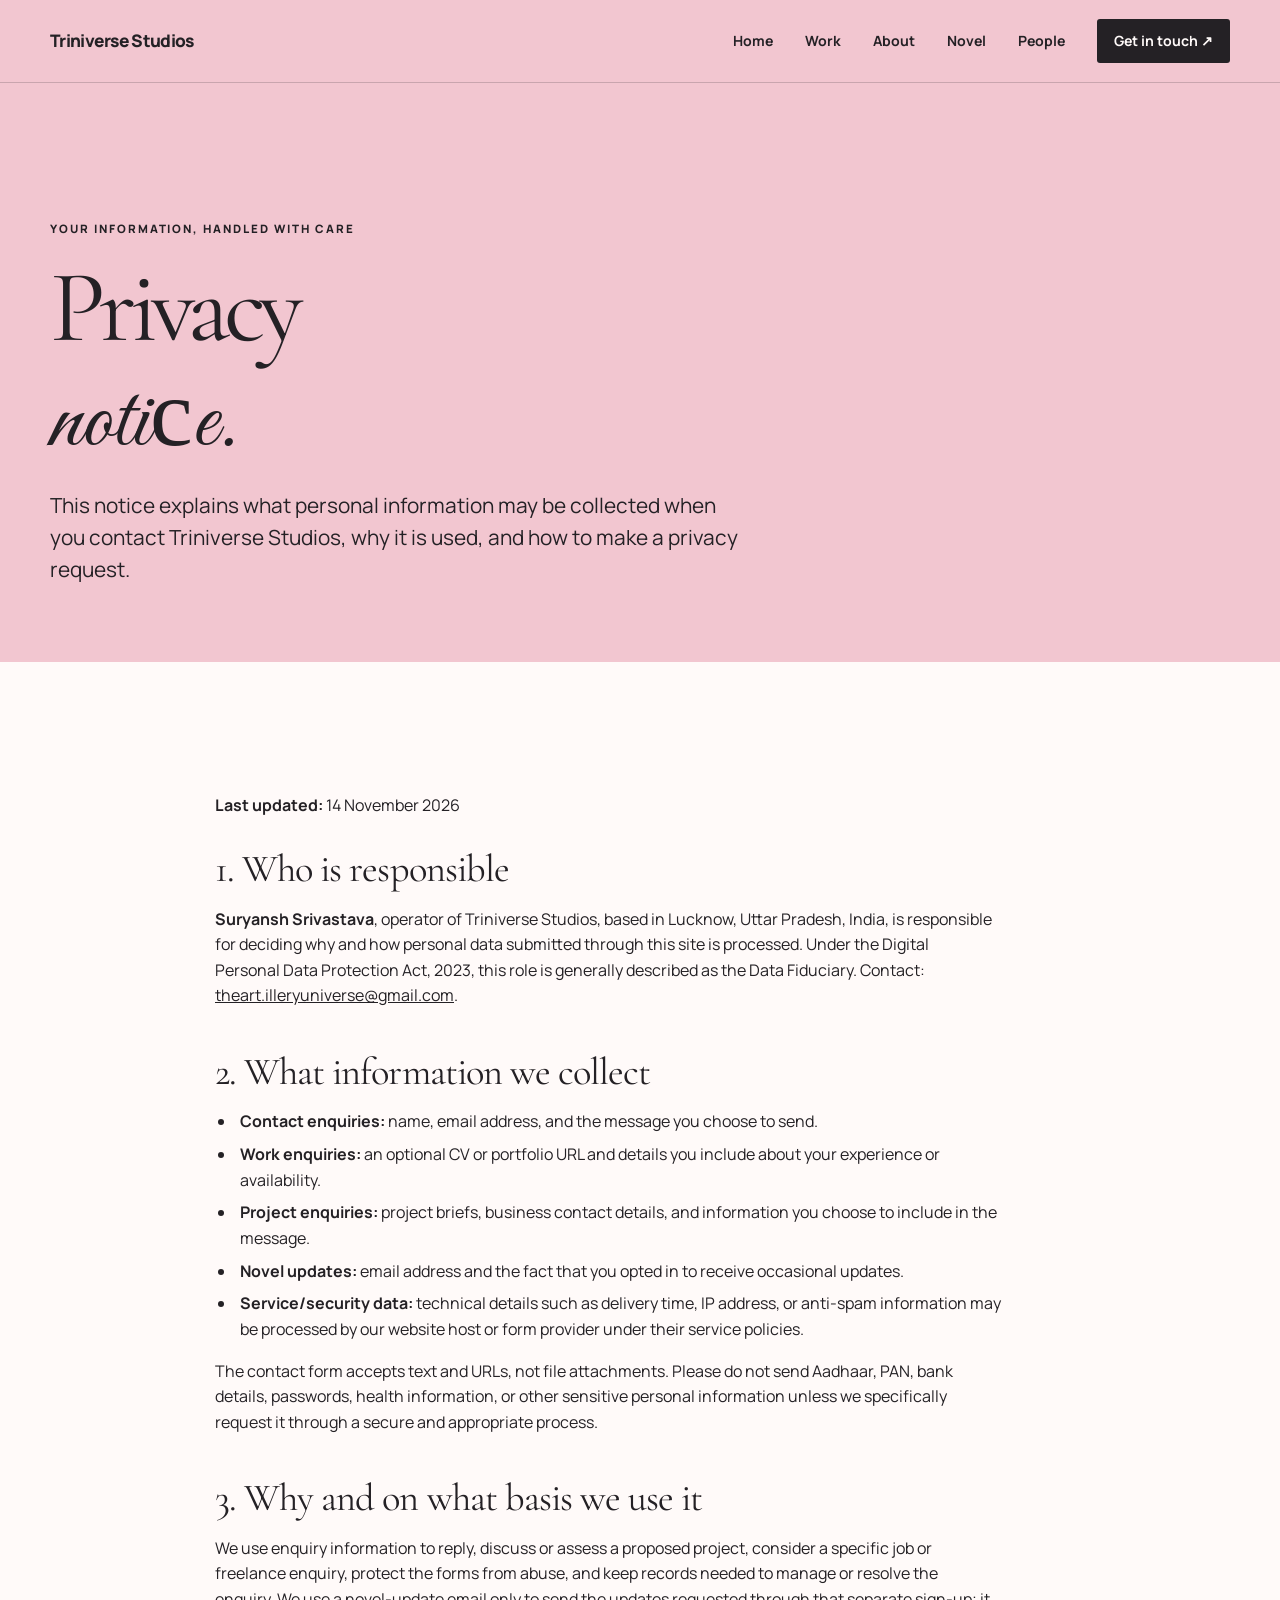
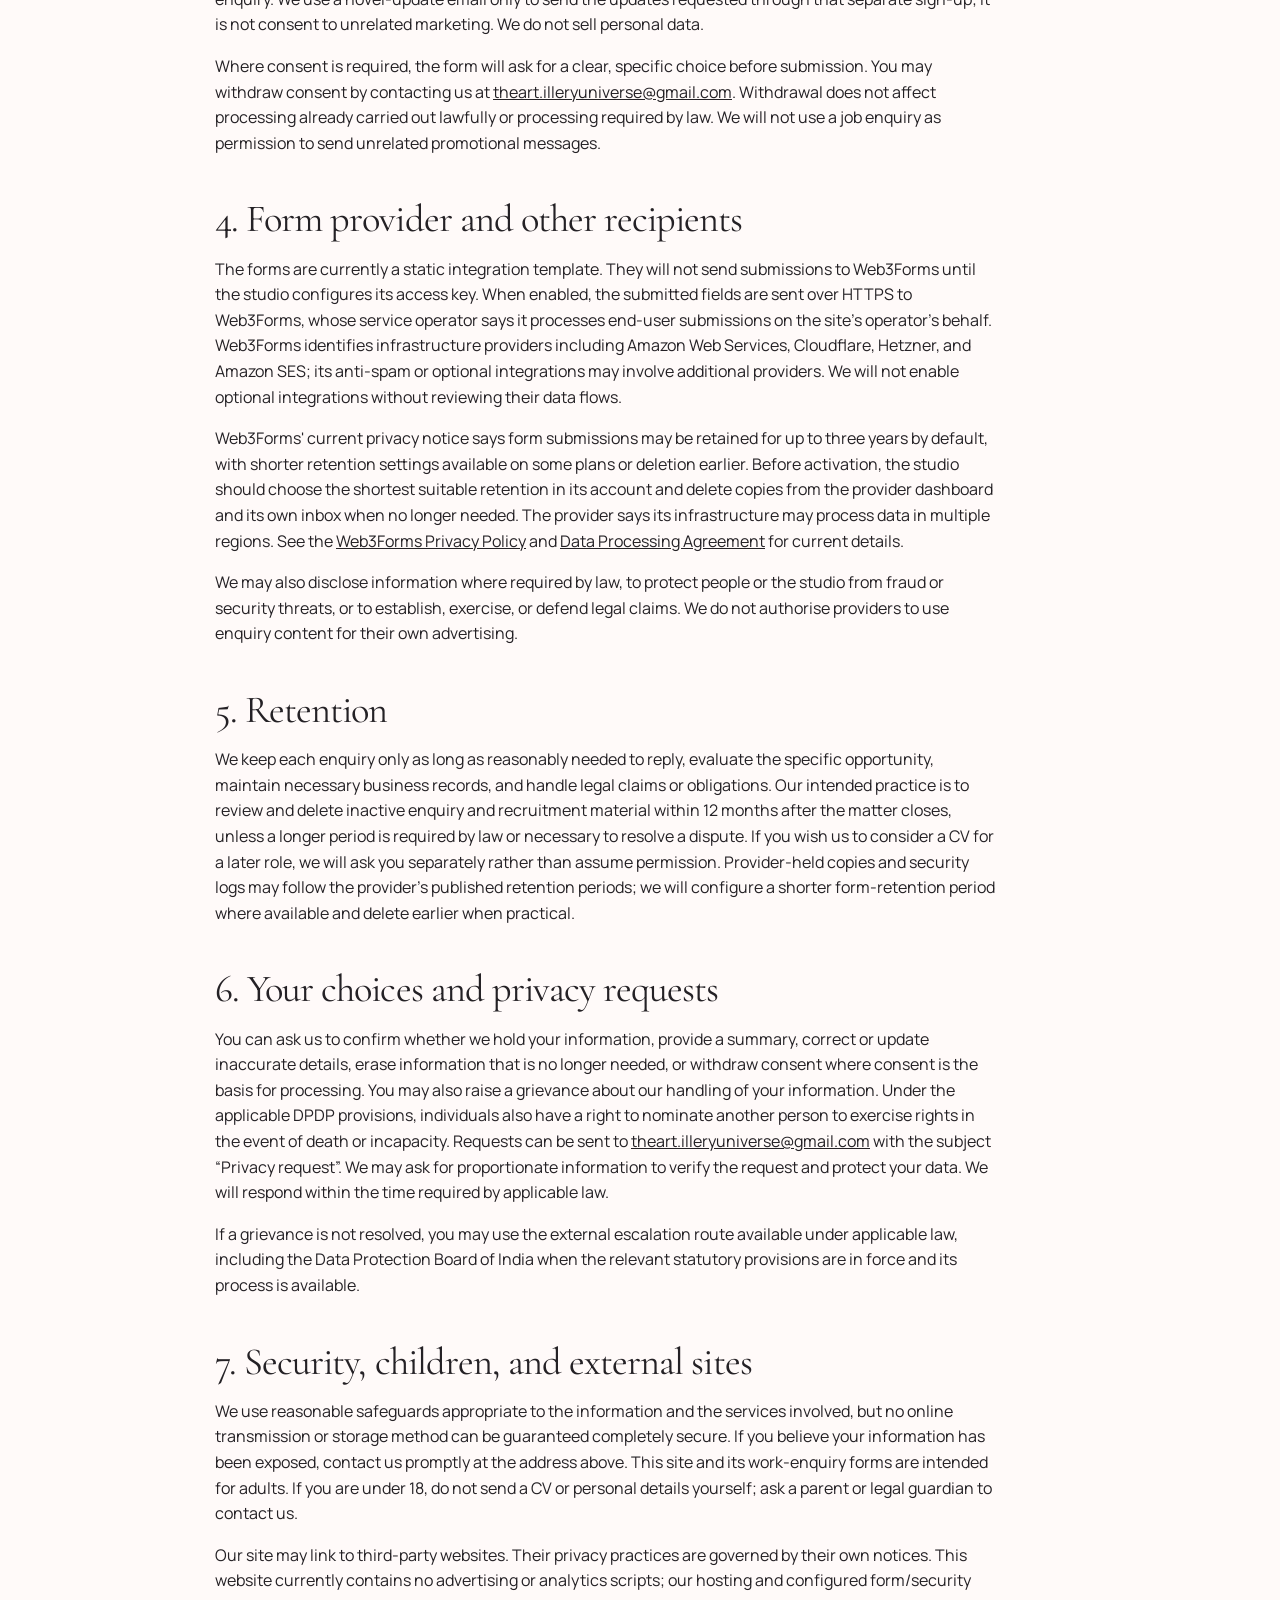
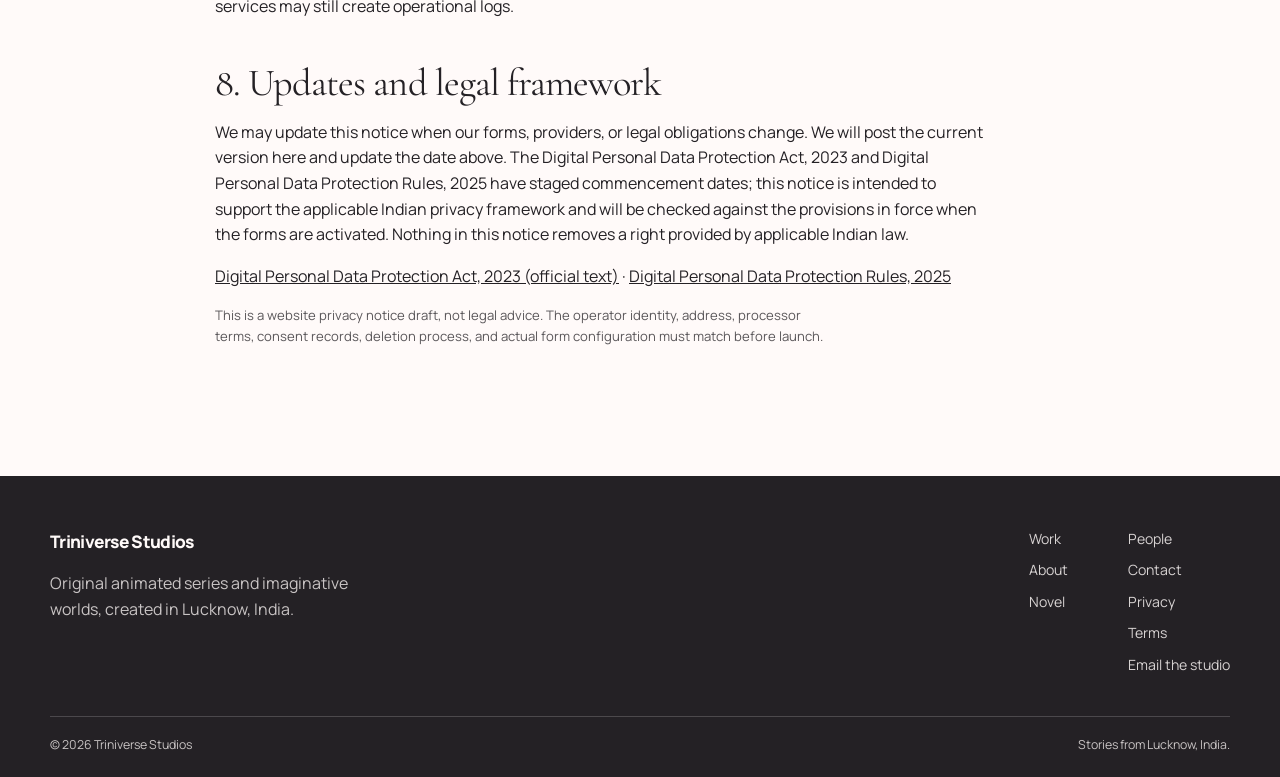
<file: privacy.html>
<!doctype html>
<html lang="en">
  <head>
    <meta charset="utf-8" />
    <meta name="viewport" content="width=device-width, initial-scale=1" />
    <meta name="theme-color" content="#f2c6d0" />
    <meta
      name="description"
      content="Privacy notice for job, freelance, project and novel-update enquiries to Triniverse Studios, including personal data and DPDP Act requests."
    />
    <title>Privacy Notice | Triniverse Studios</title>
    <link rel="icon" href="assets/favicon.svg" type="image/svg+xml" />
    <link rel="stylesheet" href="css/style.css" />
    <meta property="og:type" content="website" />
    <meta property="og:title" content="Privacy Notice | Triniverse Studios" />
    <meta
      property="og:description"
      content="How Triniverse Studios uses personal information sent through its website forms."
    />
  </head>
  <body>
    <a class="skip-link" href="#main">Skip to content</a>
    <div class="site-splash" aria-hidden="true">
      <div class="site-splash__lockup">
        <span class="site-splash__word">Triniverse</span
        ><svg
          class="site-splash__flourish"
          viewBox="0 0 320 24"
          aria-hidden="true"
        >
          <path d="M7 18C65 2 104 24 164 13S261 2 313 9" />
        </svg>
      </div>
    </div>
    <header class="site-header">
      <div class="wrap nav-wrap">
        <a class="brand" href="index.html"><span>Triniverse Studios</span></a
        ><button
          class="menu-toggle"
          type="button"
          aria-expanded="false"
          aria-controls="primary-navigation"
        >
          Menu
        </button>
        <nav
          class="nav-links"
          id="primary-navigation"
          aria-label="Main navigation"
        >
          <a href="index.html">Home</a><a href="work.html">Work</a
          ><a href="about.html">About</a><a href="novel.html">Novel</a
          ><a href="team.html">People</a
          ><a class="nav-cta" href="contact.html">Get in touch ↗</a>
        </nav>
      </div>
    </header>
    <main id="main">
      <section class="page-intro">
        <div class="wrap">
          <p class="eyebrow">Your information, handled with care</p>
          <h1 class="display">Privacy<br /><em>notice.</em></h1>
          <p class="lead">
            This notice explains what personal information may be collected when
            you contact Triniverse Studios, why it is used, and how to make a
            privacy request.
          </p>
        </div>
      </section>
      <section class="section section-paper">
        <div class="wrap legal-content">
          <p><strong>Last updated:</strong> 14 November 2026</p>
          <h2>1. Who is responsible</h2>
          <p>
            <strong>Suryansh Srivastava</strong>, operator of Triniverse
            Studios, based in Lucknow, Uttar Pradesh, India, is responsible for
            deciding why and how personal data submitted through this site is
            processed. Under the Digital Personal Data Protection Act, 2023,
            this role is generally described as the Data Fiduciary. Contact:
            <a href="mailto:theart.illeryuniverse@gmail.com"
              >theart.illeryuniverse@gmail.com</a
            >.
          </p>
          <h2>2. What information we collect</h2>
          <ul>
            <li>
              <strong>Contact enquiries:</strong> name, email address, and the
              message you choose to send.
            </li>
            <li>
              <strong>Work enquiries:</strong> an optional CV or portfolio URL
              and details you include about your experience or availability.
            </li>
            <li>
              <strong>Project enquiries:</strong> project briefs, business
              contact details, and information you choose to include in the
              message.
            </li>
            <li>
              <strong>Novel updates:</strong> email address and the fact that
              you opted in to receive occasional updates.
            </li>
            <li>
              <strong>Service/security data:</strong> technical details such as
              delivery time, IP address, or anti-spam information may be
              processed by our website host or form provider under their service
              policies.
            </li>
          </ul>
          <p>
            The contact form accepts text and URLs, not file attachments. Please
            do not send Aadhaar, PAN, bank details, passwords, health
            information, or other sensitive personal information unless we
            specifically request it through a secure and appropriate process.
          </p>
          <h2>3. Why and on what basis we use it</h2>
          <p>
            We use enquiry information to reply, discuss or assess a proposed
            project, consider a specific job or freelance enquiry, protect the
            forms from abuse, and keep records needed to manage or resolve the
            enquiry. We use a novel-update email only to send the updates
            requested through that separate sign-up; it is not consent to
            unrelated marketing. We do not sell personal data.
          </p>
          <p>
            Where consent is required, the form will ask for a clear, specific
            choice before submission. You may withdraw consent by contacting us
            at
            <a href="mailto:theart.illeryuniverse@gmail.com"
              >theart.illeryuniverse@gmail.com</a
            >. Withdrawal does not affect processing already carried out
            lawfully or processing required by law. We will not use a job
            enquiry as permission to send unrelated promotional messages.
          </p>
          <h2>4. Form provider and other recipients</h2>
          <p>
            The forms are currently a static integration template. They will not
            send submissions to Web3Forms until the studio configures its access
            key. When enabled, the submitted fields are sent over HTTPS to
            Web3Forms, whose service operator says it processes end-user
            submissions on the site's operator's behalf. Web3Forms identifies
            infrastructure providers including Amazon Web Services, Cloudflare,
            Hetzner, and Amazon SES; its anti-spam or optional integrations may
            involve additional providers. We will not enable optional
            integrations without reviewing their data flows.
          </p>
          <p>
            Web3Forms' current privacy notice says form submissions may be
            retained for up to three years by default, with shorter retention
            settings available on some plans or deletion earlier. Before
            activation, the studio should choose the shortest suitable retention
            in its account and delete copies from the provider dashboard and its
            own inbox when no longer needed. The provider says its
            infrastructure may process data in multiple regions. See the
            <a
              href="https://web3forms.com/privacy"
              target="_blank"
              rel="noopener noreferrer"
              >Web3Forms Privacy Policy</a
            >
            and
            <a
              href="https://web3forms.com/dpa"
              target="_blank"
              rel="noopener noreferrer"
              >Data Processing Agreement</a
            >
            for current details.
          </p>
          <p>
            We may also disclose information where required by law, to protect
            people or the studio from fraud or security threats, or to
            establish, exercise, or defend legal claims. We do not authorise
            providers to use enquiry content for their own advertising.
          </p>
          <h2>5. Retention</h2>
          <p>
            We keep each enquiry only as long as reasonably needed to reply,
            evaluate the specific opportunity, maintain necessary business
            records, and handle legal claims or obligations. Our intended
            practice is to review and delete inactive enquiry and recruitment
            material within 12 months after the matter closes, unless a longer
            period is required by law or necessary to resolve a dispute. If you
            wish us to consider a CV for a later role, we will ask you
            separately rather than assume permission. Provider-held copies and
            security logs may follow the provider's published retention periods;
            we will configure a shorter form-retention period where available
            and delete earlier when practical.
          </p>
          <h2>6. Your choices and privacy requests</h2>
          <p>
            You can ask us to confirm whether we hold your information, provide
            a summary, correct or update inaccurate details, erase information
            that is no longer needed, or withdraw consent where consent is the
            basis for processing. You may also raise a grievance about our
            handling of your information. Under the applicable DPDP provisions,
            individuals also have a right to nominate another person to exercise
            rights in the event of death or incapacity. Requests can be sent to
            <a
              href="mailto:theart.illeryuniverse@gmail.com?subject=Privacy%20request"
              >theart.illeryuniverse@gmail.com</a
            >
            with the subject “Privacy request”. We may ask for proportionate
            information to verify the request and protect your data. We will
            respond within the time required by applicable law.
          </p>
          <p>
            If a grievance is not resolved, you may use the external escalation
            route available under applicable law, including the Data Protection
            Board of India when the relevant statutory provisions are in force
            and its process is available.
          </p>
          <h2>7. Security, children, and external sites</h2>
          <p>
            We use reasonable safeguards appropriate to the information and the
            services involved, but no online transmission or storage method can
            be guaranteed completely secure. If you believe your information has
            been exposed, contact us promptly at the address above. This site
            and its work-enquiry forms are intended for adults. If you are under
            18, do not send a CV or personal details yourself; ask a parent or
            legal guardian to contact us.
          </p>
          <p>
            Our site may link to third-party websites. Their privacy practices
            are governed by their own notices. This website currently contains
            no advertising or analytics scripts; our hosting and configured
            form/security services may still create operational logs.
          </p>
          <h2>8. Updates and legal framework</h2>
          <p>
            We may update this notice when our forms, providers, or legal
            obligations change. We will post the current version here and update
            the date above. The Digital Personal Data Protection Act, 2023 and
            Digital Personal Data Protection Rules, 2025 have staged
            commencement dates; this notice is intended to support the
            applicable Indian privacy framework and will be checked against the
            provisions in force when the forms are activated. Nothing in this
            notice removes a right provided by applicable Indian law.
          </p>
          <p>
            <a
              href="https://www.meity.gov.in/static/uploads/2024/06/2bf1f0e9f04e6fb4f8fef35e82c42aa5.pdf"
              target="_blank"
              rel="noopener noreferrer"
              >Digital Personal Data Protection Act, 2023 (official text)</a
            >
            ·
            <a
              href="https://www.meity.gov.in/static/uploads/2025/11/53450e6e5dc0bfa85ebd78686cadad39.pdf"
              target="_blank"
              rel="noopener noreferrer"
              >Digital Personal Data Protection Rules, 2025</a
            >
          </p>
          <p class="notice">
            This is a website privacy notice draft, not legal advice. The
            operator identity, address, processor terms, consent records,
            deletion process, and actual form configuration must match before
            launch.
          </p>
        </div>
      </section>
    </main>
    <footer class="site-footer">
      <div class="wrap">
        <div class="footer-main">
          <div class="footer-brand">
            <a class="brand" href="index.html">
              <span>Triniverse Studios</span>
            </a>
            <p>
              Original animated series and imaginative worlds, created in
              Lucknow, India.
            </p>
          </div>
          <nav class="footer-nav" aria-label="Footer navigation">
            <div>
              <a href="work.html">Work</a><a href="about.html">About</a
              ><a href="novel.html">Novel</a>
            </div>
            <div>
              <a href="team.html">People</a><a href="contact.html">Contact</a
              ><a href="privacy.html">Privacy</a><a href="terms.html">Terms</a
              ><a href="mailto:theart.illeryuniverse@gmail.com"
                >Email the studio</a
              >
            </div>
          </nav>
        </div>
        <div class="footer-bottom">
          <span>© <span data-year>2026</span> Triniverse Studios</span
          ><span>Stories from Lucknow, India.</span>
        </div>
      </div>
    </footer>
    <script src="js/main.js" defer></script>
  </body>
</html>
</file>
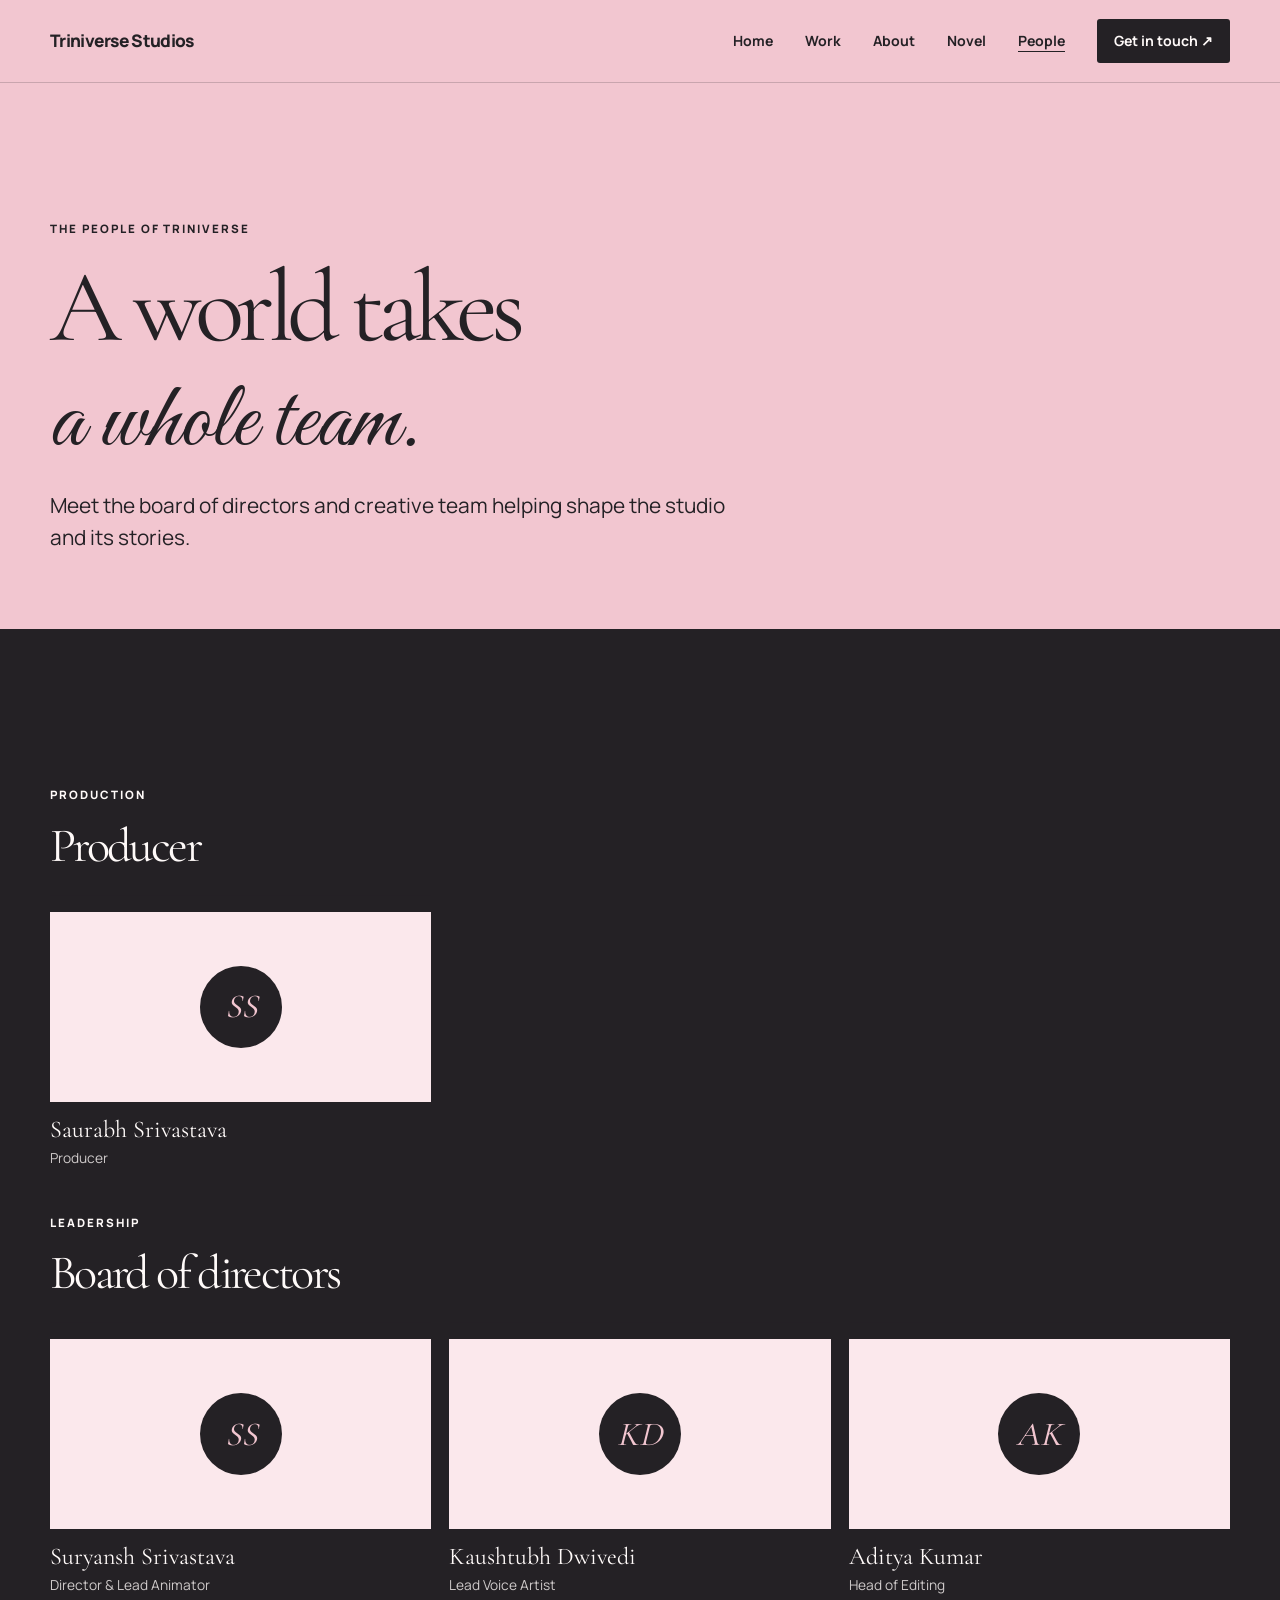
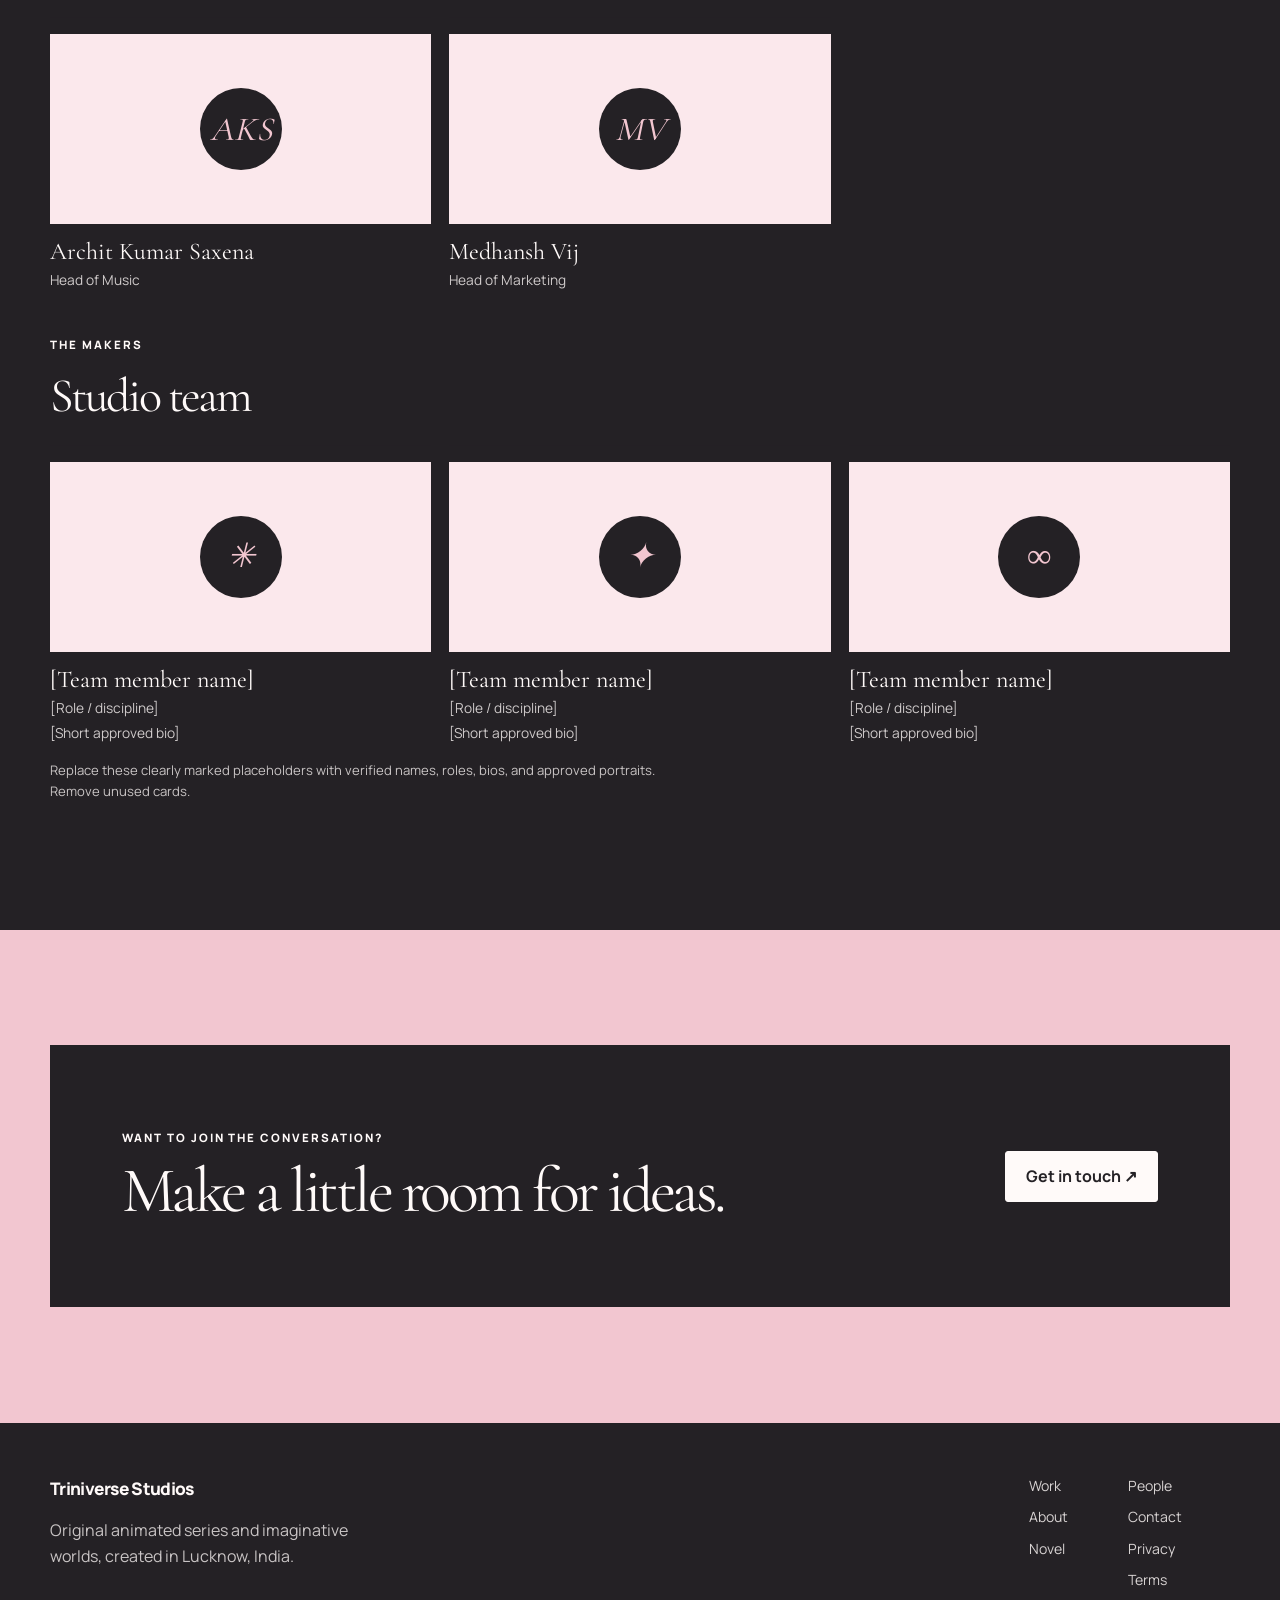
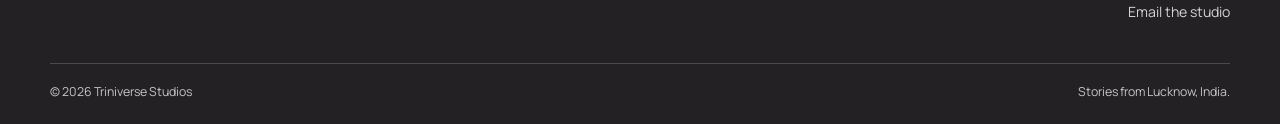
<file: team.html>
<!doctype html>
<html lang="en">
  <head>
    <meta charset="utf-8" />
    <meta name="viewport" content="width=device-width, initial-scale=1" />
    <meta name="theme-color" content="#f2c6d0" />
    <meta
      name="description"
      content="Meet the board of directors and creative team at Triniverse Studios in Lucknow, India."
    />
    <title>Board & Team | Triniverse Studios</title>
    <link rel="icon" href="assets/favicon.svg" type="image/svg+xml" />
    <link rel="stylesheet" href="css/style.css" />
    <meta property="og:type" content="website" />
    <meta property="og:title" content="Board & Team | Triniverse Studios" />
    <meta
      property="og:description"
      content="The people guiding and creating stories at Triniverse Studios."
    />
  </head>
  <body>
    <div class="site-splash" aria-hidden="true">
      <div class="site-splash__lockup">
        <span class="site-splash__word">Triniverse</span
        ><svg
          class="site-splash__flourish"
          viewBox="0 0 320 24"
          aria-hidden="true"
        >
          <path d="M7 18C65 2 104 24 164 13S261 2 313 9" />
        </svg>
      </div>
    </div>
    <a class="skip-link" href="#main">Skip to content</a>
    <header class="site-header">
      <div class="wrap nav-wrap">
        <a class="brand" href="index.html"><span>Triniverse Studios</span></a
        ><button
          class="menu-toggle"
          type="button"
          aria-expanded="false"
          aria-controls="primary-navigation"
        >
          Menu
        </button>
        <nav
          class="nav-links"
          id="primary-navigation"
          aria-label="Main navigation"
        >
          <a href="index.html">Home</a><a href="work.html">Work</a
          ><a href="about.html">About</a><a href="novel.html">Novel</a
          ><a href="team.html" aria-current="page">People</a
          ><a class="nav-cta" href="contact.html">Get in touch ↗</a>
        </nav>
      </div>
    </header>
    <main id="main">
      <section class="page-intro">
        <div class="wrap">
          <p class="eyebrow">The people of Triniverse</p>
          <h1 class="display">A world takes<br /><em>a whole team.</em></h1>
          <p class="lead">
            Meet the board of directors and creative team helping shape the
            studio and its stories.
          </p>
        </div>
      </section>
      <section class="section section-dark">
        <div class="wrap">
          <section class="team-group" aria-labelledby="producer-title">
            <p class="eyebrow">Production</p>
            <h2 id="producer-title">Producer</h2>
            <div class="team-grid">
              <article class="person producer-card">
                <div class="portrait" aria-hidden="true"><span>SS</span></div>
                <h3>Saurabh Srivastava</h3>
                <p>Producer</p>
              </article>
            </div>
          </section>
          <section class="team-group" aria-labelledby="board-title">
            <p class="eyebrow">Leadership</p>
            <h2 id="board-title">Board of directors</h2>
            <div class="team-grid">
              <article class="person">
                <div class="portrait" aria-hidden="true"><span>SS</span></div>
                <h3>Suryansh Srivastava</h3>
                <p>Director &amp; Lead Animator</p>
              </article>
              <article class="person">
                <div class="portrait" aria-hidden="true"><span>KD</span></div>
                <h3>Kaushtubh Dwivedi</h3>
                <p>Lead Voice Artist</p>
              </article>
              <article class="person">
                <div class="portrait" aria-hidden="true"><span>AK</span></div>
                <h3>Aditya Kumar</h3>
                <p>Head of Editing</p>
              </article>
              <article class="person">
                <div class="portrait" aria-hidden="true"><span>AKS</span></div>
                <h3>Archit Kumar Saxena</h3>
                <p>Head of Music</p>
              </article>
              <article class="person">
                <div class="portrait" aria-hidden="true"><span>MV</span></div>
                <h3>Medhansh Vij</h3>
                <p>Head of Marketing</p>
              </article>
            </div>
          </section>
          <section class="team-group" aria-labelledby="team-title">
            <p class="eyebrow">The makers</p>
            <h2 id="team-title">Studio team</h2>
            <div class="team-grid">
              <article class="person">
                <div class="portrait" aria-hidden="true"><span>✳</span></div>
                <h3>[Team member name]</h3>
                <p>[Role / discipline]</p>
                <p>[Short approved bio]</p>
              </article>
              <article class="person">
                <div class="portrait" aria-hidden="true"><span>✦</span></div>
                <h3>[Team member name]</h3>
                <p>[Role / discipline]</p>
                <p>[Short approved bio]</p>
              </article>
              <article class="person">
                <div class="portrait" aria-hidden="true"><span>∞</span></div>
                <h3>[Team member name]</h3>
                <p>[Role / discipline]</p>
                <p>[Short approved bio]</p>
              </article>
            </div>
            <p class="notice">
              Replace these clearly marked placeholders with verified names,
              roles, bios, and approved portraits. Remove unused cards.
            </p>
          </section>
        </div>
      </section>
      <section class="section">
        <div class="wrap cta-panel">
          <div>
            <p class="eyebrow">Want to join the conversation?</p>
            <h2>Make a little room for ideas.</h2>
          </div>
          <a class="button button-light" href="contact.html">Get in touch ↗</a>
        </div>
      </section>
    </main>
    <footer class="site-footer">
      <div class="wrap">
        <div class="footer-main">
          <div class="footer-brand">
            <a class="brand" href="index.html">
              <span>Triniverse Studios</span>
            </a>
            <p>
              Original animated series and imaginative worlds, created in
              Lucknow, India.
            </p>
          </div>
          <nav class="footer-nav" aria-label="Footer navigation">
            <div>
              <a href="work.html">Work</a><a href="about.html">About</a
              ><a href="novel.html">Novel</a>
            </div>
            <div>
              <a href="team.html">People</a><a href="contact.html">Contact</a
              ><a href="privacy.html">Privacy</a><a href="terms.html">Terms</a
              ><a href="mailto:theart.illeryuniverse@gmail.com"
                >Email the studio</a
              >
            </div>
          </nav>
        </div>
        <div class="footer-bottom">
          <span>© <span data-year>2026</span> Triniverse Studios</span
          ><span>Stories from Lucknow, India.</span>
        </div>
      </div>
    </footer>
    <script src="js/main.js" defer></script>
  </body>
</html>
</file>
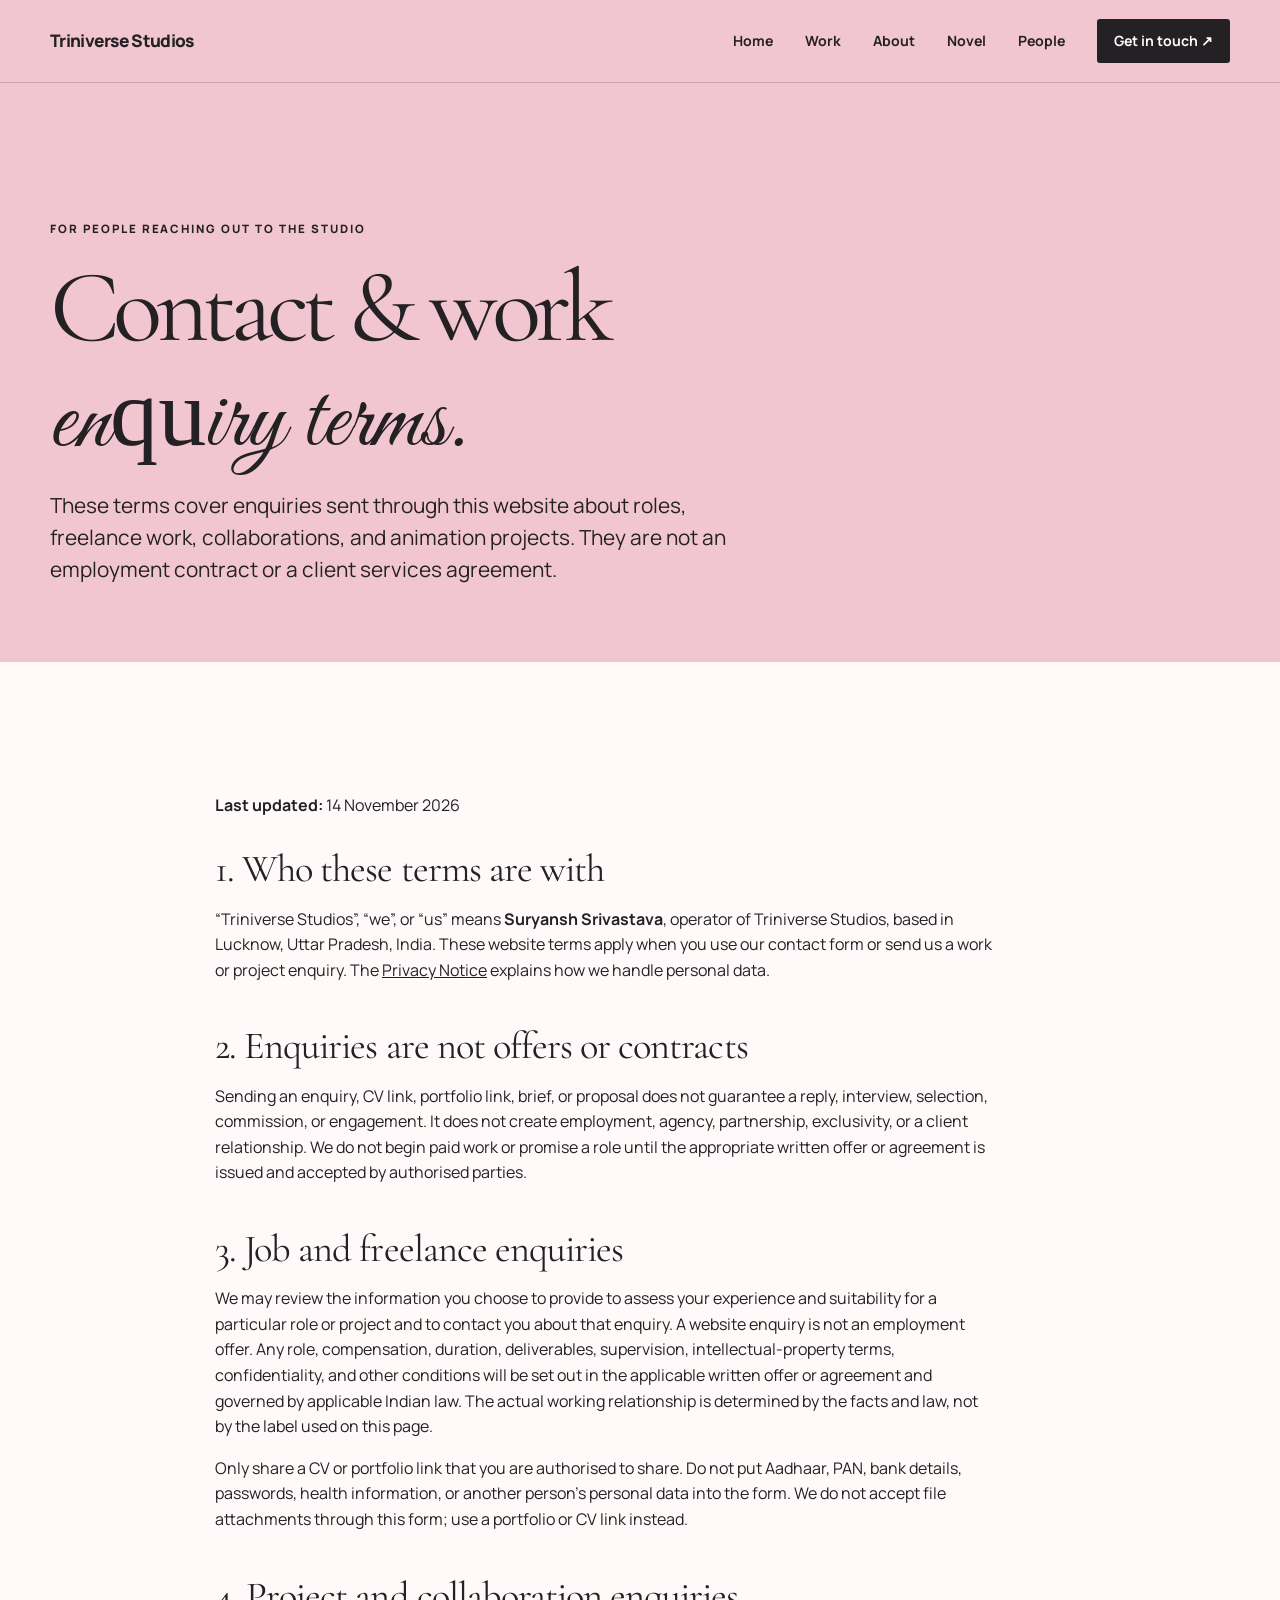
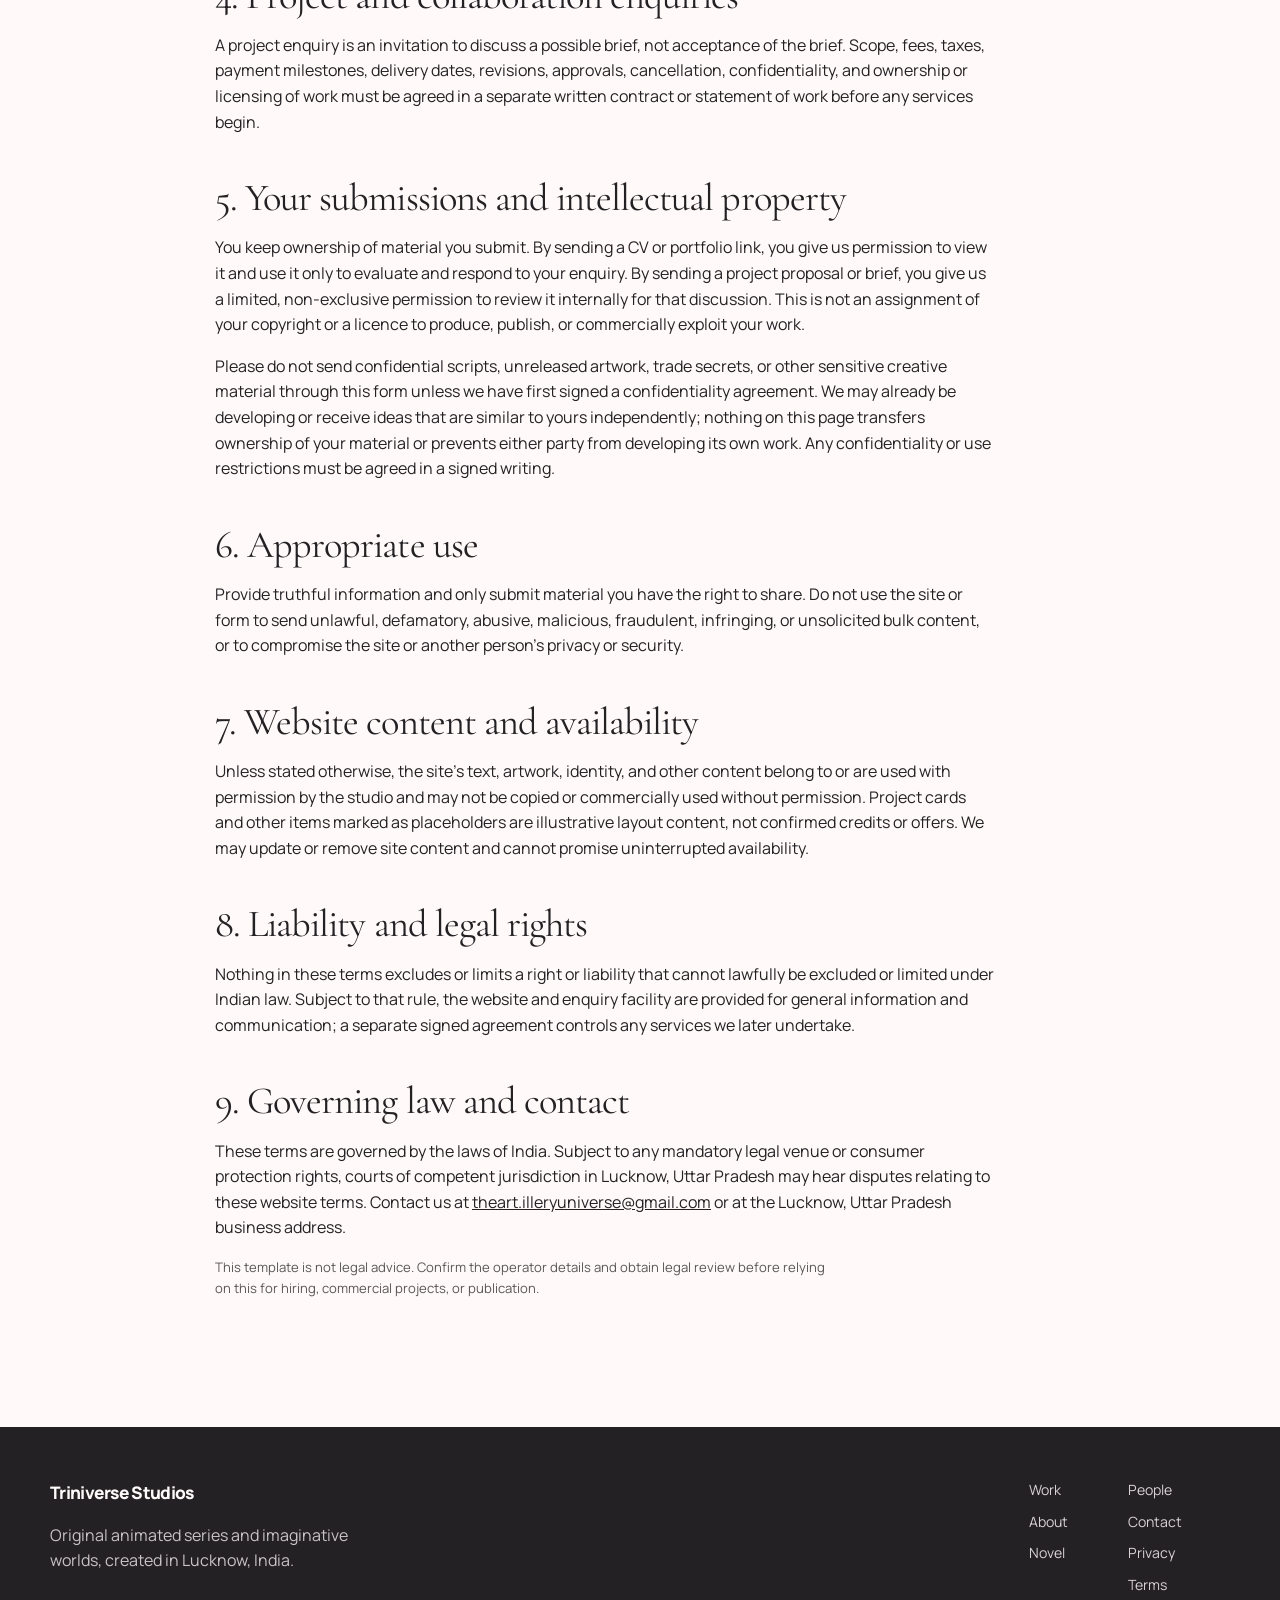
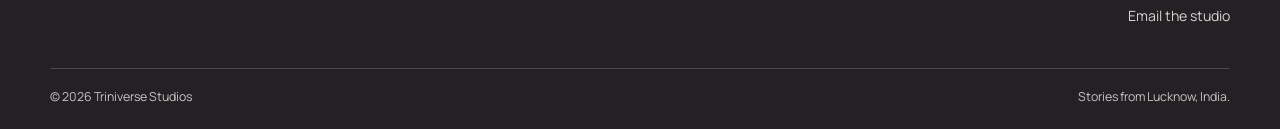
<file: terms.html>
<!doctype html>
<html lang="en">
  <head>
    <meta charset="utf-8" />
    <meta name="viewport" content="width=device-width, initial-scale=1" />
    <meta name="theme-color" content="#f2c6d0" />
    <meta
      name="description"
      content="Terms for contacting Triniverse Studios about roles, freelance work, partnerships, and animation projects."
    />
    <title>Contact & Work Enquiry Terms | Triniverse Studios</title>
    <link rel="icon" href="assets/favicon.svg" type="image/svg+xml" />
    <link rel="stylesheet" href="css/style.css" />
    <meta property="og:type" content="website" />
    <meta
      property="og:title"
      content="Contact & Work Enquiry Terms | Triniverse Studios"
    />
    <meta
      property="og:description"
      content="The terms that apply to website contact, work, and project enquiries."
    />
  </head>
  <body>
    <a class="skip-link" href="#main">Skip to content</a>
    <div class="site-splash" aria-hidden="true">
      <div class="site-splash__lockup">
        <span class="site-splash__word">Triniverse</span
        ><svg
          class="site-splash__flourish"
          viewBox="0 0 320 24"
          aria-hidden="true"
        >
          <path d="M7 18C65 2 104 24 164 13S261 2 313 9" />
        </svg>
      </div>
    </div>
    <header class="site-header">
      <div class="wrap nav-wrap">
        <a class="brand" href="index.html"><span>Triniverse Studios</span></a
        ><button
          class="menu-toggle"
          type="button"
          aria-expanded="false"
          aria-controls="primary-navigation"
        >
          Menu
        </button>
        <nav
          class="nav-links"
          id="primary-navigation"
          aria-label="Main navigation"
        >
          <a href="index.html">Home</a><a href="work.html">Work</a
          ><a href="about.html">About</a><a href="novel.html">Novel</a
          ><a href="team.html">People</a
          ><a class="nav-cta" href="contact.html">Get in touch ↗</a>
        </nav>
      </div>
    </header>
    <main id="main">
      <section class="page-intro">
        <div class="wrap">
          <p class="eyebrow">For people reaching out to the studio</p>
          <h1 class="display">Contact & work<br /><em>enquiry terms.</em></h1>
          <p class="lead">
            These terms cover enquiries sent through this website about roles,
            freelance work, collaborations, and animation projects. They are not
            an employment contract or a client services agreement.
          </p>
        </div>
      </section>
      <section class="section section-paper">
        <div class="wrap legal-content">
          <p><strong>Last updated:</strong> 14 November 2026</p>
          <h2>1. Who these terms are with</h2>
          <p>
            “Triniverse Studios”, “we”, or “us” means
            <strong>Suryansh Srivastava</strong>, operator of Triniverse
            Studios, based in Lucknow, Uttar Pradesh, India. These website terms
            apply when you use our contact form or send us a work or project
            enquiry. The <a href="privacy.html">Privacy Notice</a> explains how
            we handle personal data.
          </p>
          <h2>2. Enquiries are not offers or contracts</h2>
          <p>
            Sending an enquiry, CV link, portfolio link, brief, or proposal does
            not guarantee a reply, interview, selection, commission, or
            engagement. It does not create employment, agency, partnership,
            exclusivity, or a client relationship. We do not begin paid work or
            promise a role until the appropriate written offer or agreement is
            issued and accepted by authorised parties.
          </p>
          <h2>3. Job and freelance enquiries</h2>
          <p>
            We may review the information you choose to provide to assess your
            experience and suitability for a particular role or project and to
            contact you about that enquiry. A website enquiry is not an
            employment offer. Any role, compensation, duration, deliverables,
            supervision, intellectual-property terms, confidentiality, and other
            conditions will be set out in the applicable written offer or
            agreement and governed by applicable Indian law. The actual working
            relationship is determined by the facts and law, not by the label
            used on this page.
          </p>
          <p>
            Only share a CV or portfolio link that you are authorised to share.
            Do not put Aadhaar, PAN, bank details, passwords, health
            information, or another person’s personal data into the form. We do
            not accept file attachments through this form; use a portfolio or CV
            link instead.
          </p>
          <h2>4. Project and collaboration enquiries</h2>
          <p>
            A project enquiry is an invitation to discuss a possible brief, not
            acceptance of the brief. Scope, fees, taxes, payment milestones,
            delivery dates, revisions, approvals, cancellation, confidentiality,
            and ownership or licensing of work must be agreed in a separate
            written contract or statement of work before any services begin.
          </p>
          <h2>5. Your submissions and intellectual property</h2>
          <p>
            You keep ownership of material you submit. By sending a CV or
            portfolio link, you give us permission to view it and use it only to
            evaluate and respond to your enquiry. By sending a project proposal
            or brief, you give us a limited, non-exclusive permission to review
            it internally for that discussion. This is not an assignment of your
            copyright or a licence to produce, publish, or commercially exploit
            your work.
          </p>
          <p>
            Please do not send confidential scripts, unreleased artwork, trade
            secrets, or other sensitive creative material through this form
            unless we have first signed a confidentiality agreement. We may
            already be developing or receive ideas that are similar to yours
            independently; nothing on this page transfers ownership of your
            material or prevents either party from developing its own work. Any
            confidentiality or use restrictions must be agreed in a signed
            writing.
          </p>
          <h2>6. Appropriate use</h2>
          <p>
            Provide truthful information and only submit material you have the
            right to share. Do not use the site or form to send unlawful,
            defamatory, abusive, malicious, fraudulent, infringing, or
            unsolicited bulk content, or to compromise the site or another
            person’s privacy or security.
          </p>
          <h2>7. Website content and availability</h2>
          <p>
            Unless stated otherwise, the site’s text, artwork, identity, and
            other content belong to or are used with permission by the studio
            and may not be copied or commercially used without permission.
            Project cards and other items marked as placeholders are
            illustrative layout content, not confirmed credits or offers. We may
            update or remove site content and cannot promise uninterrupted
            availability.
          </p>
          <h2>8. Liability and legal rights</h2>
          <p>
            Nothing in these terms excludes or limits a right or liability that
            cannot lawfully be excluded or limited under Indian law. Subject to
            that rule, the website and enquiry facility are provided for general
            information and communication; a separate signed agreement controls
            any services we later undertake.
          </p>
          <h2>9. Governing law and contact</h2>
          <p>
            These terms are governed by the laws of India. Subject to any
            mandatory legal venue or consumer protection rights, courts of
            competent jurisdiction in Lucknow, Uttar Pradesh may hear disputes
            relating to these website terms. Contact us at
            <a href="mailto:theart.illeryuniverse@gmail.com"
              >theart.illeryuniverse@gmail.com</a
            >
            or at the Lucknow, Uttar Pradesh business address.
          </p>
          <p class="notice">
            This template is not legal advice. Confirm the operator details and
            obtain legal review before relying on this for hiring, commercial
            projects, or publication.
          </p>
        </div>
      </section>
    </main>
    <footer class="site-footer">
      <div class="wrap">
        <div class="footer-main">
          <div class="footer-brand">
            <a class="brand" href="index.html">
              <span>Triniverse Studios</span>
            </a>
            <p>
              Original animated series and imaginative worlds, created in
              Lucknow, India.
            </p>
          </div>
          <nav class="footer-nav" aria-label="Footer navigation">
            <div>
              <a href="work.html">Work</a><a href="about.html">About</a
              ><a href="novel.html">Novel</a>
            </div>
            <div>
              <a href="team.html">People</a><a href="contact.html">Contact</a
              ><a href="privacy.html">Privacy</a><a href="terms.html">Terms</a
              ><a href="mailto:theart.illeryuniverse@gmail.com"
                >Email the studio</a
              >
            </div>
          </nav>
        </div>
        <div class="footer-bottom">
          <span>© <span data-year>2026</span> Triniverse Studios</span
          ><span>Stories from Lucknow, India.</span>
        </div>
      </div>
    </footer>
    <script src="js/main.js" defer></script>
  </body>
</html>
</file>
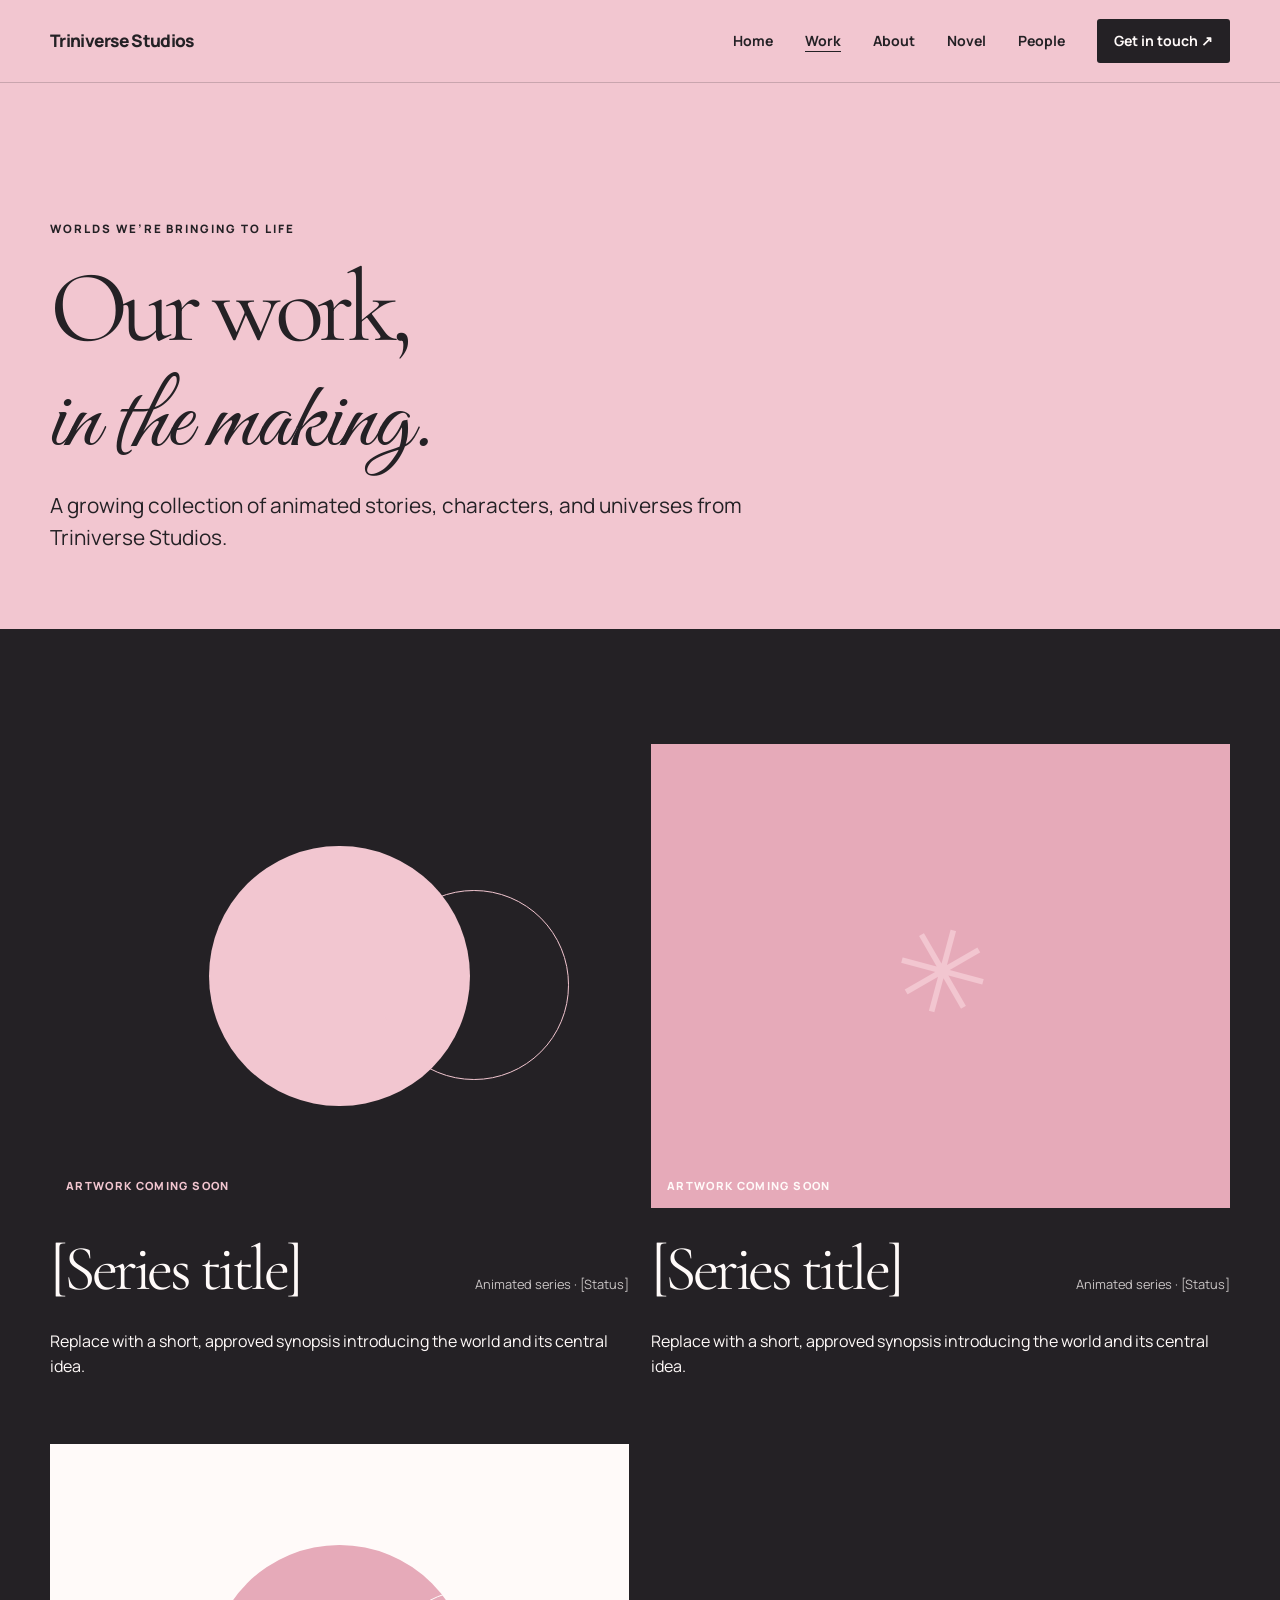
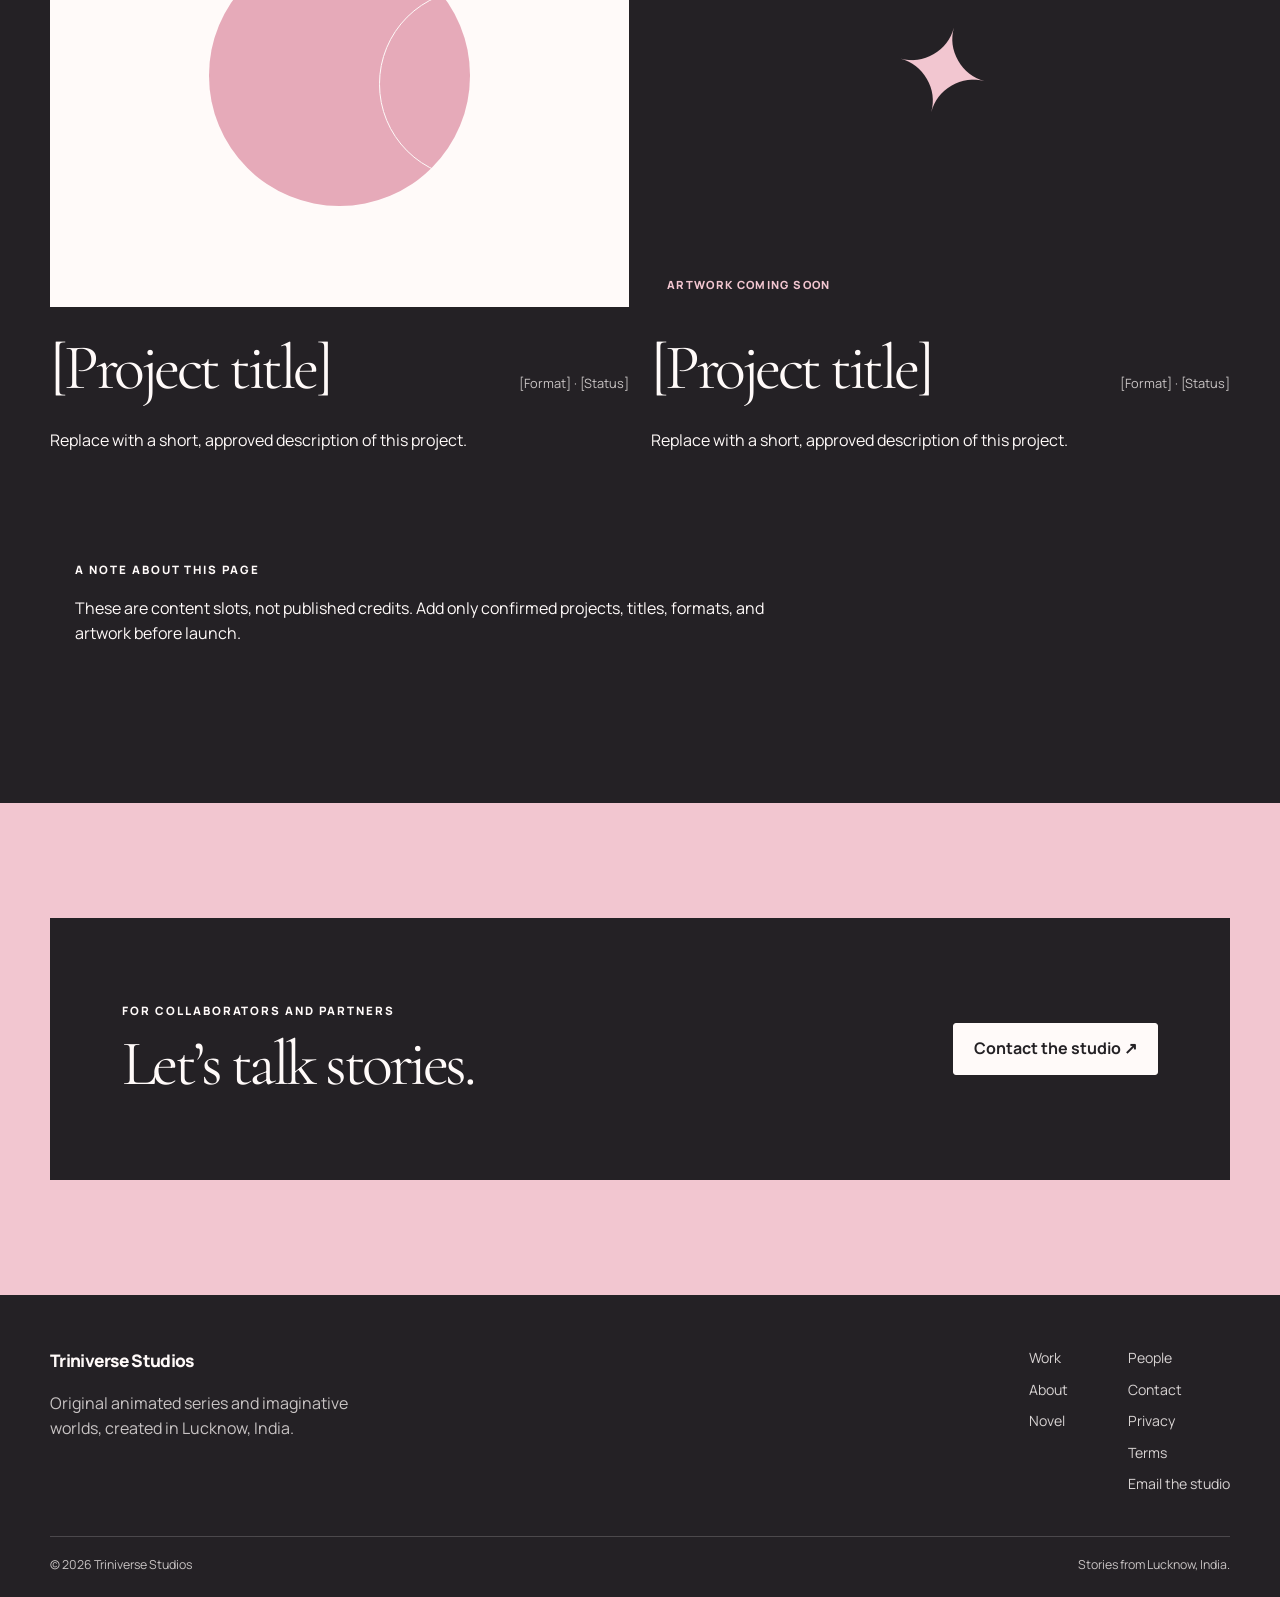
<file: work.html>
<!doctype html>
<html lang="en">
  <head>
    <meta charset="utf-8" />
    <meta name="viewport" content="width=device-width, initial-scale=1" />
    <meta name="theme-color" content="#f2c6d0" />
    <meta
      name="description"
      content="Explore animation series and original projects from Triniverse Studios, a Lucknow-based animation studio."
    />
    <title>Our Work | Triniverse Studios</title>
    <link rel="icon" href="assets/favicon.svg" type="image/svg+xml" />
    <link rel="stylesheet" href="css/style.css" />
    <meta property="og:type" content="website" />
    <meta property="og:title" content="Our Work | Triniverse Studios" />
    <meta
      property="og:description"
      content="Explore original animated stories and projects from Triniverse Studios."
    />
  </head>
  <body>
    <div class="site-splash" aria-hidden="true">
      <div class="site-splash__lockup">
        <span class="site-splash__word">Triniverse</span
        ><svg
          class="site-splash__flourish"
          viewBox="0 0 320 24"
          aria-hidden="true"
        >
          <path d="M7 18C65 2 104 24 164 13S261 2 313 9" />
        </svg>
      </div>
    </div>
    <a class="skip-link" href="#main">Skip to content</a>
    <header class="site-header">
      <div class="wrap nav-wrap">
        <a class="brand" href="index.html"><span>Triniverse Studios</span></a
        ><button
          class="menu-toggle"
          type="button"
          aria-expanded="false"
          aria-controls="primary-navigation"
        >
          Menu
        </button>
        <nav
          class="nav-links"
          id="primary-navigation"
          aria-label="Main navigation"
        >
          <a href="index.html">Home</a
          ><a href="work.html" aria-current="page">Work</a
          ><a href="about.html">About</a><a href="novel.html">Novel</a
          ><a href="team.html">People</a
          ><a class="nav-cta" href="contact.html">Get in touch ↗</a>
        </nav>
      </div>
    </header>
    <main id="main">
      <section class="page-intro">
        <div class="wrap">
          <p class="eyebrow">Worlds we’re bringing to life</p>
          <h1 class="display">Our work,<br /><em>in the making.</em></h1>
          <p class="lead">
            A growing collection of animated stories, characters, and universes
            from Triniverse Studios.
          </p>
        </div>
      </section>
      <section class="section section-dark">
        <div class="wrap">
          <div class="project-list">
            <article class="project-card">
              <div class="art-card ink-art">
                <div class="shape"></div>
                <span class="art-label">Artwork coming soon</span>
              </div>
              <div class="project-info">
                <h2>[Series title]</h2>
                <p>Animated series · [Status]</p>
              </div>
              <p>
                Replace with a short, approved synopsis introducing the world
                and its central idea.
              </p>
            </article>
            <article class="project-card">
              <div class="art-card pink-art">
                <span class="shape-star">✳</span
                ><span class="art-label">Artwork coming soon</span>
              </div>
              <div class="project-info">
                <h2>[Series title]</h2>
                <p>Animated series · [Status]</p>
              </div>
              <p>
                Replace with a short, approved synopsis introducing the world
                and its central idea.
              </p>
            </article>
            <article class="project-card">
              <div class="art-card paper-art">
                <div class="shape"></div>
                <span class="art-label">Artwork coming soon</span>
              </div>
              <div class="project-info">
                <h2>[Project title]</h2>
                <p>[Format] · [Status]</p>
              </div>
              <p>Replace with a short, approved description of this project.</p>
            </article>
            <article class="project-card">
              <div class="art-card ink-art">
                <span class="shape-star">✦</span
                ><span class="art-label">Artwork coming soon</span>
              </div>
              <div class="project-info">
                <h2>[Project title]</h2>
                <p>[Format] · [Status]</p>
              </div>
              <p>Replace with a short, approved description of this project.</p>
            </article>
          </div>
          <div class="project-note">
            <p class="eyebrow">A note about this page</p>
            <p>
              These are content slots, not published credits. Add only confirmed
              projects, titles, formats, and artwork before launch.
            </p>
          </div>
        </div>
      </section>
      <section class="section">
        <div class="wrap cta-panel">
          <div>
            <p class="eyebrow">For collaborators and partners</p>
            <h2>Let’s talk stories.</h2>
          </div>
          <a class="button button-light" href="contact.html"
            >Contact the studio ↗</a
          >
        </div>
      </section>
    </main>
    <footer class="site-footer">
      <div class="wrap">
        <div class="footer-main">
          <div class="footer-brand">
            <a class="brand" href="index.html">
              <span>Triniverse Studios</span>
            </a>
            <p>
              Original animated series and imaginative worlds, created in
              Lucknow, India.
            </p>
          </div>
          <nav class="footer-nav" aria-label="Footer navigation">
            <div>
              <a href="work.html">Work</a><a href="about.html">About</a
              ><a href="novel.html">Novel</a>
            </div>
            <div>
              <a href="team.html">People</a><a href="contact.html">Contact</a
              ><a href="privacy.html">Privacy</a><a href="terms.html">Terms</a
              ><a href="mailto:theart.illeryuniverse@gmail.com"
                >Email the studio</a
              >
            </div>
          </nav>
        </div>
        <div class="footer-bottom">
          <span>© <span data-year>2026</span> Triniverse Studios</span
          ><span>Stories from Lucknow, India.</span>
        </div>
      </div>
    </footer>
    <script src="js/main.js" defer></script>
  </body>
</html>
</file>
<file: css/style.css>
@charset "UTF-8";

/* Theme tokens, reset, and shared layout */
:root {
  --pink: #f2c6d0;
  --pink-light: #fbe8ec;
  --ink: #242125;
  --paper: #fffaf9;
  --line: rgba(36, 33, 37, 0.2);
  --serif: "Cormorant Garamond", Georgia, "Times New Roman", serif;
  --sans: Manrope, Arial, Helvetica, sans-serif;
  --wrap: 1180px;
}
* {
  box-sizing: border-box;
}
html {
  scroll-behavior: smooth;
}
body {
  margin: 0;
  background: var(--pink);
  color: var(--ink);
  font-family: var(--sans);
  font-size: 16px;
  line-height: 1.6;
}
a {
  color: inherit;
}
img,
svg {
  max-width: 100%;
}
button,
input,
textarea {
  font: inherit;
}
.skip-link {
  position: absolute;
  top: -60px;
  left: 1rem;
  background: var(--ink);
  color: var(--paper);
  padding: 0.7rem 1rem;
  z-index: 20;
}
.skip-link:focus {
  top: 1rem;
}
.wrap {
  width: min(calc(100% - 48px), var(--wrap));
  margin-inline: auto;
}
/* Header and navigation */
.site-header {
  position: relative;
  z-index: 10;
  border-bottom: 1px solid var(--line);
}
.nav-wrap {
  min-height: 82px;
  display: flex;
  align-items: center;
  justify-content: space-between;
  gap: 24px;
}
.brand {
  display: inline-flex;
  align-items: center;
  gap: 11px;
  text-decoration: none;
  font-size: 1.08rem;
  font-weight: 800;
  letter-spacing: -0.04em;
}
.brand-mark {
  width: 36px;
  height: 36px;
  display: grid;
  place-items: center;
  background: var(--ink);
  color: var(--pink);
  border-radius: 50%;
  font-family: var(--serif);
  font-style: italic;
  font-size: 1.2rem;
}
.nav-links {
  display: flex;
  align-items: center;
  gap: clamp(17px, 2.5vw, 34px);
}
.nav-links a {
  text-decoration: none;
  font-size: 0.88rem;
  font-weight: 700;
}
.nav-links a:hover,
.nav-links a[aria-current="page"] {
  text-decoration: underline;
  text-underline-offset: 5px;
}
.nav-links .nav-cta {
  background: var(--ink);
  color: var(--paper);
  padding: 11px 17px;
  border-radius: 3px;
}
.menu-toggle {
  display: none;
  background: none;
  border: 1px solid var(--ink);
  padding: 9px 12px;
  border-radius: 3px;
  color: var(--ink);
  font-weight: 700;
}
/* Typography and reusable controls */
.eyebrow {
  text-transform: uppercase;
  font-size: 0.72rem;
  font-weight: 800;
  letter-spacing: 0.17em;
}
.display {
  font-family: var(--serif);
  font-weight: 400;
  letter-spacing: -0.065em;
  line-height: 0.98;
  font-size: clamp(3rem, 8vw, 7.5rem);
  margin: 19px 0 25px;
}
.display em {
  font:
    400 0.94em/0.82 "Triniverse Script",
    "Brush Script MT",
    "Segoe Script",
    cursive;
  letter-spacing: 0;
  display: inline-block;
  vertical-align: -0.05em;
}
.lead {
  font-size: clamp(1.05rem, 1.8vw, 1.3rem);
  max-width: 650px;
  line-height: 1.55;
}
.button {
  display: inline-flex;
  align-items: center;
  justify-content: center;
  gap: 10px;
  min-height: 48px;
  padding: 12px 20px;
  background: var(--ink);
  color: var(--paper);
  text-decoration: none;
  border: 1px solid var(--ink);
  border-radius: 3px;
  font-weight: 700;
  cursor: pointer;
}
.button:hover {
  background: transparent;
  color: var(--ink);
}
.button-light {
  background: var(--paper);
  color: var(--ink);
  border-color: var(--paper);
}
.button-light:hover {
  background: transparent;
  color: var(--paper);
}
.text-link {
  font-weight: 700;
  text-decoration-thickness: 1px;
  text-underline-offset: 4px;
}
.hero {
  padding: clamp(74px, 11vw, 150px) 0 88px;
  position: relative;
  overflow: hidden;
  background: var(--paper);
}
.hero-grid {
  display: grid;
  grid-template-columns: 1.2fr 0.8fr;
  align-items: center;
  gap: 45px;
}
.hero-copy {
  position: relative;
  z-index: 1;
}
.hero .display {
  max-width: 800px;
}
.hero-art {
  min-height: 420px;
  position: relative;
  display: grid;
  place-items: center;
}
.orbit {
  width: min(33vw, 370px);
  aspect-ratio: 1;
  border: 1px solid var(--ink);
  border-radius: 50%;
  position: absolute;
}
.orbit:before,
.orbit:after {
  content: "";
  position: absolute;
  border: 1px solid var(--ink);
  border-radius: 50%;
  inset: 12%;
}
.orbit:after {
  inset: 25%;
}
.hero-planet {
  width: 47%;
  aspect-ratio: 1;
  border-radius: 50%;
  background: var(--ink);
  position: relative;
  display: grid;
  place-items: center;
  color: var(--pink);
  font: italic clamp(3rem, 8vw, 6rem) var(--serif);
  transform: rotate(-12deg);
  overflow: hidden;
}
.hero-planet img {
  width: 100%;
  height: 100%;
  object-fit: cover;
  border-radius: inherit;
}
.spark {
  position: absolute;
  font-family: var(--serif);
  font-size: 2rem;
}
.spark-one {
  top: 13%;
  right: 18%;
}
.spark-two {
  bottom: 15%;
  left: 11%;
}
.hero-caption {
  position: absolute;
  right: 0;
  bottom: 0;
  font-size: 0.74rem;
  text-transform: uppercase;
  letter-spacing: 0.12em;
}
/* Sections, artwork, and project cards */
.section {
  padding: clamp(68px, 9vw, 118px) 0;
}
.section-dark {
  background: var(--ink);
  color: var(--paper);
}
.section-paper {
  background: var(--paper);
}
.section-head {
  display: flex;
  align-items: end;
  justify-content: space-between;
  gap: 25px;
  margin-bottom: 40px;
}
.section-head h2,
.section h2 {
  font: 400 clamp(2.5rem, 5vw, 4.6rem) / 1 var(--serif);
  letter-spacing: -0.055em;
  margin: 12px 0;
}
.section-head p {
  max-width: 400px;
  margin: 0;
}
.cards {
  display: grid;
  grid-template-columns: repeat(3, 1fr);
  gap: 19px;
}
.project-card {
  min-width: 0;
  transition: transform 0.42s cubic-bezier(0.2, 0.72, 0.22, 1);
}
.project-card:hover {
  transform: translateY(-5px);
}
.project-card .art-card {
  transition: transform 0.42s cubic-bezier(0.2, 0.72, 0.22, 1);
}
.project-card:hover .art-card {
  transform: scale(1.015);
}
.project-card .shape,
.project-card .shape-star {
  transition: transform 0.55s cubic-bezier(0.2, 0.72, 0.22, 1);
}
.project-card:hover .shape {
  transform: scale(1.08) rotate(6deg);
}
.project-card:hover .shape-star {
  transform: rotate(27deg) scale(1.08);
}
.art-card {
  aspect-ratio: 4/3;
  position: relative;
  overflow: hidden;
  background: var(--pink-light);
  display: grid;
  place-items: center;
}
.art-card.ink-art {
  background: var(--ink);
  color: var(--pink);
}
.art-card.pink-art {
  background: #e6aab9;
}
.art-card.paper-art {
  background: var(--paper);
}
.art-label {
  position: absolute;
  left: 16px;
  bottom: 13px;
  font-size: 0.7rem;
  text-transform: uppercase;
  letter-spacing: 0.12em;
  font-weight: 800;
}

/* Figure-based art cards with images (work page) */
.art-card img {
  width: 100%;
  height: 100%;
  object-fit: cover;
  transition: transform 0.55s cubic-bezier(0.2, 0.72, 0.22, 1);
}
.project-card:hover .art-card img {
  transform: scale(1.05);
}
.art-card figcaption.art-label {
  position: absolute;
  left: 16px;
  bottom: 13px;
  background: rgba(36, 33, 37, 0.7);
  color: var(--pink);
  padding: 6px 12px;
  border-radius: 3px;
  font-size: 0.7rem;
  text-transform: uppercase;
  letter-spacing: 0.12em;
  font-weight: 800;
}
.shape {
  position: relative;
  width: 45%;
  aspect-ratio: 1;
  border-radius: 50%;
  background: var(--ink);
}
.shape:before {
  content: "";
  position: absolute;
  width: 72%;
  height: 72%;
  right: -38%;
  top: 17%;
  border: 1.5px solid currentColor;
  border-radius: 50%;
}
.pink-art .shape {
  background: var(--paper);
}
.ink-art .shape {
  background: var(--pink);
}
.paper-art .shape {
  background: #e6aab9;
}
.shape-star {
  font: clamp(4rem, 9vw, 8rem) var(--serif);
  color: var(--pink);
  position: absolute;
  transform: rotate(15deg);
}
.project-info {
  padding: 14px 0 0;
  display: flex;
  justify-content: space-between;
  gap: 12px;
  align-items: baseline;
}
.project-info h3 {
  font: 400 1.55rem var(--serif);
  margin: 0;
}
.project-info p {
  font-size: 0.8rem;
  margin: 0;
  opacity: 0.75;
}
/* Studio, team, novel, and contact layouts */
.split {
  display: grid;
  grid-template-columns: 1fr 1fr;
  gap: clamp(35px, 8vw, 110px);
  align-items: center;
}
.split-art {
  min-height: 410px;
  background: var(--pink);
  display: grid;
  place-items: center;
  position: relative;
  overflow: hidden;
}
.section-dark .split-art {
  background: var(--pink);
}
.split-art .orbit {
  width: 65%;
}
.split-copy p {
  max-width: 540px;
}
.split-copy .button {
  margin-top: 14px;
}
.quote-band {
  padding: 55px 0;
  text-align: center;
}
.quote-band p {
  font: italic clamp(1.8rem, 4vw, 3.8rem) / 1.2 var(--serif);
  max-width: 920px;
  margin: 0 auto;
}
.cta-panel {
  padding: clamp(35px, 6vw, 72px);
  background: var(--ink);
  color: var(--paper);
  display: flex;
  justify-content: space-between;
  align-items: center;
  gap: 32px;
}
.cta-panel h2 {
  font: 400 clamp(2.5rem, 5vw, 4.5rem) / 1 var(--serif);
  margin: 12px 0;
}
.page-intro {
  padding: clamp(65px, 10vw, 125px) 0 55px;
}
.page-intro .display {
  max-width: 930px;
}
.page-intro .lead {
  max-width: 700px;
}
.project-list {
  display: grid;
  grid-template-columns: 1fr 1fr;
  gap: 48px 22px;
}
.project-list .art-card {
  aspect-ratio: 1.25;
}
.project-list .project-info {
  padding-top: 17px;
}
.project-note {
  margin-top: 55px;
  padding: 24px;
  border: 1px solid var(--ink);
  max-width: 740px;
}
.about-statement {
  font: 400 clamp(2rem, 4vw, 3.7rem) / 1.17 var(--serif);
  max-width: 960px;
  letter-spacing: -0.04em;
}
.value-grid {
  display: grid;
  grid-template-columns: repeat(3, 1fr);
  gap: 20px;
  margin-top: 42px;
}
.value-card {
  border-top: 1px solid currentColor;
  padding-top: 16px;
}
.value-card h3 {
  font: 400 1.8rem var(--serif);
  margin: 8px 0;
}
.team-group {
  margin-top: 42px;
}
.team-group h2 {
  font: 400 clamp(2rem, 4vw, 3rem) var(--serif);
  margin-bottom: 20px;
}
.team-grid {
  display: grid;
  grid-template-columns: repeat(3, 1fr);
  gap: 18px;
}
.person {
  border-top: 1px solid var(--line);
  padding-top: 16px;
}
.portrait {
  height: 190px;
  background: var(--pink-light);
  display: grid;
  place-items: center;
  margin-bottom: 13px;
}
.portrait span {
  width: 82px;
  height: 82px;
  border-radius: 50%;
  background: var(--ink);
  color: var(--pink);
  display: grid;
  place-items: center;
  font: italic 2.1rem var(--serif);
}
.person h3 {
  font: 400 1.5rem var(--serif);
  margin: 0;
}
.person p {
  margin: 3px 0;
  font-size: 0.86rem;
  opacity: 0.78;
}
.novel-hero-section {
  padding: clamp(56px, 9vw, 112px) 0;
}
.novel-hero {
  display: grid;
  grid-template-columns: minmax(0, 0.85fr) minmax(0, 1.15fr);
  align-items: center;
  gap: clamp(36px, 8vw, 100px);
}
.novel-cover {
  width: min(100%, 420px);
  margin: 0 auto;
  padding: 10px;
  background: var(--ink);
  box-shadow: 12px 14px 0 rgba(36, 33, 37, 0.18);
}
.novel-cover img {
  display: block;
  width: 100%;
  height: auto;
}
.novel-hero-copy .display {
  margin: 12px 0 0;
}
.novel-subtitle {
  margin: 0 0 20px;
  font: italic clamp(1.8rem, 3vw, 2.4rem) / 1 var(--serif);
}
.novel-hero-copy .lead {
  max-width: 540px;
}
.chapter-dialog {
  width: min(880px, calc(100% - 32px));
  max-width: none;
  height: min(90vh, 940px);
  height: min(90dvh, 940px);
  max-height: calc(100vh - 32px);
  max-height: calc(100dvh - 32px);
  margin: auto;
  padding: 0;
  border: 1px solid var(--ink);
  background: var(--paper);
  color: var(--ink);
  overflow: hidden;
}
.chapter-dialog::backdrop {
  background: rgba(36, 33, 37, 0.78);
  backdrop-filter: blur(4px);
}
.chapter-dialog[open] {
  animation: chapter-dialog-in 0.24s ease-out both;
}
@keyframes chapter-dialog-in {
  from {
    opacity: 0;
    transform: translateY(12px) scale(0.99);
  }
  to {
    opacity: 1;
    transform: translateY(0) scale(1);
  }
}
body.reader-open {
  overflow: hidden;
}
.chapter-dialog__surface {
  height: 100%;
  display: flex;
  flex-direction: column;
}
.chapter-dialog__header {
  display: flex;
  align-items: flex-start;
  justify-content: space-between;
  gap: 24px;
  padding: clamp(20px, 4vw, 36px);
  border-bottom: 1px solid var(--line);
  background: var(--pink);
}
.chapter-dialog__header .eyebrow {
  margin: 0 0 4px;
}
.chapter-dialog__header h2 {
  margin: 0;
  font: 500 clamp(2rem, 4vw, 3rem) / 1 var(--serif);
}
.chapter-dialog__close {
  flex: none;
  width: 44px;
  height: 44px;
  border: 1px solid var(--ink);
  border-radius: 50%;
  background: transparent;
  color: var(--ink);
  font-size: 1.8rem;
  line-height: 1;
  cursor: pointer;
}
.chapter-dialog__close:hover {
  background: var(--ink);
  color: var(--pink);
}
.chapter-dialog__body {
  min-height: 0;
  padding: clamp(20px, 5vw, 48px);
  overflow-y: auto;
  overscroll-behavior: contain;
  scrollbar-color: var(--ink) var(--pink-light);
}
.chapter-verse {
  margin: 0 0 38px;
  padding: clamp(20px, 4vw, 34px);
  background: var(--ink);
  color: var(--paper);
  text-align: center;
}
.chapter-verse .eyebrow {
  color: var(--pink);
}
.verse-quote {
  max-width: 880px;
  margin: 14px auto 0;
  font: italic clamp(1.1rem, 2.4vw, 1.65rem) / 1.75 var(--serif);
}
.verse-quote p {
  margin: 0;
}
.novel-chapter {
  max-width: 800px;
}
.novel-chapter h2 {
  margin: 2.4rem 0 0.8rem;
  font: 500 clamp(2rem, 4vw, 3rem) / 1.08 var(--serif);
  letter-spacing: -0.025em;
}
.novel-chapter h2:first-of-type {
  margin-top: 0.8rem;
}
.novel-chapter h3 {
  margin: 1.8rem 0 0.5rem;
  font: 600 clamp(1.55rem, 3vw, 2rem) / 1.1 var(--serif);
}
.novel-chapter p {
  max-width: 72ch;
  font-size: 1.04rem;
  line-height: 1.9;
}
.novel-chapter .chapter-opening {
  font: 500 clamp(1.2rem, 2.2vw, 1.5rem) / 1.65 var(--serif);
}
.novel-chapter .chapter-ending {
  margin-top: 2rem;
  padding-left: 20px;
  border-left: 3px solid var(--ink);
  font: italic 500 clamp(1.2rem, 2.2vw, 1.5rem) / 1.6 var(--serif);
}
.novel-updates {
  display: grid;
  grid-template-columns: 1fr 1fr;
  align-items: center;
  gap: clamp(32px, 7vw, 88px);
  max-width: 1000px;
}
.novel-updates h2 {
  margin: 10px 0;
  font: 400 clamp(2.4rem, 4.5vw, 4rem) / 1 var(--serif);
}
.novel-updates form {
  max-width: 600px;
}
.form-row {
  display: flex;
  gap: 9px;
  margin-top: 23px;
}
.form-row input {
  min-width: 0;
  flex: 1;
}
.field {
  width: 100%;
  border: 1px solid currentColor;
  background: transparent;
  padding: 13px 14px;
  border-radius: 3px;
  color: inherit;
}
.field::placeholder {
  color: currentColor;
  opacity: 0.72;
}
.form-status {
  min-height: 1.5em;
  font-size: 0.88rem;
}
.form-status a {
  color: inherit;
}
.contact-grid {
  display: grid;
  grid-template-columns: 0.8fr 1.2fr;
  gap: clamp(36px, 8vw, 100px);
}
.contact-form {
  display: grid;
  gap: 16px;
}
.contact-form label {
  display: grid;
  gap: 7px;
  font-weight: 700;
  font-size: 0.86rem;
}
.contact-form .field {
  border-color: var(--line);
}
.contact-form textarea {
  min-height: 150px;
  resize: vertical;
}
.contact-item {
  padding: 18px 0;
  border-top: 1px solid var(--line);
}
.contact-item h3 {
  font: 400 1.35rem var(--serif);
  margin: 0 0 4px;
}
.contact-item p {
  margin: 0;
}
/* Footer */
.site-footer {
  background: var(--ink);
  color: var(--paper);
  padding: 52px 0 22px;
}
.footer-main {
  display: flex;
  justify-content: space-between;
  gap: 40px;
  padding-bottom: 40px;
}
.footer-brand {
  max-width: 380px;
}
.footer-brand p {
  opacity: 0.75;
  max-width: 340px;
}
.footer-nav {
  display: flex;
  gap: clamp(20px, 5vw, 60px);
}
.footer-nav div {
  display: grid;
  align-content: start;
  gap: 9px;
}
.footer-nav a {
  text-decoration: none;
  font-size: 0.88rem;
  opacity: 0.82;
}
.footer-nav a:hover {
  opacity: 1;
  text-decoration: underline;
}
.footer-bottom {
  border-top: 1px solid rgba(255, 255, 255, 0.24);
  padding-top: 18px;
  display: flex;
  justify-content: space-between;
  gap: 20px;
  font-size: 0.77rem;
  opacity: 0.75;
}
.notice {
  font-size: 0.82rem;
  opacity: 0.75;
  max-width: 620px;
}
.reveal {
  animation: appear 0.7s ease both;
}
@keyframes appear {
  from {
    opacity: 0;
    transform: translateY(14px);
  }
  to {
    opacity: 1;
    transform: translateY(0);
  }
}
@media (prefers-reduced-motion: reduce) {
  *,
  *::before,
  *::after {
    scroll-behavior: auto !important;
    animation-duration: 0.01ms !important;
    animation-iteration-count: 1 !important;
    transition-duration: 0.01ms !important;
  }
  .site-splash,
  .site-splash__word,
  .site-splash__flourish path {
    animation-delay: 0ms;
  }
}
/* Responsive layout */
@media (max-width: 800px) {
  .nav-wrap {
    min-height: 72px;
  }
  .menu-toggle {
    display: block;
  }
  .nav-links {
    display: none;
    position: absolute;
    top: 100%;
    left: 0;
    right: 0;
    background: var(--pink);
    padding: 20px 24px 24px;
    border-bottom: 1px solid var(--line);
    flex-direction: column;
    align-items: stretch;
    gap: 0;
  }
  .nav-links.is-open {
    display: flex;
  }
  .nav-links a {
    padding: 12px 0;
  }
  .nav-links .nav-cta {
    padding: 12px 16px;
    margin-top: 8px;
    text-align: center;
  }
  .hero-grid {
    grid-template-columns: 1fr;
    gap: 10px;
  }
  .hero-art {
    min-height: 300px;
  }
  .orbit {
    width: min(64vw, 310px);
  }
  .hero-caption {
    right: 12px;
  }
  .cards {
    grid-template-columns: repeat(2, 1fr);
  }
  .cards .project-card:last-child {
    display: none;
  }
  .split,
  .contact-grid {
    grid-template-columns: 1fr;
  }
  .split-art {
    min-height: 330px;
  }
  .novel-hero,
  .novel-updates {
    grid-template-columns: 1fr;
  }
  .novel-cover {
    width: min(78%, 380px);
  }
  .value-grid {
    grid-template-columns: 1fr;
  }
  .team-grid {
    grid-template-columns: repeat(2, 1fr);
  }
}
@media (max-width: 560px) {
  .wrap {
    width: min(calc(100% - 34px), var(--wrap));
  }
  .display {
    font-size: clamp(3.05rem, 15vw, 5rem);
  }
  .hero {
    padding-top: 65px;
  }
  .hero-art {
    min-height: 260px;
  }
  .section-head {
    align-items: start;
    flex-direction: column;
  }
  .cards,
  .project-list,
  .team-grid {
    grid-template-columns: 1fr;
  }
  .cards .project-card:last-child {
    display: block;
  }
  .project-list {
    gap: 32px;
  }
  .art-card {
    aspect-ratio: 1.3;
  }
  .project-list .art-card {
    aspect-ratio: 1.25;
  }
  .cta-panel {
    align-items: start;
    flex-direction: column;
  }
  .form-row {
    flex-direction: column;
  }
  .footer-main,
  .footer-bottom {
    flex-direction: column;
  }
  .footer-nav {
    justify-content: space-between;
  }
  .portrait {
    height: 230px;
  }
  .novel-hero {
    gap: 30px;
  }
  .novel-cover {
    width: min(82vw, 350px);
  }
  .chapter-dialog {
    width: 100%;
    height: 100vh;
    height: 100dvh;
    max-height: 100vh;
    max-height: 100dvh;
    margin: 0;
    border: 0;
  }
  .chapter-dialog__header {
    padding: 16px 18px;
  }
  .chapter-dialog__body {
    padding: 18px;
  }
  .chapter-verse {
    margin-bottom: 28px;
  }
}
/* Local fonts and branded splash */
@font-face {
  font-family: "Cormorant Garamond";
  src: url("../assets/fonts/cormorant-garamond.woff2") format("woff2");
  font-style: normal;
  font-weight: 400;
  font-display: swap;
}
@font-face {
  font-family: Manrope;
  src: url("../assets/fonts/manrope.woff2") format("woff2");
  font-style: normal;
  font-weight: 200 800;
  font-display: swap;
}
@font-face {
  font-family: "Triniverse Script";
  src: url("../assets/fonts/triniverse-script.woff2") format("woff2");
  font-style: normal;
  font-weight: 400;
  font-display: swap;
}
.site-splash {
  position: fixed;
  inset: 0;
  z-index: 1000;
  display: grid;
  place-items: center;
  background: var(--ink);
  animation: splash-dismiss 1.2s cubic-bezier(0.76, 0, 0.24, 1) 0.2s forwards;
}
.site-splash__lockup {
  display: grid;
  justify-items: center;
  padding: 20px;
}
.site-splash__word {
  color: var(--pink);
  font:
    400 clamp(4.5rem, 13vw, 9rem) / 0.95 "Triniverse Script",
    "Brush Script MT",
    "Segoe Script",
    cursive;
  white-space: nowrap;
  clip-path: inset(-0.1em 100% -0.15em 0);
  animation: splash-write 0.82s cubic-bezier(0.2, 0.72, 0.22, 1) both;
}
.site-splash__flourish {
  width: min(70vw, 440px);
  height: auto;
  margin-top: -0.15rem;
  overflow: visible;
  color: var(--pink);
}
.site-splash__flourish path {
  fill: none;
  stroke: currentColor;
  stroke-width: 1.6;
  stroke-linecap: round;
  stroke-dasharray: 380;
  stroke-dashoffset: 380;
  animation: splash-flourish 0.76s ease-out 0.55s forwards;
}
@keyframes splash-write {
  from {
    clip-path: inset(-0.1em 100% -0.15em 0);
    opacity: 0.75;
    transform: translateX(-0.08em);
  }
  to {
    clip-path: inset(-0.1em -4% -0.15em 0);
    opacity: 1;
    transform: translateX(0);
  }
}
@keyframes splash-flourish {
  to {
    stroke-dashoffset: 0;
  }
}
@keyframes splash-dismiss {
  0%,
  70% {
    opacity: 1;
    visibility: visible;
  }
  100% {
    opacity: 0;
    visibility: hidden;
  }
}
.reveal-on-view {
  opacity: 0;
  transform: translateY(22px);
  transition:
    opacity 0.72s cubic-bezier(0.2, 0.72, 0.22, 1),
    transform 0.72s cubic-bezier(0.2, 0.72, 0.22, 1);
  transition-delay: var(--reveal-delay, 0ms);
}
.reveal-on-view.is-in-view {
  opacity: 1;
  transform: translateY(0);
}
.button {
  transition:
    background-color 0.24s,
    color 0.24s,
    transform 0.24s;
}
.button:hover {
  transform: translateY(-2px);
}
.nav-links a {
  transition:
    opacity 0.2s,
    color 0.2s;
}

/* Legal pages and consent controls */
.legal-content {
  max-width: 850px;
}
.legal-content h2 {
  font: 500 clamp(1.8rem, 3vw, 2.45rem) / 1.1 var(--serif);
  letter-spacing: -0.025em;
  margin: 42px 0 12px;
}
.legal-content h2:first-of-type {
  margin-top: 30px;
}
.legal-content p,
.legal-content li {
  max-width: 78ch;
}
.legal-content ul {
  padding-left: 1.3rem;
}
.legal-content li {
  padding-left: 0.25rem;
  margin: 0.45rem 0;
}
.legal-content a,
.legal-summary a {
  overflow-wrap: anywhere;
}
.legal-warning {
  padding: 18px 20px;
  border: 1px solid var(--ink);
  background: var(--pink-light);
}
.legal-summary {
  max-width: 850px;
}
.legal-summary h2 {
  font: 400 clamp(2.4rem, 5vw, 4rem) / 1 var(--serif);
  margin: 10px 0;
}
.consent-row,
.contact-form .consent-row {
  display: flex;
  align-items: flex-start;
  gap: 10px;
  font-size: 0.82rem;
  line-height: 1.5;
  font-weight: 400;
}
.consent-row input {
  flex: none;
  margin: 0.28rem 0 0;
  accent-color: var(--pink);
}
.consent-row a {
  color: inherit;
  text-underline-offset: 3px;
}

/* Chapter images in prologue reader */
.chapter-image {
  margin: 2.5em 0;
  text-align: center;
}
.chapter-image img {
  max-width: 100%;
  height: auto;
  border-radius: 6px;
  border: 1px solid var(--line);
  box-shadow: 0 8px 24px -8px rgba(36, 33, 37, 0.3);
}
.chapter-image figcaption {
  margin-top: 0.75em;
  font: italic 0.88rem var(--serif);
  color: var(--ink);
  opacity: 0.7;
}

/* Artbook section (Homepage) */
.section-artbook {
  background: var(--ink);
  color: var(--paper);
}
.section-artbook .eyebrow {
  color: var(--pink);
}
.section-artbook h2 {
  max-width: 700px;
}
.artbook-player {
  margin-top: 2rem;
  max-width: 100%;
  border-radius: 8px;
  overflow: hidden;
  border: 1px solid rgba(255, 255, 255, 0.12);
  box-shadow: 0 24px 48px -16px rgba(0, 0, 0, 0.4);
  background: #000;
}
.artbook-player video {
  display: block;
  width: 100%;
  height: auto;
}

/* Image Viewer Dialog (Work page) */
.image-viewer {
  margin: 0;
  padding: 0;
  border: none;
  border-radius: 0;
  background: transparent;
  max-width: none;
  width: 100%;
  height: 100vh;
  height: 100dvh;
  max-height: 100vh;
  max-height: 100dvh;
  overflow: hidden;
}
.image-viewer::backdrop {
  background: rgba(36, 33, 37, 0.9);
  backdrop-filter: blur(8px);
  animation: image-viewer-fade-in 0.2s ease-out;
}
.image-viewer[open] {
  display: flex;
  align-items: center;
  justify-content: center;
}
.image-viewer__backdrop {
  position: fixed;
  inset: 0;
  z-index: -1;
}
.image-viewer__panel {
  position: relative;
  z-index: 1;
  width: min(95vw, 1400px);
  max-height: 95vh;
  display: flex;
  flex-direction: column;
  align-items: center;
  animation: image-viewer-slide-up 0.25s cubic-bezier(0.2, 0.72, 0.22, 1);
}
@keyframes image-viewer-fade-in {
  from { opacity: 0; }
  to { opacity: 1; }
}
@keyframes image-viewer-slide-up {
  from {
    opacity: 0;
    transform: translateY(20px) scale(0.98);
  }
  to {
    opacity: 1;
    transform: translateY(0) scale(1);
  }
}
.image-viewer__close {
  position: absolute;
  top: 10px;
  right: 10px;
  width: 36px;
  height: 36px;
  display: grid;
  place-items: center;
  background: rgba(36, 33, 37, 0.85);
  border: 1px solid rgba(255, 255, 255, 0.15);
  border-radius: 50%;
  color: var(--paper);
  cursor: pointer;
  transition: background-color 0.15s, border-color 0.15s, color 0.15s, transform 0.15s;
  z-index: 10;
  backdrop-filter: blur(4px);
}
.image-viewer__close:hover,
.image-viewer__close:focus {
  background: var(--pink);
  border-color: var(--pink);
  color: var(--ink);
  transform: scale(1.1);
}
.image-viewer__close:focus-visible {
  outline: 2px solid var(--pink);
  outline-offset: 2px;
}

/* Mobile: hide close button (tap backdrop or swipe to close) */
@media (max-width: 560px) {
  .image-viewer__close {
    display: none;
  }
}
.image-viewer__figure {
  margin: 0;
  max-width: 100%;
  max-height: 90vh;
}
.image-viewer__figure img {
  max-width: 100%;
  max-height: 85vh;
  height: auto;
  border-radius: 4px;
  box-shadow: 0 24px 48px -12px rgba(36, 33, 37, 0.5);
}
.image-viewer__caption {
  margin-top: 1rem;
  text-align: center;
  font: italic 1rem var(--serif);
  color: var(--paper);
  opacity: 0.9;
}

/* Mobile: full viewport viewer */
@media (max-width: 560px) {
  .image-viewer__panel {
    width: 100vw;
    max-width: 100vw;
    max-height: 100vh;
  }
  .image-viewer__figure img {
    max-height: 75vh;
    border-radius: 0;
  }
  .image-viewer__close {
    top: -56px;
    right: 12px;
    width: 44px;
    height: 44px;
  }
  .image-viewer__caption {
    font-size: 0.9rem;
    padding: 0 1rem;
  }
}

/* Reduced motion */
@media (prefers-reduced-motion: reduce) {
  .image-viewer::backdrop,
  .image-viewer__panel {
    animation: none !important;
  }
  .image-viewer__close {
    transition: none;
  }
}
</file>
